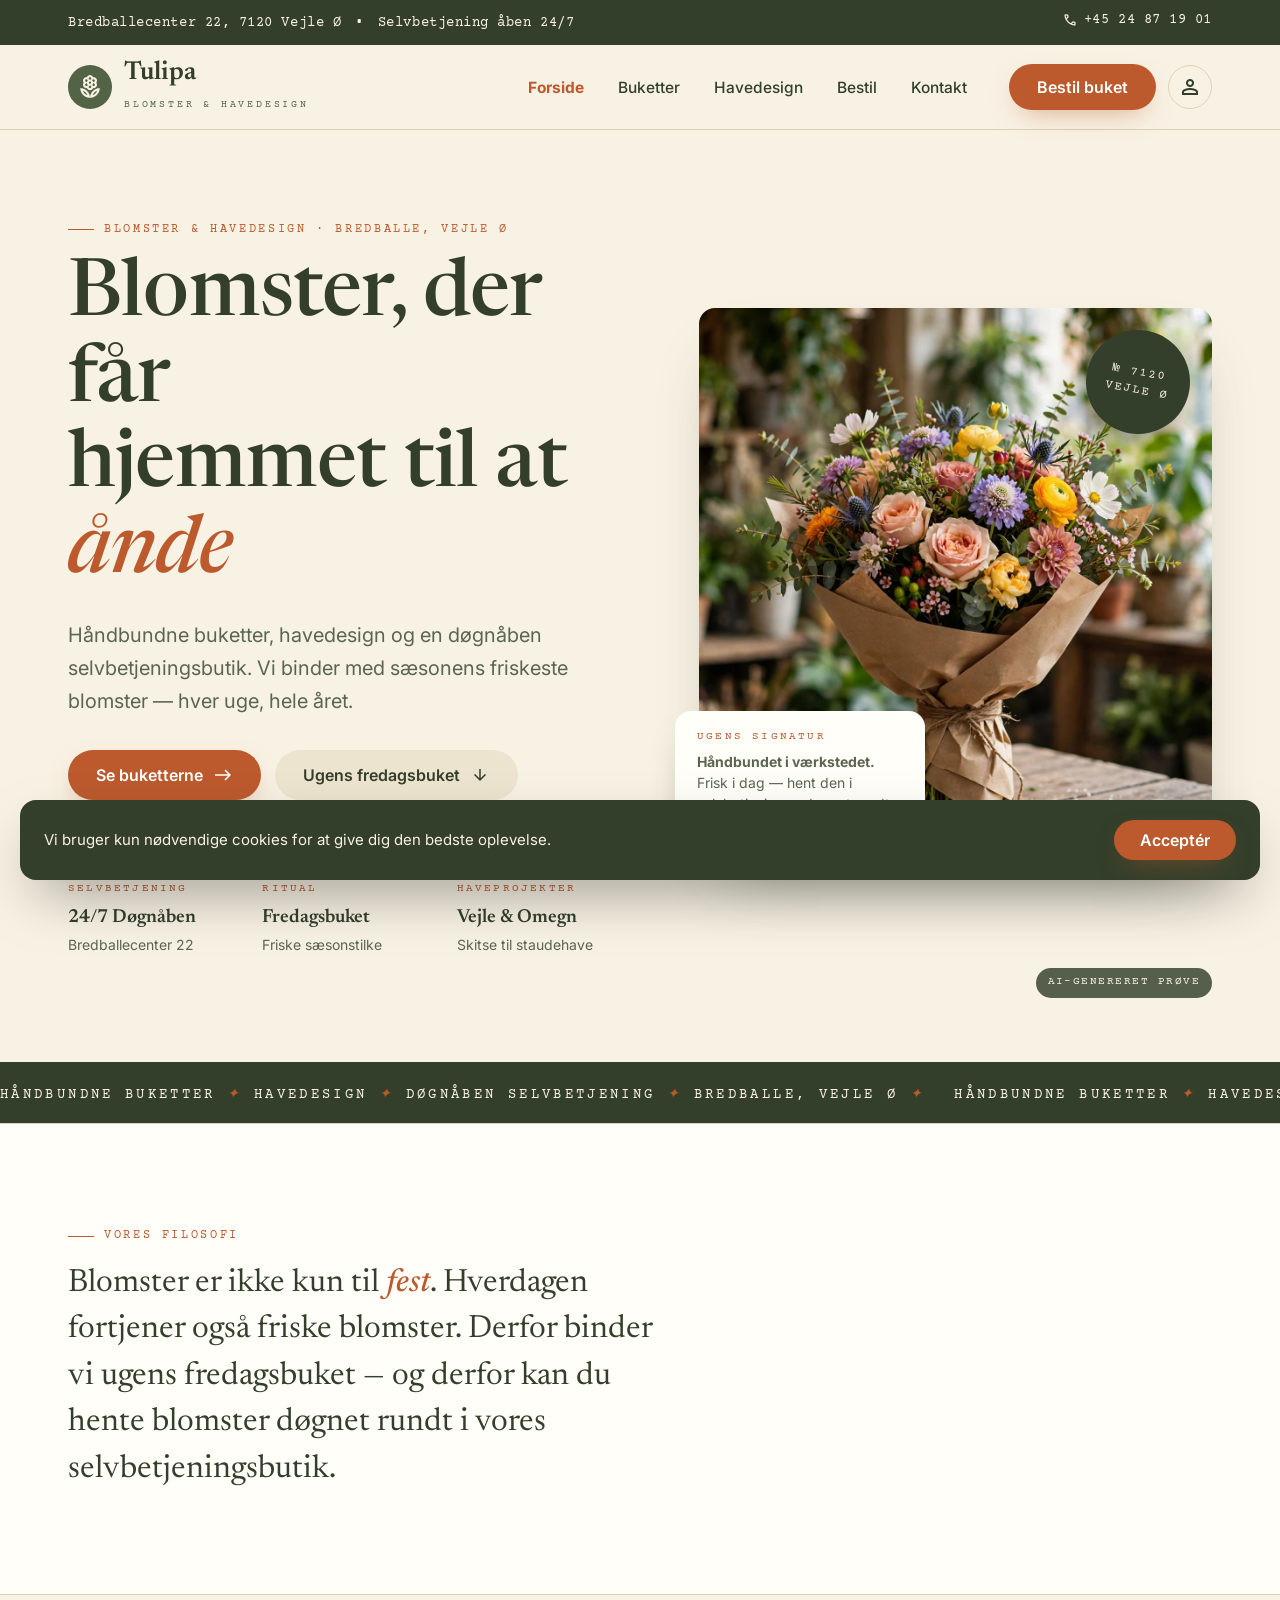
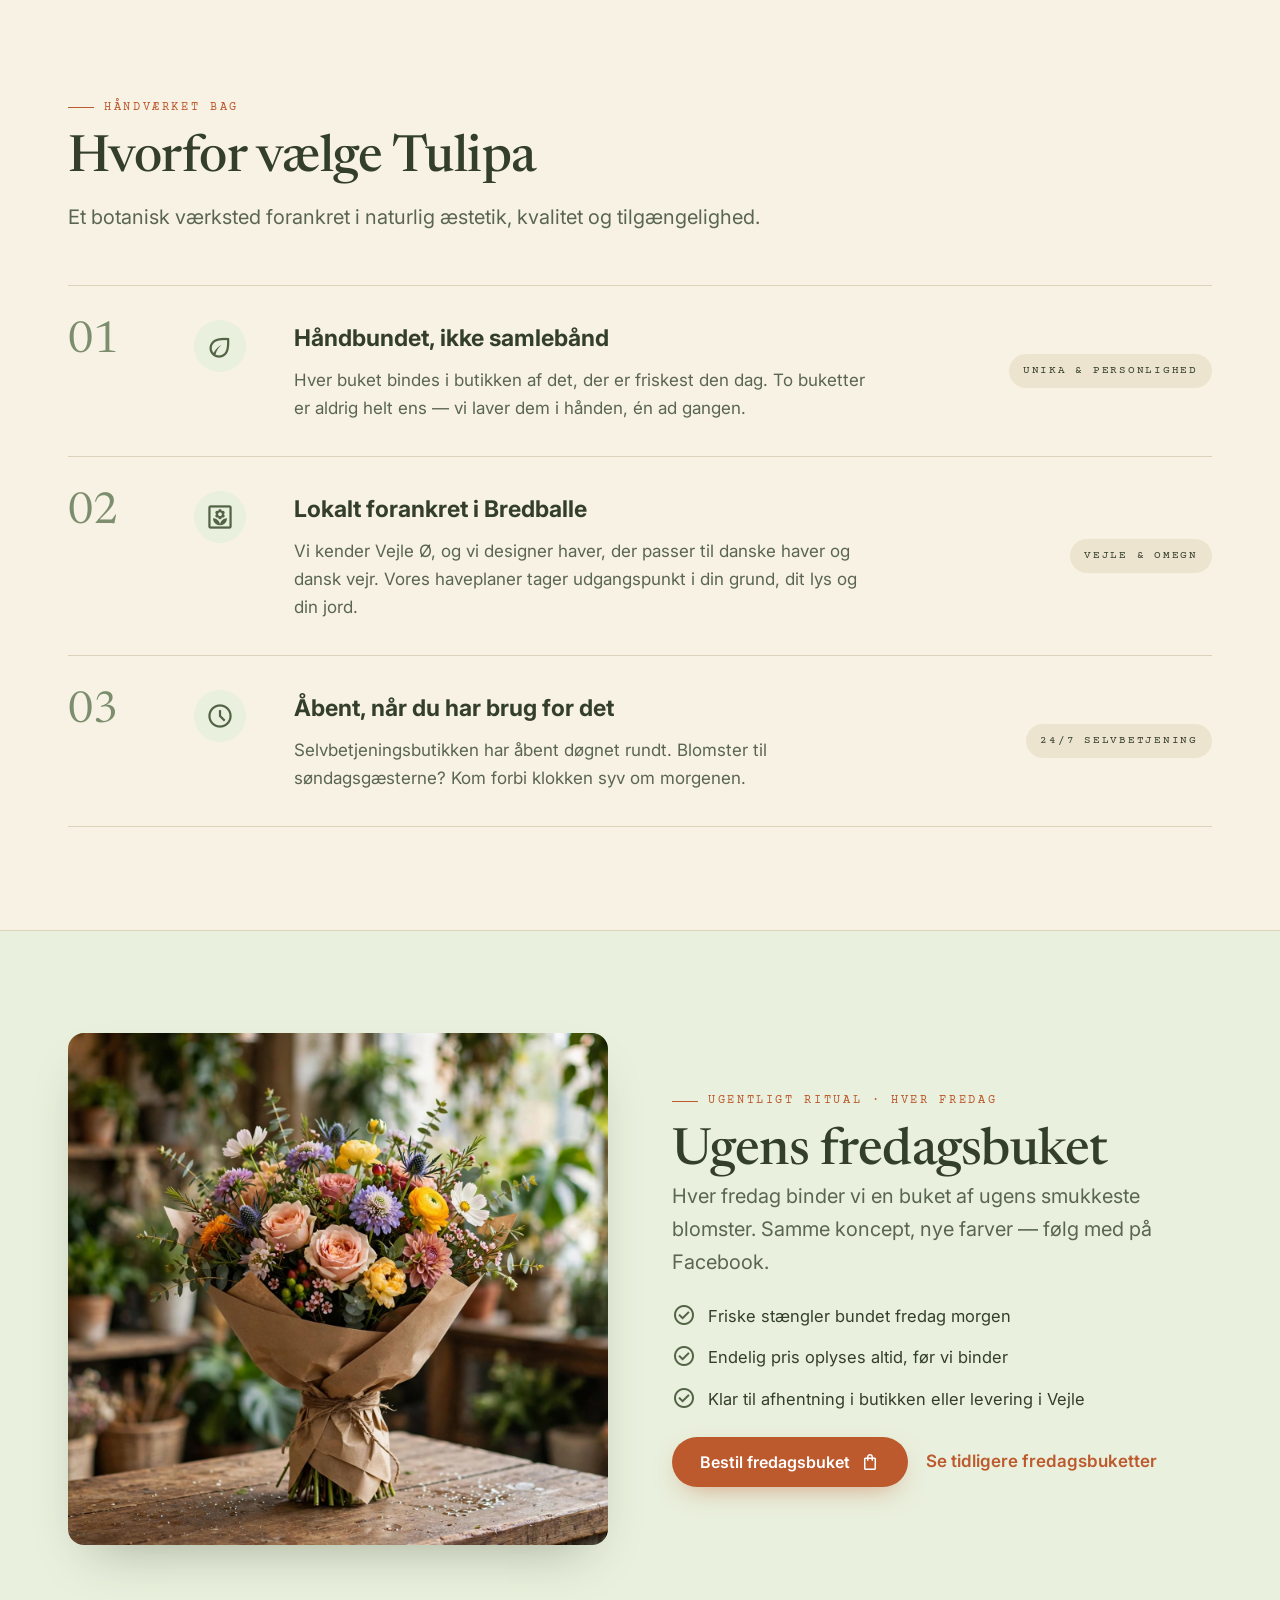
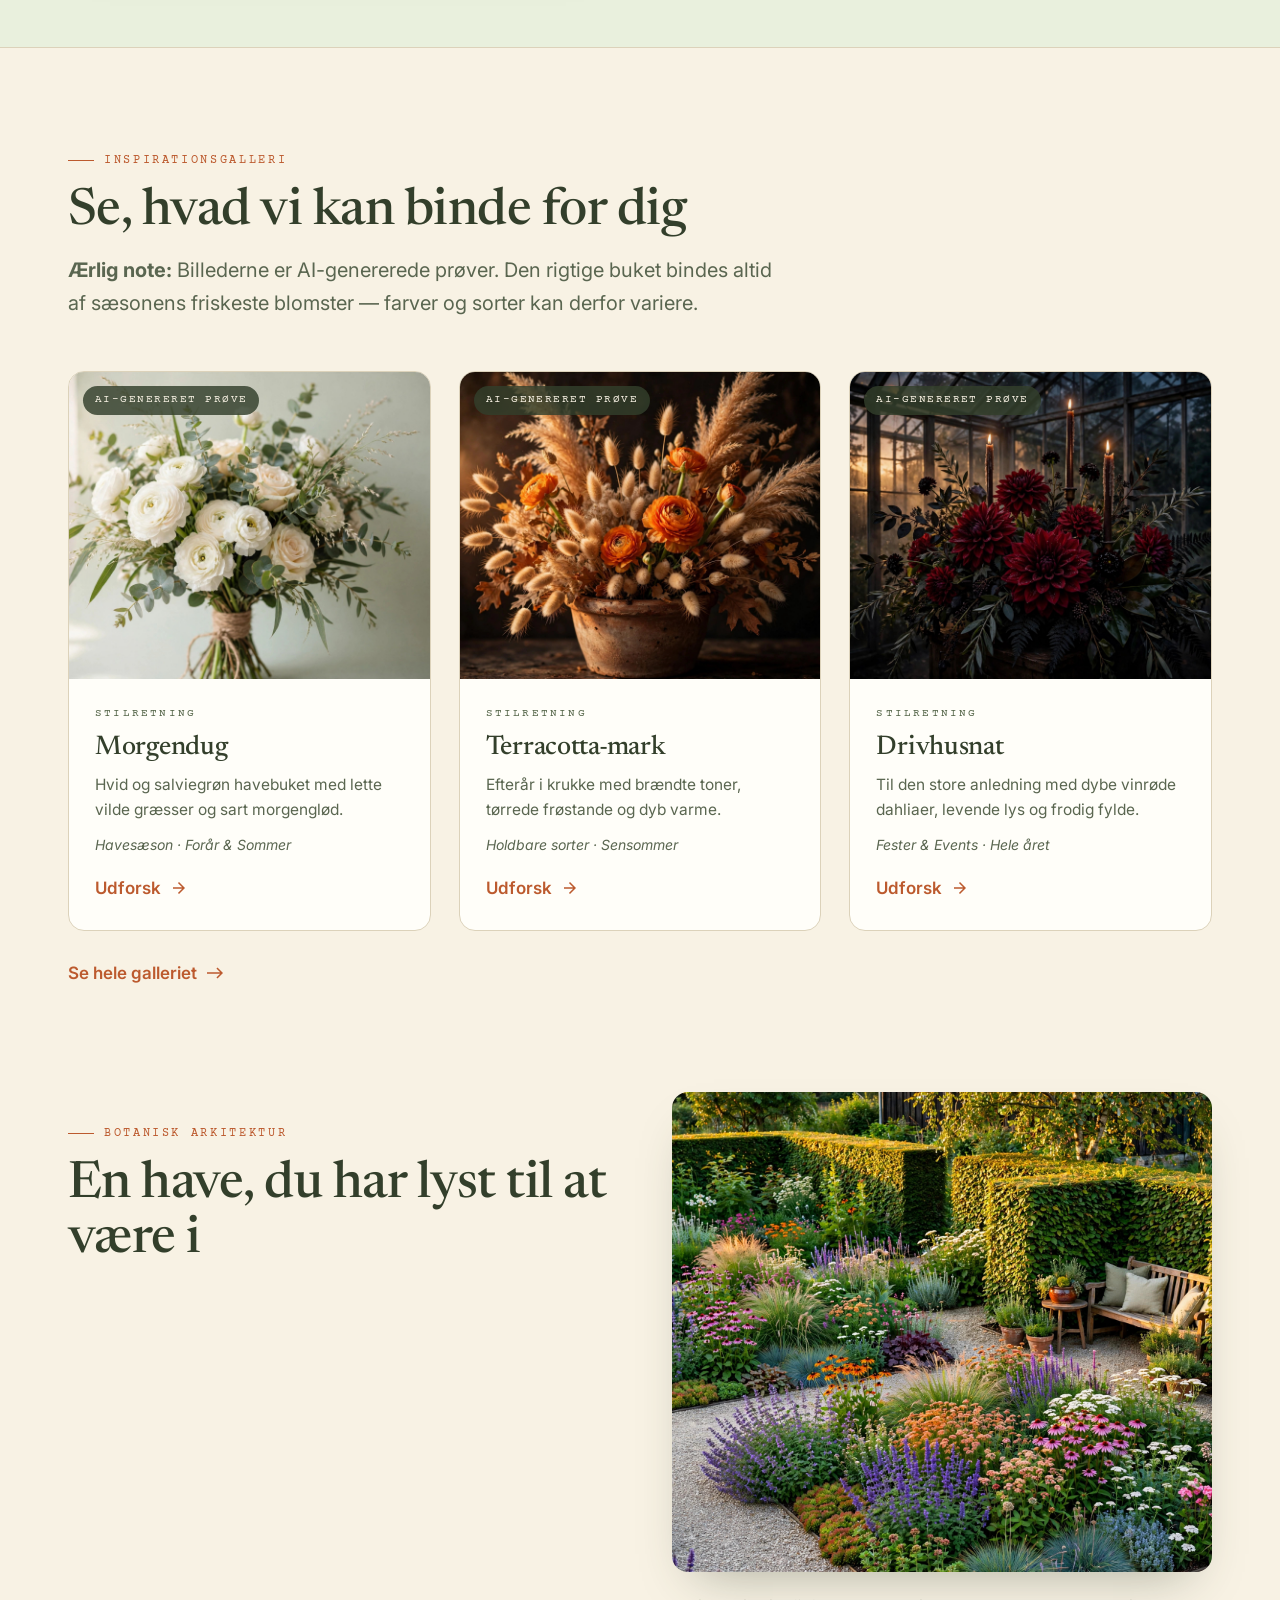
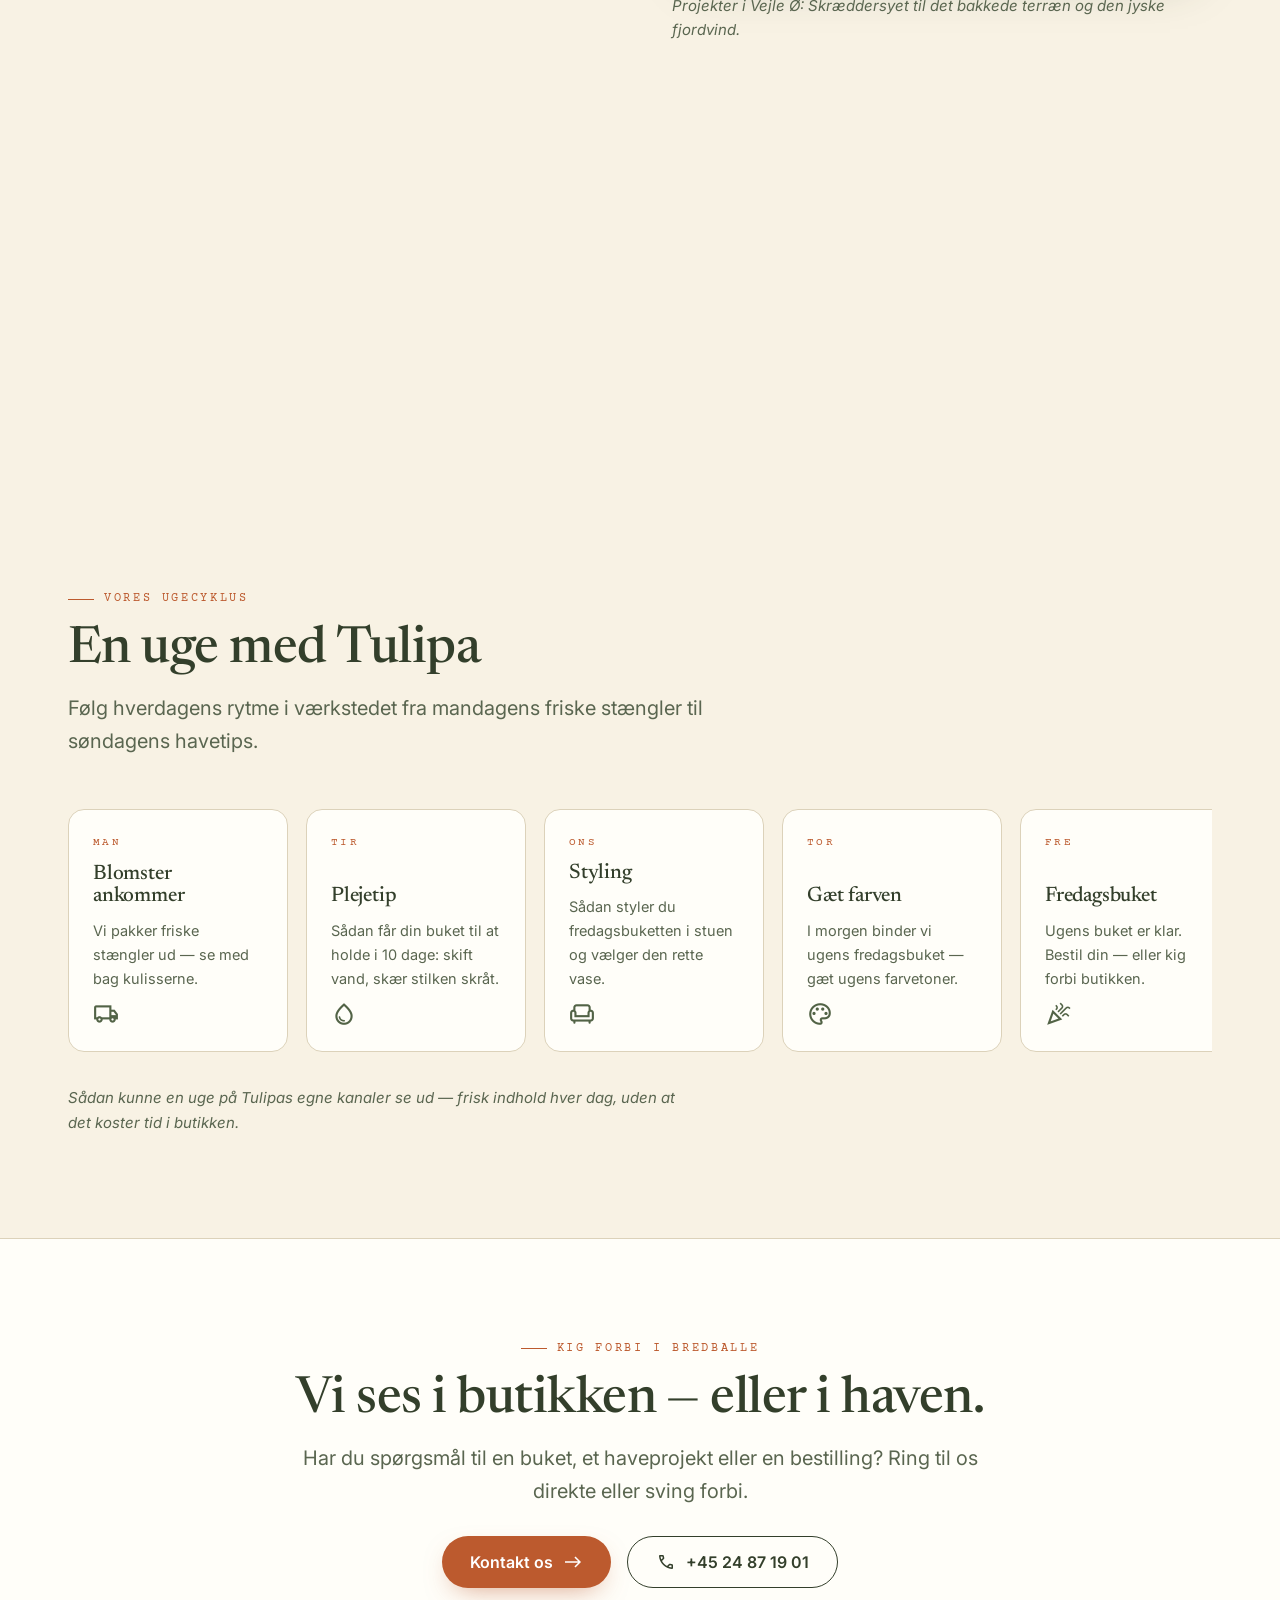
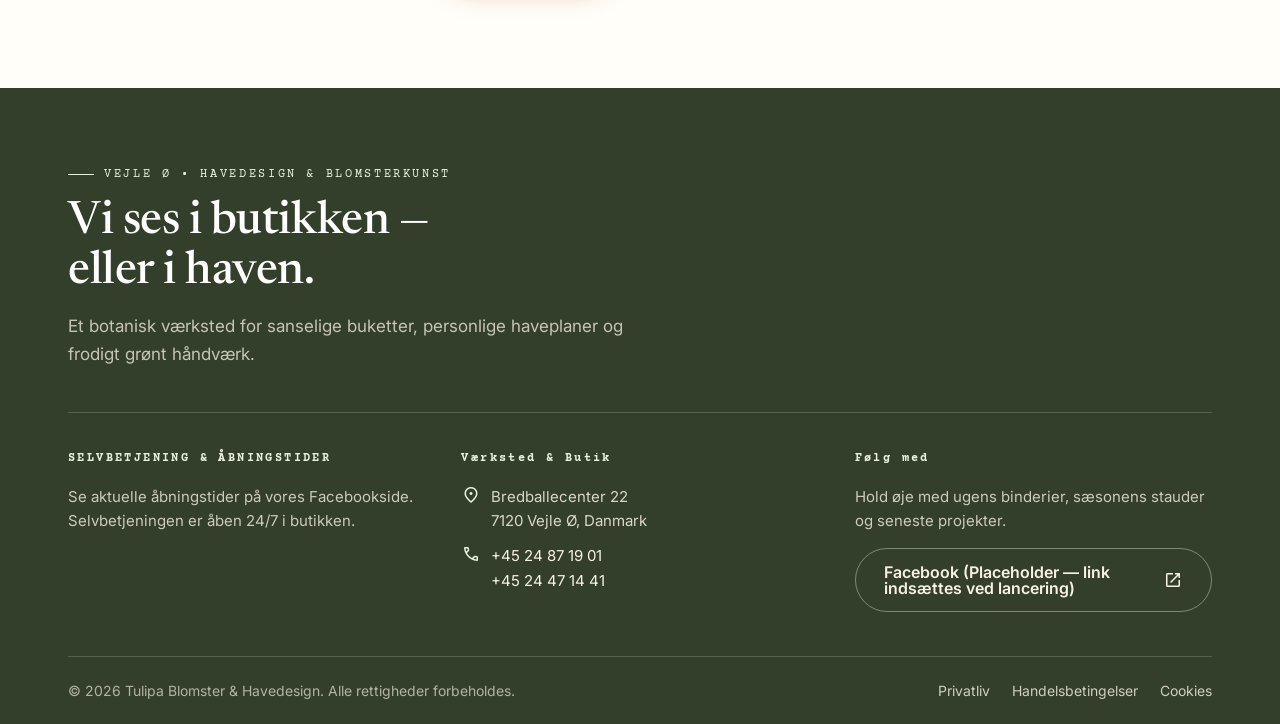
<file: index.html>
<!DOCTYPE html>
<html lang="da">
<head>
<meta charset="UTF-8">
<meta name="viewport" content="width=device-width, initial-scale=1.0">
<title>Forside | Tulipa Blomster &amp; Havedesign — Blomsterbutik i Vejle Ø</title>
<meta name="description" content="Håndbundne buketter, havedesign og døgnåben selvbetjeningsbutik i Bredballe, Vejle Ø. Ugens fredagsbuket bindes hver fredag.">
<link rel="preconnect" href="https://fonts.googleapis.com">
<link rel="preconnect" href="https://fonts.gstatic.com" crossorigin>
<link href="https://fonts.googleapis.com/css2?family=Newsreader:ital,opsz,wght@0,6..72,400..700;1,6..72,400..700&family=Inter:wght@400;500;600;700&family=Courier+Prime:wght@400;700&family=Material+Symbols+Outlined:opsz,wght,FILL,GRAD@24,400,0,0&display=swap" rel="stylesheet">
<link rel="stylesheet" href="assets/css/style.css">
</head>
<body data-page="forside">

<div class="topbar">
  <div class="wrap">
    <div class="left"><span data-addr></span><span aria-hidden="true">•</span><span>Selvbetjening åben 24/7</span></div>
    <div class="right"><a data-phone1 href="#"><span class="material-symbols-outlined" aria-hidden="true">call</span><span>+45 24 87 19 01</span></a></div>
  </div>
</div>

<header class="site-header">
  <div class="wrap">
    <a class="brand" href="index.html" aria-label="Tulipa Blomster og Havedesign – forside">
      <span class="brand-mark"><span class="material-symbols-outlined" aria-hidden="true">local_florist</span></span>
      <span><span class="brand-name">Tulipa</span><br><span class="brand-sub">BLOMSTER &amp; HAVEDESIGN</span></span>
    </a>
    <nav class="main-nav" aria-label="Hovedmenu">
      <a href="index.html" class="active" aria-current="page">Forside</a>
      <a href="buketter.html">Buketter</a>
      <a href="havedesign.html">Havedesign</a>
      <a href="bestil.html">Bestil</a>
      <a href="kontakt.html">Kontakt</a>
    </nav>
    <div class="header-cta">
      <a class="btn btn-primary" href="bestil.html">Bestil buket</a>
      <button class="account-btn" aria-label="Konto"><span class="material-symbols-outlined" aria-hidden="true">person</span></button>
      <button class="burger" aria-label="Åbn menu" aria-expanded="false"><span class="material-symbols-outlined" aria-hidden="true">menu</span></button>
    </div>
  </div>
</header>

<main>
<!-- ═══ HERO — Drivhuset ═══ -->
<section class="hero">
  <div class="wrap">
    <div class="hero-grid">
      <div class="hero-copy">
        <p class="eyebrow">BLOMSTER &amp; HAVEDESIGN · BREDBALLE, VEJLE Ø</p>
        <h1>
          <span class="mask-line"><span>Blomster, der får</span></span>
          <span class="mask-line"><span>hjemmet til at <em class="accent">ånde</em></span></span>
        </h1>
        <p class="lede">Håndbundne buketter, havedesign og en døgnåben selvbetjeningsbutik. Vi binder med sæsonens friskeste blomster — hver uge, hele året.</p>
        <div class="hero-ctas">
          <a class="btn btn-primary" href="buketter.html">Se buketterne <span class="material-symbols-outlined" aria-hidden="true">east</span></a>
          <a class="btn btn-ghost" href="#fredagsbuket">Ugens fredagsbuket <span class="material-symbols-outlined" aria-hidden="true">arrow_downward</span></a>
        </div>
        <div class="mini-features">
          <div class="mf reveal"><p class="t">SELVBETJENING</p><p class="h">24/7 Døgnåben</p><p class="s">Bredballecenter 22</p></div>
          <div class="mf reveal" style="--d:.12s"><p class="t">RITUAL</p><p class="h">Fredagsbuket</p><p class="s">Friske sæsonstilke</p></div>
          <div class="mf reveal" style="--d:.24s"><p class="t">HAVEPROJEKTER</p><p class="h">Vejle &amp; Omegn</p><p class="s">Skitse til staudehave</p></div>
        </div>
      </div>
      <figure class="hero-fig">
        <div class="hero-img-frame" data-parallax="0.06">
          <img src="assets/img/fredagsbuket.jpg" alt="Håndbundet fredagsbuket i naturpapir i butikken i Bredballe">
        </div>
        <div class="hero-stamp" aria-hidden="true">№ 7120<br>VEJLE Ø</div>
        <div class="hero-badge-card">
          <p class="sig">UGENS SIGNATUR</p>
          <p><strong>Håndbundet i værkstedet.</strong> Frisk i dag — hent den i selvbetjeningen døgnet rundt.</p>
        </div>
      </figure>
    </div>
    <div class="hero-ai-note"><span class="ai-tag">AI-genereret prøve</span></div>
  </div>
</section>

<!-- ═══ Ticker ═══ -->
<div class="ticker" aria-hidden="true">
  <div class="ticker-track">
    <span>HÅNDBUNDNE BUKETTER <i class="dot">✦</i> HAVEDESIGN <i class="dot">✦</i> DØGNÅBEN SELVBETJENING <i class="dot">✦</i> BREDBALLE, VEJLE Ø <i class="dot">✦</i>&nbsp;</span>
    <span>HÅNDBUNDNE BUKETTER <i class="dot">✦</i> HAVEDESIGN <i class="dot">✦</i> DØGNÅBEN SELVBETJENING <i class="dot">✦</i> BREDBALLE, VEJLE Ø <i class="dot">✦</i>&nbsp;</span>
  </div>
</div>

<!-- ═══ Filosofi ═══ -->
<section class="section filosofi">
  <div class="wrap">
    <p class="eyebrow reveal">VORES FILOSOFI</p>
    <p class="big reveal" style="--d:.1s">Blomster er ikke kun til <em class="accent">fest</em>. Hverdagen fortjener også friske blomster. Derfor binder vi ugens fredagsbuket — og derfor kan du hente blomster døgnet rundt i vores selvbetjeningsbutik.</p>
  </div>
</section>

<!-- ═══ Hvorfor Tulipa ═══ -->
<section class="section">
  <div class="wrap">
    <div class="section-head">
      <p class="eyebrow reveal">HÅNDVÆRKET BAG</p>
      <h2 class="reveal" style="--d:.08s">Hvorfor vælge Tulipa</h2>
      <p class="lede reveal" style="--d:.16s">Et botanisk værksted forankret i naturlig æstetik, kvalitet og tilgængelighed.</p>
    </div>
    <div class="num-rows">
      <div class="num-row reveal">
        <span class="n" aria-hidden="true">01</span>
        <span class="ic"><span class="material-symbols-outlined" aria-hidden="true">eco</span></span>
        <div class="txt"><h4>Håndbundet, ikke samlebånd</h4><p>Hver buket bindes i butikken af det, der er friskest den dag. To buketter er aldrig helt ens — vi laver dem i hånden, én ad gangen.</p></div>
        <span class="tag">UNIKA &amp; PERSONLIGHED</span>
      </div>
      <div class="num-row reveal">
        <span class="n" aria-hidden="true">02</span>
        <span class="ic"><span class="material-symbols-outlined" aria-hidden="true">yard</span></span>
        <div class="txt"><h4>Lokalt forankret i Bredballe</h4><p>Vi kender Vejle Ø, og vi designer haver, der passer til danske haver og dansk vejr. Vores haveplaner tager udgangspunkt i din grund, dit lys og din jord.</p></div>
        <span class="tag">VEJLE &amp; OMEGN</span>
      </div>
      <div class="num-row reveal">
        <span class="n" aria-hidden="true">03</span>
        <span class="ic"><span class="material-symbols-outlined" aria-hidden="true">schedule</span></span>
        <div class="txt"><h4>Åbent, når du har brug for det</h4><p>Selvbetjeningsbutikken har åbent døgnet rundt. Blomster til søndagsgæsterne? Kom forbi klokken syv om morgenen.</p></div>
        <span class="tag">24/7 SELVBETJENING</span>
      </div>
    </div>
  </div>
</section>

<!-- ═══ Ugens fredagsbuket ═══ -->
<section class="section fredag" id="fredagsbuket">
  <div class="wrap">
    <div class="fredag-grid">
      <div class="fredag-img reveal">
        <img src="assets/img/fredagsbuket.jpg" alt="Ugens Fredagsbuket – friske håndbundne blomster indpakket i brunt papir">
      </div>
      <div>
        <p class="eyebrow reveal">UGENTLIGT RITUAL · HVER FREDAG</p>
        <h2 class="reveal" style="--d:.08s">Ugens fredagsbuket</h2>
        <p class="lede reveal" style="--d:.14s">Hver fredag binder vi en buket af ugens smukkeste blomster. Samme koncept, nye farver — følg med på Facebook.</p>
        <ul class="checklist reveal" style="--d:.2s">
          <li><span class="material-symbols-outlined" aria-hidden="true">check_circle</span>Friske stængler bundet fredag morgen</li>
          <li><span class="material-symbols-outlined" aria-hidden="true">check_circle</span>Endelig pris oplyses altid, før vi binder</li>
          <li><span class="material-symbols-outlined" aria-hidden="true">check_circle</span>Klar til afhentning i butikken eller levering i Vejle</li>
        </ul>
        <div class="fredag-links reveal" style="--d:.26s">
          <a class="btn btn-primary" href="bestil.html">Bestil fredagsbuket <span class="material-symbols-outlined" aria-hidden="true">shopping_bag</span></a>
          <a class="text-link" href="buketter.html">Se tidligere fredagsbuketter</a>
        </div>
      </div>
    </div>
  </div>
</section>

<!-- ═══ AI-galleri teaser ═══ -->
<section class="section">
  <div class="wrap">
    <div class="section-head">
      <p class="eyebrow reveal">INSPIRATIONSGALLERI</p>
      <h2 class="reveal" style="--d:.08s">Se, hvad vi kan binde for dig</h2>
      <p class="lede reveal" style="--d:.14s"><strong>Ærlig note:</strong> Billederne er AI-genererede prøver. Den rigtige buket bindes altid af sæsonens friskeste blomster — farver og sorter kan derfor variere.</p>
    </div>
    <div class="bloom-grid">
      <article class="bloom-card reveal">
        <div class="imgwrap"><img src="assets/img/morgendug.jpg" alt="Morgendug — hvid og salviegrøn havebuket" loading="lazy"><span class="ai-tag">AI-genereret prøve</span></div>
        <div class="body">
          <p class="style-no">STILRETNING</p>
          <h3>Morgendug</h3>
          <p class="desc">Hvid og salviegrøn havebuket med lette vilde græsser og sart morgenglød.</p>
          <p class="cap">Havesæson · Forår &amp; Sommer</p>
          <p class="card-link"><a class="text-link" href="buketter.html">Udforsk <span class="material-symbols-outlined" aria-hidden="true">arrow_forward</span></a></p>
        </div>
      </article>
      <article class="bloom-card reveal" style="--d:.12s">
        <div class="imgwrap"><img src="assets/img/terracotta-mark.jpg" alt="Terracotta-mark — efterår i krukke" loading="lazy"><span class="ai-tag">AI-genereret prøve</span></div>
        <div class="body">
          <p class="style-no">STILRETNING</p>
          <h3>Terracotta-mark</h3>
          <p class="desc">Efterår i krukke med brændte toner, tørrede frøstande og dyb varme.</p>
          <p class="cap">Holdbare sorter · Sensommer</p>
          <p class="card-link"><a class="text-link" href="buketter.html">Udforsk <span class="material-symbols-outlined" aria-hidden="true">arrow_forward</span></a></p>
        </div>
      </article>
      <article class="bloom-card reveal" style="--d:.24s">
        <div class="imgwrap"><img src="assets/img/drivhusnat.jpg" alt="Drivhusnat — stor botanisk kreation til særlige anledninger i aftenlys" loading="lazy"><span class="ai-tag">AI-genereret prøve</span></div>
        <div class="body">
          <p class="style-no">STILRETNING</p>
          <h3>Drivhusnat</h3>
          <p class="desc">Til den store anledning med dybe vinrøde dahliaer, levende lys og frodig fylde.</p>
          <p class="cap">Fester &amp; Events · Hele året</p>
          <p class="card-link"><a class="text-link" href="buketter.html">Udforsk <span class="material-symbols-outlined" aria-hidden="true">arrow_forward</span></a></p>
        </div>
      </article>
    </div>
    <p style="margin-top:28px"><a class="text-link" href="buketter.html">Se hele galleriet <span class="material-symbols-outlined" aria-hidden="true">east</span></a></p>
  </div>
</section>

<!-- ═══ Havedesign teaser ═══ -->
<section class="section" style="padding-top:0">
  <div class="wrap">
    <div class="teaser-havedesign">
      <div>
        <p class="eyebrow reveal">BOTANISK ARKITEKTUR</p>
        <h2 class="reveal" style="--d:.08s">En have, du har lyst til at være i</h2>
        <p class="lede reveal" style="--d:.14s">Vi designer og beplanter haver i Vejle og omegn — fra den første skitse til de sidste stauder i jorden.</p>
        <div class="phase-list reveal" style="--d:.2s">
          <div class="phase"><p class="ph">FASE 1</p><div><p class="h">Havevandring &amp; skitse</p><p class="s">Vi mødes i din have og taler ønsker og jordbund.</p></div></div>
          <div class="phase"><p class="ph">FASE 2</p><div><p class="h">Planteplan &amp; stauder</p><p class="s">Holdbare sammensætninger der blomstrer i skift.</p></div></div>
        </div>
        <a class="text-link reveal" style="--d:.26s" href="havedesign.html">Læs om havedesign <span class="material-symbols-outlined" aria-hidden="true">nature_people</span></a>
      </div>
      <figure class="reveal" style="--d:.12s">
        <div class="imgwrap"><img src="assets/img/have-efter.jpg" alt="Botanisk havedesign og frodig haveindretning i aftenstemning" loading="lazy"></div>
        <figcaption class="week-note">Projekter i Vejle Ø: Skræddersyet til det bakkede terræn og den jyske fjordvind.</figcaption>
      </figure>
    </div>
  </div>
</section>

<!-- ═══ Døgnåben-blok ═══ -->
<section class="section" style="padding-top:0">
  <div class="wrap">
    <div class="panel-247 reveal">
      <span class="material-symbols-outlined big-icon" aria-hidden="true">storefront</span>
      <p class="eyebrow">ALTID ÅBEN · 24 TIMER I DØGNET</p>
      <h2>Blomster døgnet rundt</h2>
      <p>Vores selvbetjeningsbutik på Bredballecenter 22 har åbent 24/7. Friske buketter, når det passer dig — også søndag morgen.</p>
      <div class="meta">
        <div><span class="material-symbols-outlined" aria-hidden="true">pin_drop</span><span data-addr></span></div>
        <div><span class="material-symbols-outlined" aria-hidden="true">payments</span>MobilePay ved døren</div>
      </div>
    </div>
  </div>
</section>

<!-- ═══ En uge med Tulipa ═══ -->
<section class="section" style="padding-top:0">
  <div class="wrap">
    <div class="section-head">
      <p class="eyebrow reveal">VORES UGECYKLUS</p>
      <h2 class="reveal" style="--d:.08s">En uge med Tulipa</h2>
      <p class="lede reveal" style="--d:.14s">Følg hverdagens rytme i værkstedet fra mandagens friske stængler til søndagens havetips.</p>
    </div>
    <div class="week-strip">
      <article class="day-card reveal"><p class="d">MAN</p><h3>Blomster ankommer</h3><p>Vi pakker friske stængler ud — se med bag kulisserne.</p><span class="material-symbols-outlined" aria-hidden="true">local_shipping</span></article>
      <article class="day-card reveal" style="--d:.08s"><p class="d">TIR</p><h3>Plejetip</h3><p>Sådan får din buket til at holde i 10 dage: skift vand, skær stilken skråt.</p><span class="material-symbols-outlined" aria-hidden="true">water_drop</span></article>
      <article class="day-card reveal" style="--d:.16s"><p class="d">ONS</p><h3>Styling</h3><p>Sådan styler du fredagsbuketten i stuen og vælger den rette vase.</p><span class="material-symbols-outlined" aria-hidden="true">chair</span></article>
      <article class="day-card reveal" style="--d:.24s"><p class="d">TOR</p><h3>Gæt farven</h3><p>I morgen binder vi ugens fredagsbuket — gæt ugens farvetoner.</p><span class="material-symbols-outlined" aria-hidden="true">palette</span></article>
      <article class="day-card reveal" style="--d:.32s"><p class="d">FRE</p><h3>Fredagsbuket</h3><p>Ugens buket er klar. Bestil din — eller kig forbi butikken.</p><span class="material-symbols-outlined" aria-hidden="true">celebration</span></article>
      <article class="day-card reveal" style="--d:.4s"><p class="d">LØR</p><h3>Døgnet rundt</h3><p>Selvbetjeningen er åben 24/7. Blomster, når det passer dig.</p><span class="material-symbols-outlined" aria-hidden="true">lock_open</span></article>
      <article class="day-card reveal" style="--d:.48s"><p class="d">SØN</p><h3>Ugens have</h3><p>Havedesign-tip og før/efter fra en have i Vejle-området.</p><span class="material-symbols-outlined" aria-hidden="true">yard</span></article>
    </div>
    <p class="week-note reveal">Sådan kunne en uge på Tulipas egne kanaler se ud — frisk indhold hver dag, uden at det koster tid i butikken.</p>
  </div>
</section>

<!-- ═══ Kontakt-teaser ═══ -->
<section class="cta-band" style="background:var(--paper);border-top:1px solid var(--line)">
  <div class="wrap">
    <p class="eyebrow reveal" style="justify-content:center">KIG FORBI I BREDBALLE</p>
    <h2 class="reveal" style="--d:.08s">Vi ses i butikken — eller i haven.</h2>
    <p class="lede reveal" style="--d:.14s;margin:14px auto 0">Har du spørgsmål til en buket, et haveprojekt eller en bestilling? Ring til os direkte eller sving forbi.</p>
    <div class="btn-row reveal" style="--d:.2s">
      <a class="btn btn-primary" href="kontakt.html">Kontakt os <span class="material-symbols-outlined" aria-hidden="true">east</span></a>
      <a class="btn btn-outline" data-phone1 href="#"><span class="material-symbols-outlined" aria-hidden="true">call</span>+45 24 87 19 01</a>
    </div>
  </div>
</section>
</main>

<footer class="site-footer">
  <div class="wrap">
    <p class="eyebrow">VEJLE Ø • HAVEDESIGN &amp; BLOMSTERKUNST</p>
    <h3>Vi ses i butikken — eller i haven.</h3>
    <p class="f-lede">Et botanisk værksted for sanselige buketter, personlige haveplaner og frodigt grønt håndværk.</p>
    <div class="f-grid">
      <div>
        <h4>SELVBETJENING &amp; ÅBNINGSTIDER</h4>
        <p>Se aktuelle åbningstider på vores Facebookside. Selvbetjeningen er åben 24/7 i butikken.</p>
      </div>
      <div>
        <h4>Værksted &amp; Butik</h4>
        <p class="fline"><span class="material-symbols-outlined" aria-hidden="true">location_on</span><span>Bredballecenter 22<br>7120 Vejle Ø, Danmark</span></p>
        <p class="fline"><span class="material-symbols-outlined" aria-hidden="true">call</span><span><a data-phone1 href="#">+45 24 87 19 01</a><br><a data-phone2 href="#">+45 24 47 14 41</a></span></p>
      </div>
      <div>
        <h4>Følg med</h4>
        <p>Hold øje med ugens binderier, sæsonens stauder og seneste projekter.</p>
        <a class="btn btn-fb" href="#" aria-disabled="true" title="Link indsættes ved lancering">Facebook (Placeholder — link indsættes ved lancering) <span class="material-symbols-outlined" aria-hidden="true">open_in_new</span></a>
      </div>
    </div>
    <div class="f-bottom">
      <span>© <span data-year>2025</span> <span data-brand>Tulipa Blomster &amp; Havedesign</span>. Alle rettigheder forbeholdes.</span>
      <nav class="legal" aria-label="Juridisk">
        <a href="privatliv.html">Privatliv</a>
        <a href="handelsbetingelser.html">Handelsbetingelser</a>
        <a href="cookies.html">Cookies</a>
      </nav>
    </div>
  </div>
</footer>

<div class="cookie-banner" id="cookie-banner" role="dialog" aria-label="Cookies">
  <p>Vi bruger kun nødvendige cookies for at give dig den bedste oplevelse.</p>
  <button class="btn btn-primary" id="cookie-accept">Acceptér</button>
</div>

<script src="assets/js/main.js"></script>
</body>
</html>
</file>
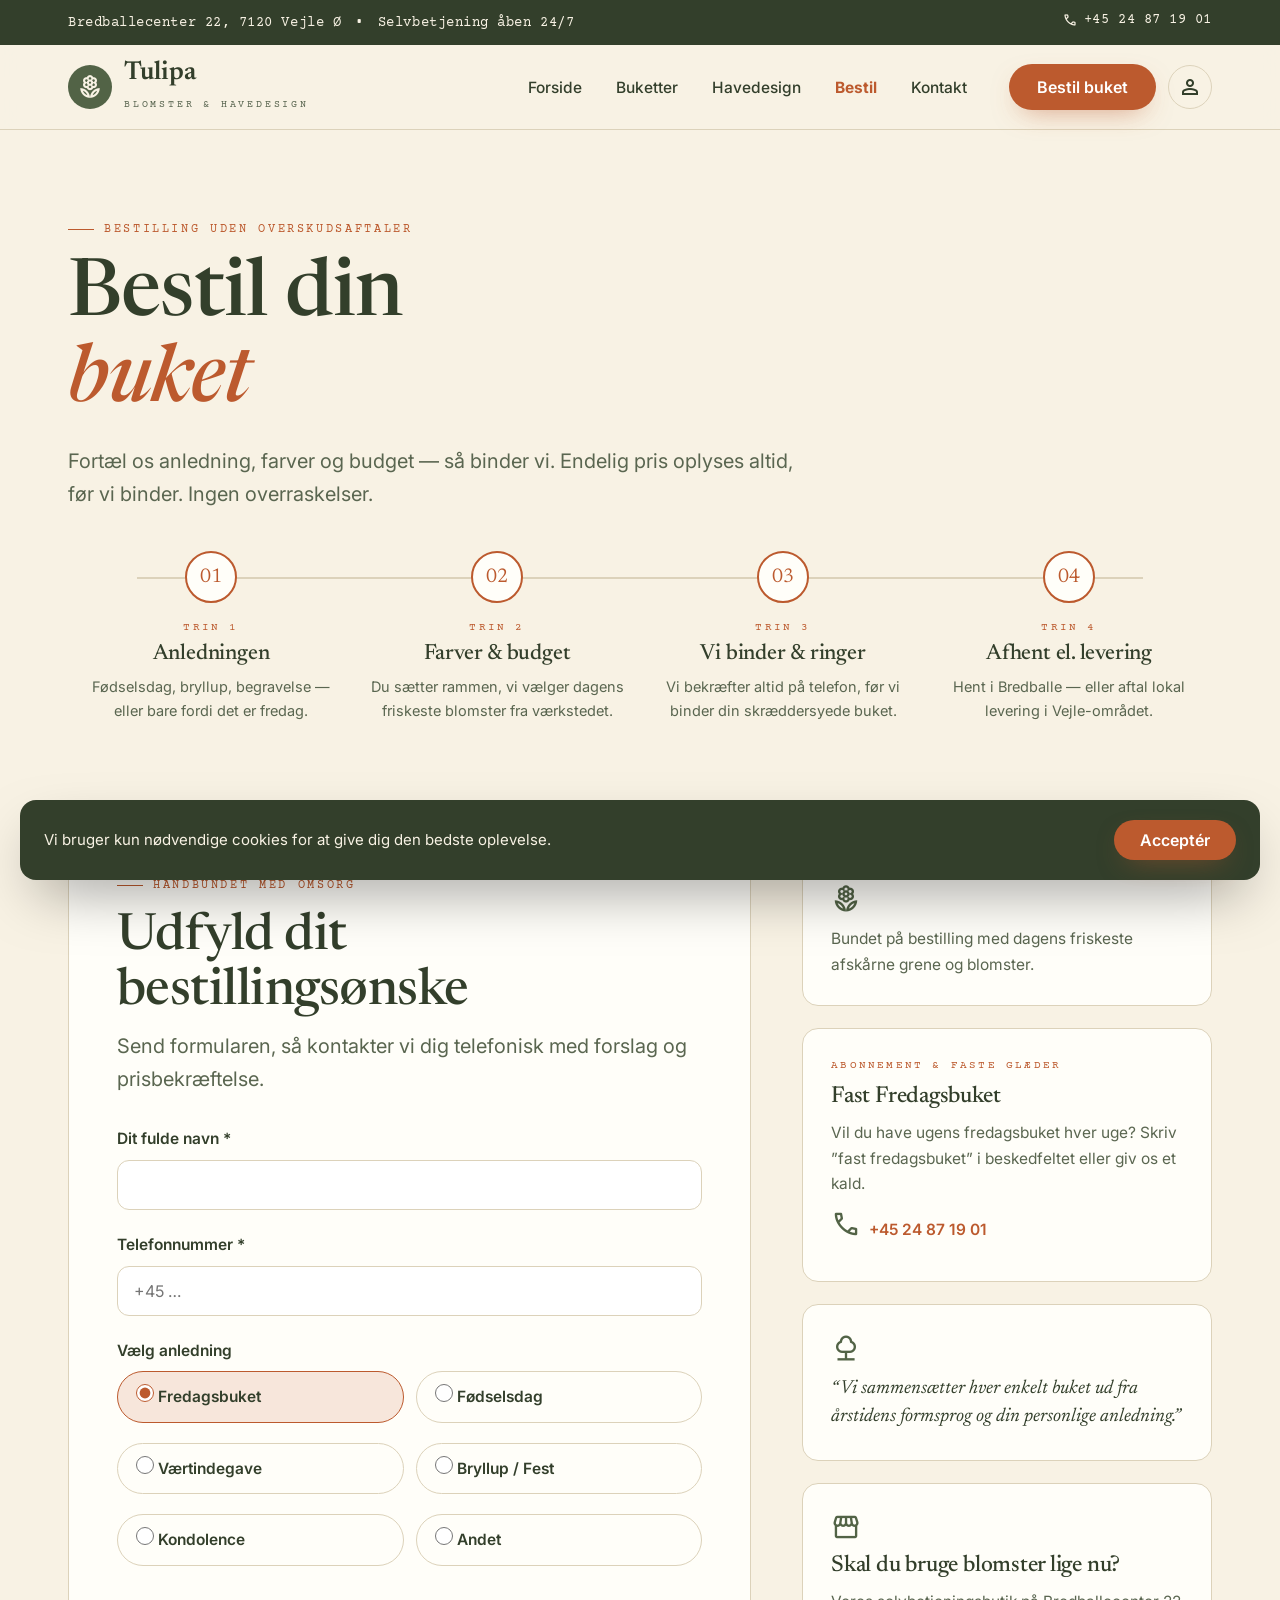
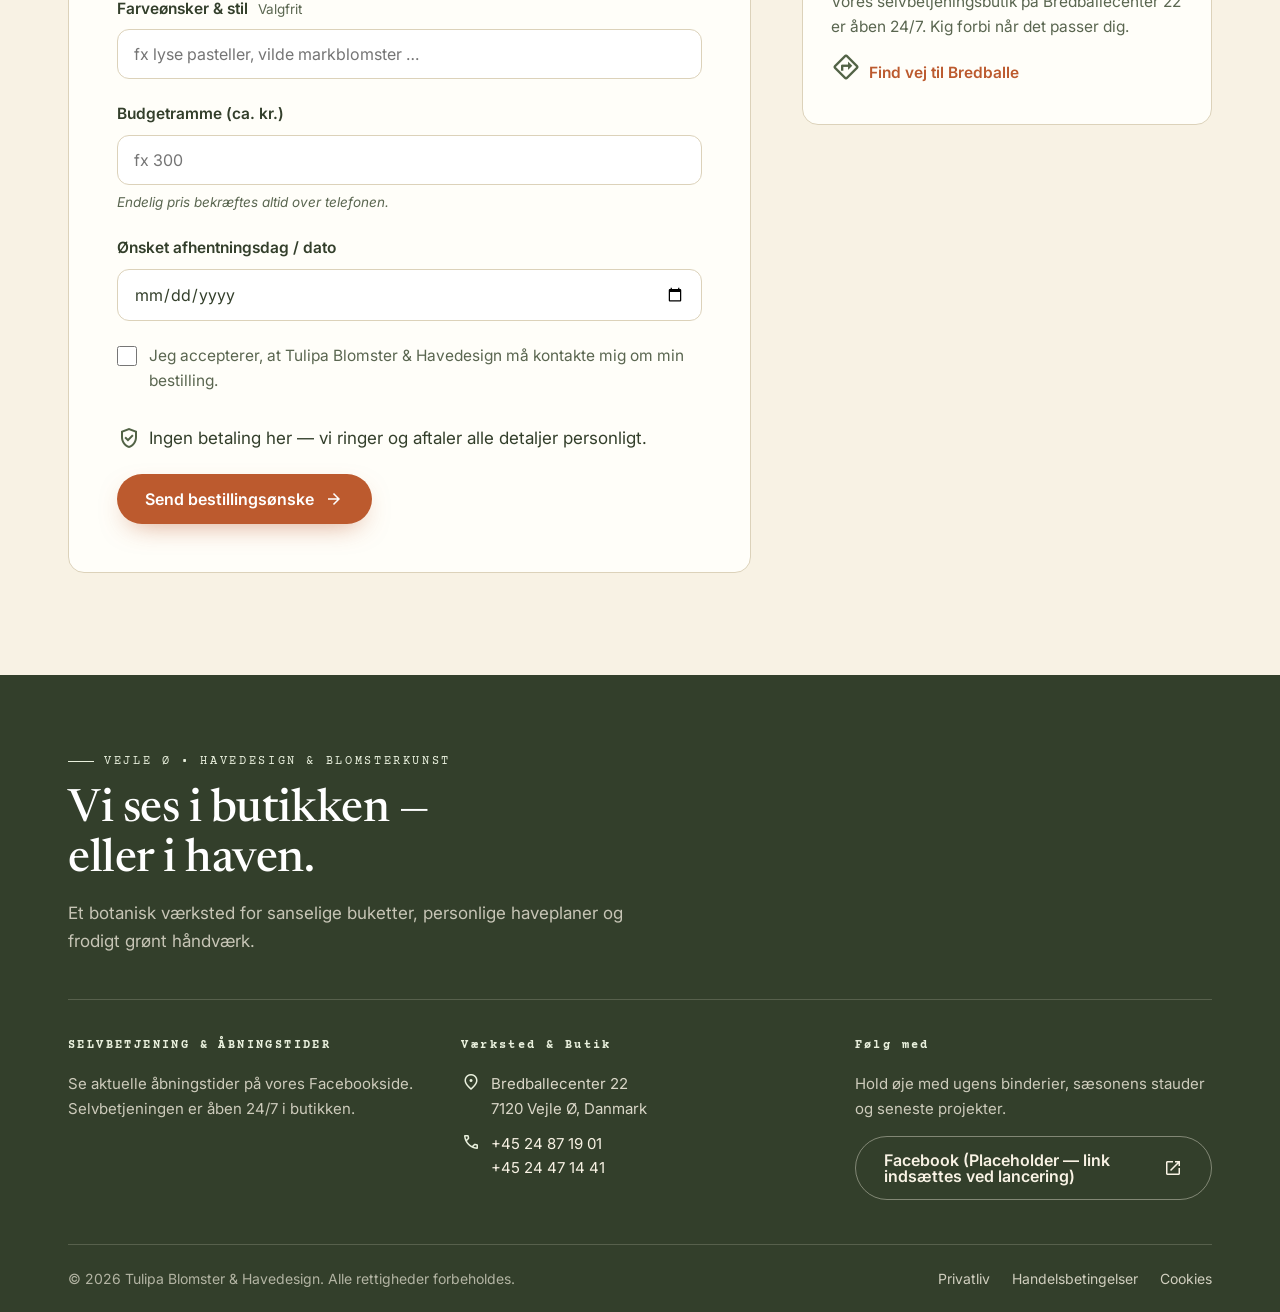
<file: bestil.html>
<!DOCTYPE html>
<html lang="da">
<head>
<meta charset="UTF-8">
<meta name="viewport" content="width=device-width, initial-scale=1.0">
<title>Bestil | Tulipa Blomster &amp; Havedesign — Bestil buket i Vejle Ø</title>
<meta name="description" content="Bestil din håndbundne buket hos Tulipa i Bredballe, Vejle Ø. Fortæl os anledning, farver og budget — endelig pris oplyses altid, før vi binder.">
<link rel="preconnect" href="https://fonts.googleapis.com">
<link rel="preconnect" href="https://fonts.gstatic.com" crossorigin>
<link href="https://fonts.googleapis.com/css2?family=Newsreader:ital,opsz,wght@0,6..72,400..700;1,6..72,400..700&family=Inter:wght@400;500;600;700&family=Courier+Prime:wght@400;700&family=Material+Symbols+Outlined:opsz,wght,FILL,GRAD@24,400,0,0&display=swap" rel="stylesheet">
<link rel="stylesheet" href="assets/css/style.css">
</head>
<body data-page="bestil">

<div class="topbar">
  <div class="wrap">
    <div class="left"><span data-addr></span><span aria-hidden="true">•</span><span>Selvbetjening åben 24/7</span></div>
    <div class="right"><a data-phone1 href="#"><span class="material-symbols-outlined" aria-hidden="true">call</span><span>+45 24 87 19 01</span></a></div>
  </div>
</div>

<header class="site-header">
  <div class="wrap">
    <a class="brand" href="index.html" aria-label="Tulipa Blomster og Havedesign – forside">
      <span class="brand-mark"><span class="material-symbols-outlined" aria-hidden="true">local_florist</span></span>
      <span><span class="brand-name">Tulipa</span><br><span class="brand-sub">BLOMSTER &amp; HAVEDESIGN</span></span>
    </a>
    <nav class="main-nav" aria-label="Hovedmenu">
      <a href="index.html">Forside</a>
      <a href="buketter.html">Buketter</a>
      <a href="havedesign.html">Havedesign</a>
      <a href="bestil.html" class="active" aria-current="page">Bestil</a>
      <a href="kontakt.html">Kontakt</a>
    </nav>
    <div class="header-cta">
      <a class="btn btn-primary" href="bestil.html">Bestil buket</a>
      <button class="account-btn" aria-label="Konto"><span class="material-symbols-outlined" aria-hidden="true">person</span></button>
      <button class="burger" aria-label="Åbn menu" aria-expanded="false"><span class="material-symbols-outlined" aria-hidden="true">menu</span></button>
    </div>
  </div>
</header>

<main>
<section class="hero">
  <div class="wrap">
    <p class="eyebrow">BESTILLING UDEN OVERSKUDSAFTALER</p>
    <h1>
      <span class="mask-line"><span>Bestil din</span></span>
      <span class="mask-line"><span><em class="accent">buket</em></span></span>
    </h1>
    <p class="lede" style="margin-top:20px">Fortæl os anledning, farver og budget — så binder vi. Endelig pris oplyses altid, før vi binder. Ingen overraskelser.</p>

    <div class="stepper">
      <div class="stp reveal"><div class="dot" aria-hidden="true">01</div><p class="k">TRIN 1</p><h2>Anledningen</h2><p>Fødselsdag, bryllup, begravelse — eller bare fordi det er fredag.</p></div>
      <div class="stp reveal" style="--d:.1s"><div class="dot" aria-hidden="true">02</div><p class="k">TRIN 2</p><h2>Farver &amp; budget</h2><p>Du sætter rammen, vi vælger dagens friskeste blomster fra værkstedet.</p></div>
      <div class="stp reveal" style="--d:.2s"><div class="dot" aria-hidden="true">03</div><p class="k">TRIN 3</p><h2>Vi binder &amp; ringer</h2><p>Vi bekræfter altid på telefon, før vi binder din skræddersyede buket.</p></div>
      <div class="stp reveal" style="--d:.3s"><div class="dot" aria-hidden="true">04</div><p class="k">TRIN 4</p><h2>Afhent el. levering</h2><p>Hent i Bredballe — eller aftal lokal levering i Vejle-området.</p></div>
    </div>
  </div>
</section>

<section class="section" style="padding-top:0">
  <div class="wrap">
    <div class="form-layout">
      <div class="form-card reveal">
        <p class="eyebrow">HÅNDBUNDET MED OMSORG</p>
        <h2>Udfyld dit bestillingsønske</h2>
        <p class="lede">Send formularen, så kontakter vi dig telefonisk med forslag og prisbekræftelse.</p>
        <form data-validate novalidate>
          <div class="field">
            <label for="b-navn">Dit fulde navn *</label>
            <input type="text" id="b-navn" name="navn" data-required autocomplete="name">
            <p class="err">Udfyld dit navn.</p>
          </div>
          <div class="field">
            <label for="b-tel">Telefonnummer *</label>
            <input type="tel" id="b-tel" name="telefon" data-required autocomplete="tel" placeholder="+45 …">
            <p class="err">Udfyld et gyldigt telefonnummer (mindst 8 cifre).</p>
          </div>
          <div class="field">
            <label id="b-anl-label">Vælg anledning</label>
            <div class="radio-group" role="radiogroup" aria-labelledby="b-anl-label">
              <label class="radio-pill"><input type="radio" name="anledning" value="fredagsbuket" checked> Fredagsbuket</label>
              <label class="radio-pill"><input type="radio" name="anledning" value="foedselsdag"> Fødselsdag</label>
              <label class="radio-pill"><input type="radio" name="anledning" value="vaertindegave"> Værtindegave</label>
              <label class="radio-pill"><input type="radio" name="anledning" value="bryllup"> Bryllup / Fest</label>
              <label class="radio-pill"><input type="radio" name="anledning" value="kondolence"> Kondolence</label>
              <label class="radio-pill"><input type="radio" name="anledning" value="andet"> Andet</label>
            </div>
          </div>
          <div class="field">
            <label for="b-farver">Farveønsker &amp; stil <span class="opt">Valgfrit</span></label>
            <input type="text" id="b-farver" name="farver" placeholder="fx lyse pasteller, vilde markblomster …">
          </div>
          <div class="field">
            <label for="b-budget">Budgetramme (ca. kr.)</label>
            <input type="text" id="b-budget" name="budget" inputmode="numeric" placeholder="fx 300">
            <p class="hint">Endelig pris bekræftes altid over telefonen.</p>
          </div>
          <div class="field">
            <label for="b-dato">Ønsket afhentningsdag / dato</label>
            <input type="date" id="b-dato" name="dato">
          </div>
          <div class="field consent">
            <input type="checkbox" id="b-samtykke" data-required>
            <label for="b-samtykke" style="font-weight:400">Jeg accepterer, at <span data-brand>Tulipa Blomster &amp; Havedesign</span> må kontakte mig om min bestilling.</label>
            <p class="err" style="flex-basis:100%">Du skal acceptere, før vi kan behandle din bestilling.</p>
          </div>
          <p class="field hint" style="display:flex;gap:8px;align-items:center"><span class="material-symbols-outlined" aria-hidden="true" style="color:var(--sage-deep)">verified_user</span>Ingen betaling her — vi ringer og aftaler alle detaljer personligt.</p>
          <button class="btn btn-primary" type="submit">Send bestillingsønske <span class="material-symbols-outlined" aria-hidden="true">arrow_forward</span></button>
        </form>
        <div class="form-success" role="status">
          <h3>Tak for dit bestillingsønske!</h3>
          <p>Vi kontakter dig telefonisk med forslag og prisbekræftelse, før vi binder. Demo-formular — ingen data er sendt.</p>
        </div>
      </div>

      <aside class="side-col">
        <div class="side-card reveal">
          <p class="k">HÅNDVÆRK &amp; NATUR</p>
          <span class="material-symbols-outlined" aria-hidden="true">local_florist</span>
          <p>Bundet på bestilling med dagens friskeste afskårne grene og blomster.</p>
        </div>
        <div class="side-card reveal" style="--d:.1s">
          <p class="k">ABONNEMENT &amp; FASTE GLÆDER</p>
          <h3>Fast Fredagsbuket</h3>
          <p>Vil du have ugens fredagsbuket hver uge? Skriv ”fast fredagsbuket” i beskedfeltet eller giv os et kald.</p>
          <p style="margin-top:12px"><a class="text-link" data-phone1 href="#"><span class="material-symbols-outlined" aria-hidden="true">phone</span>+45 24 87 19 01</a></p>
        </div>
        <div class="side-card reveal" style="--d:.2s">
          <span class="material-symbols-outlined" aria-hidden="true">nature</span>
          <blockquote>“Vi sammensætter hver enkelt buket ud fra årstidens formsprog og din personlige anledning.”</blockquote>
        </div>
        <div class="side-card reveal" style="--d:.3s">
          <span class="material-symbols-outlined" aria-hidden="true">storefront</span>
          <h3>Skal du bruge blomster lige nu?</h3>
          <p>Vores selvbetjeningsbutik på Bredballecenter 22 er åben 24/7. Kig forbi når det passer dig.</p>
          <p style="margin-top:12px"><a class="text-link" href="kontakt.html"><span class="material-symbols-outlined" aria-hidden="true">directions</span>Find vej til Bredballe</a></p>
        </div>
      </aside>
    </div>
  </div>
</section>
</main>

<footer class="site-footer">
  <div class="wrap">
    <p class="eyebrow">VEJLE Ø • HAVEDESIGN &amp; BLOMSTERKUNST</p>
    <h3>Vi ses i butikken — eller i haven.</h3>
    <p class="f-lede">Et botanisk værksted for sanselige buketter, personlige haveplaner og frodigt grønt håndværk.</p>
    <div class="f-grid">
      <div>
        <h4>SELVBETJENING &amp; ÅBNINGSTIDER</h4>
        <p>Se aktuelle åbningstider på vores Facebookside. Selvbetjeningen er åben 24/7 i butikken.</p>
      </div>
      <div>
        <h4>Værksted &amp; Butik</h4>
        <p class="fline"><span class="material-symbols-outlined" aria-hidden="true">location_on</span><span>Bredballecenter 22<br>7120 Vejle Ø, Danmark</span></p>
        <p class="fline"><span class="material-symbols-outlined" aria-hidden="true">call</span><span><a data-phone1 href="#">+45 24 87 19 01</a><br><a data-phone2 href="#">+45 24 47 14 41</a></span></p>
      </div>
      <div>
        <h4>Følg med</h4>
        <p>Hold øje med ugens binderier, sæsonens stauder og seneste projekter.</p>
        <a class="btn btn-fb" href="#" aria-disabled="true" title="Link indsættes ved lancering">Facebook (Placeholder — link indsættes ved lancering) <span class="material-symbols-outlined" aria-hidden="true">open_in_new</span></a>
      </div>
    </div>
    <div class="f-bottom">
      <span>© <span data-year>2025</span> <span data-brand>Tulipa Blomster &amp; Havedesign</span>. Alle rettigheder forbeholdes.</span>
      <nav class="legal" aria-label="Juridisk">
        <a href="privatliv.html">Privatliv</a>
        <a href="handelsbetingelser.html">Handelsbetingelser</a>
        <a href="cookies.html">Cookies</a>
      </nav>
    </div>
  </div>
</footer>

<div class="cookie-banner" id="cookie-banner" role="dialog" aria-label="Cookies">
  <p>Vi bruger kun nødvendige cookies for at give dig den bedste oplevelse.</p>
  <button class="btn btn-primary" id="cookie-accept">Acceptér</button>
</div>

<script src="assets/js/main.js"></script>
</body>
</html>
</file>
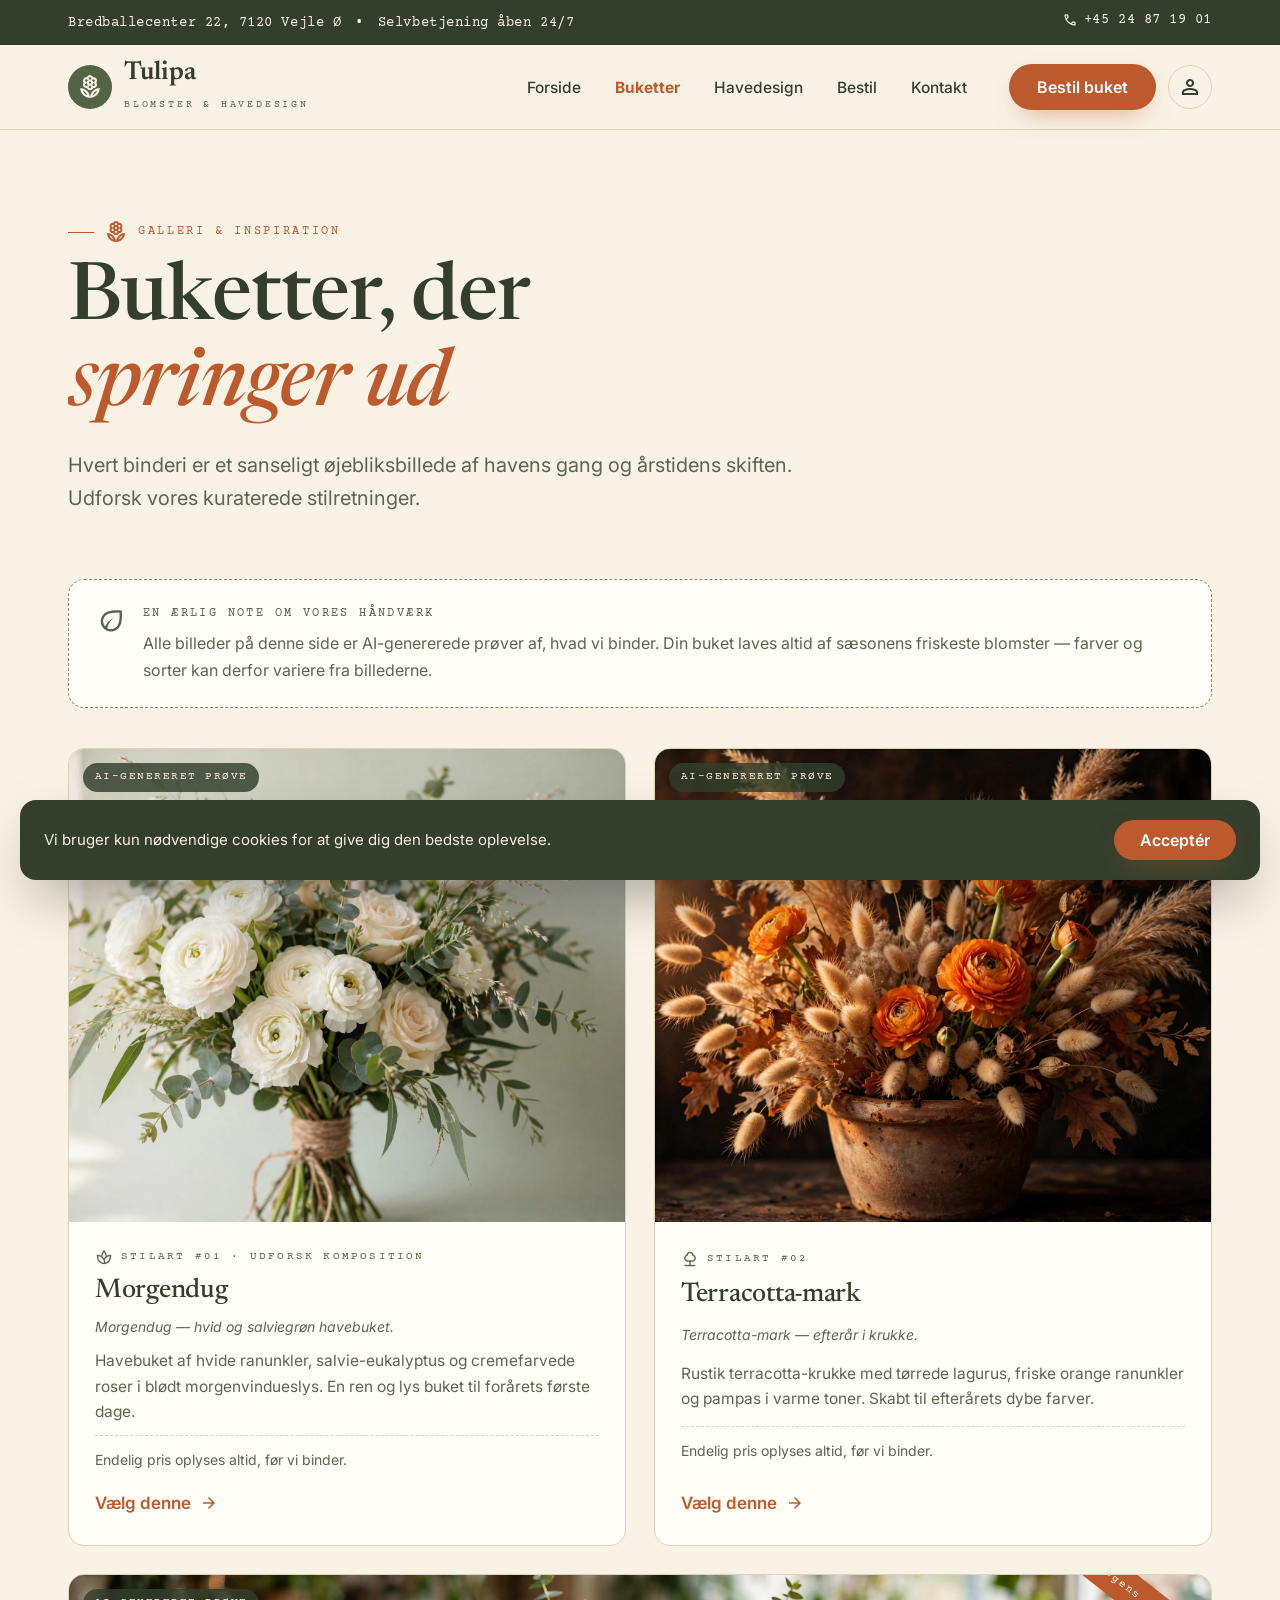
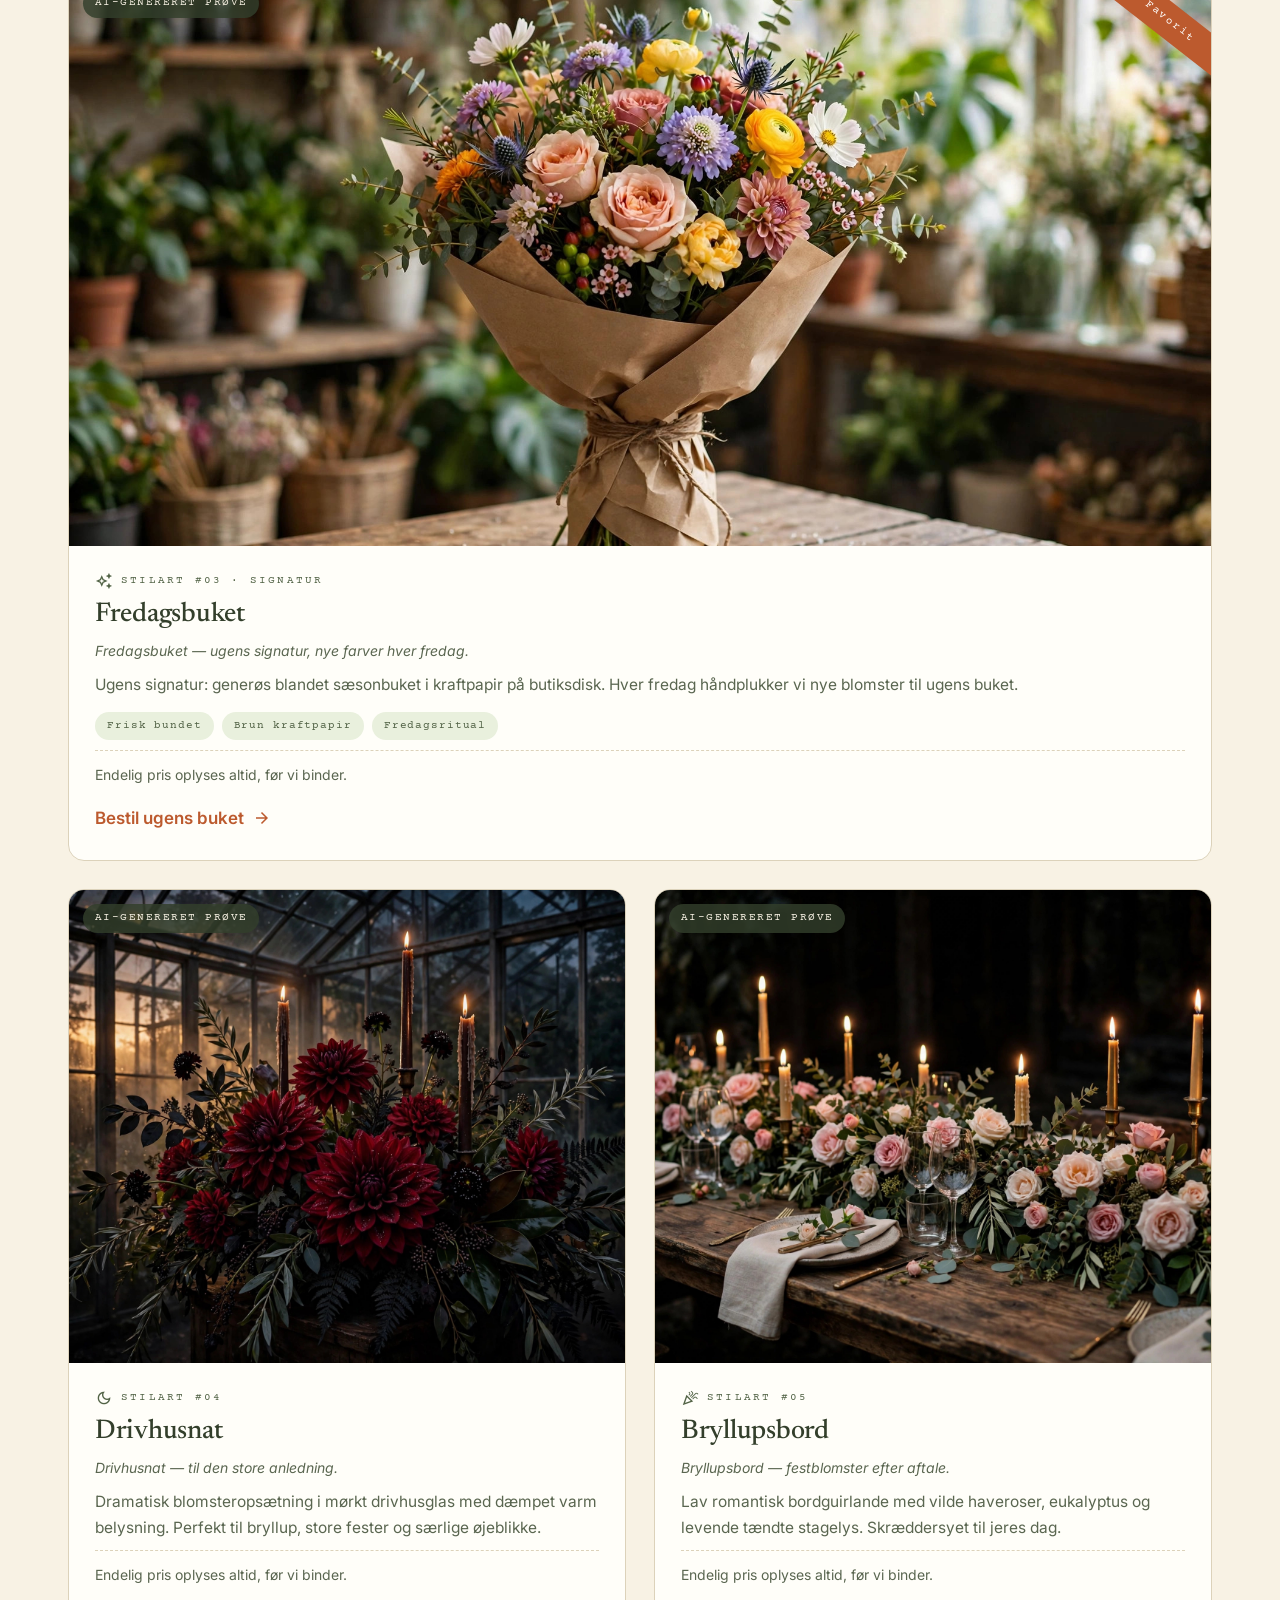
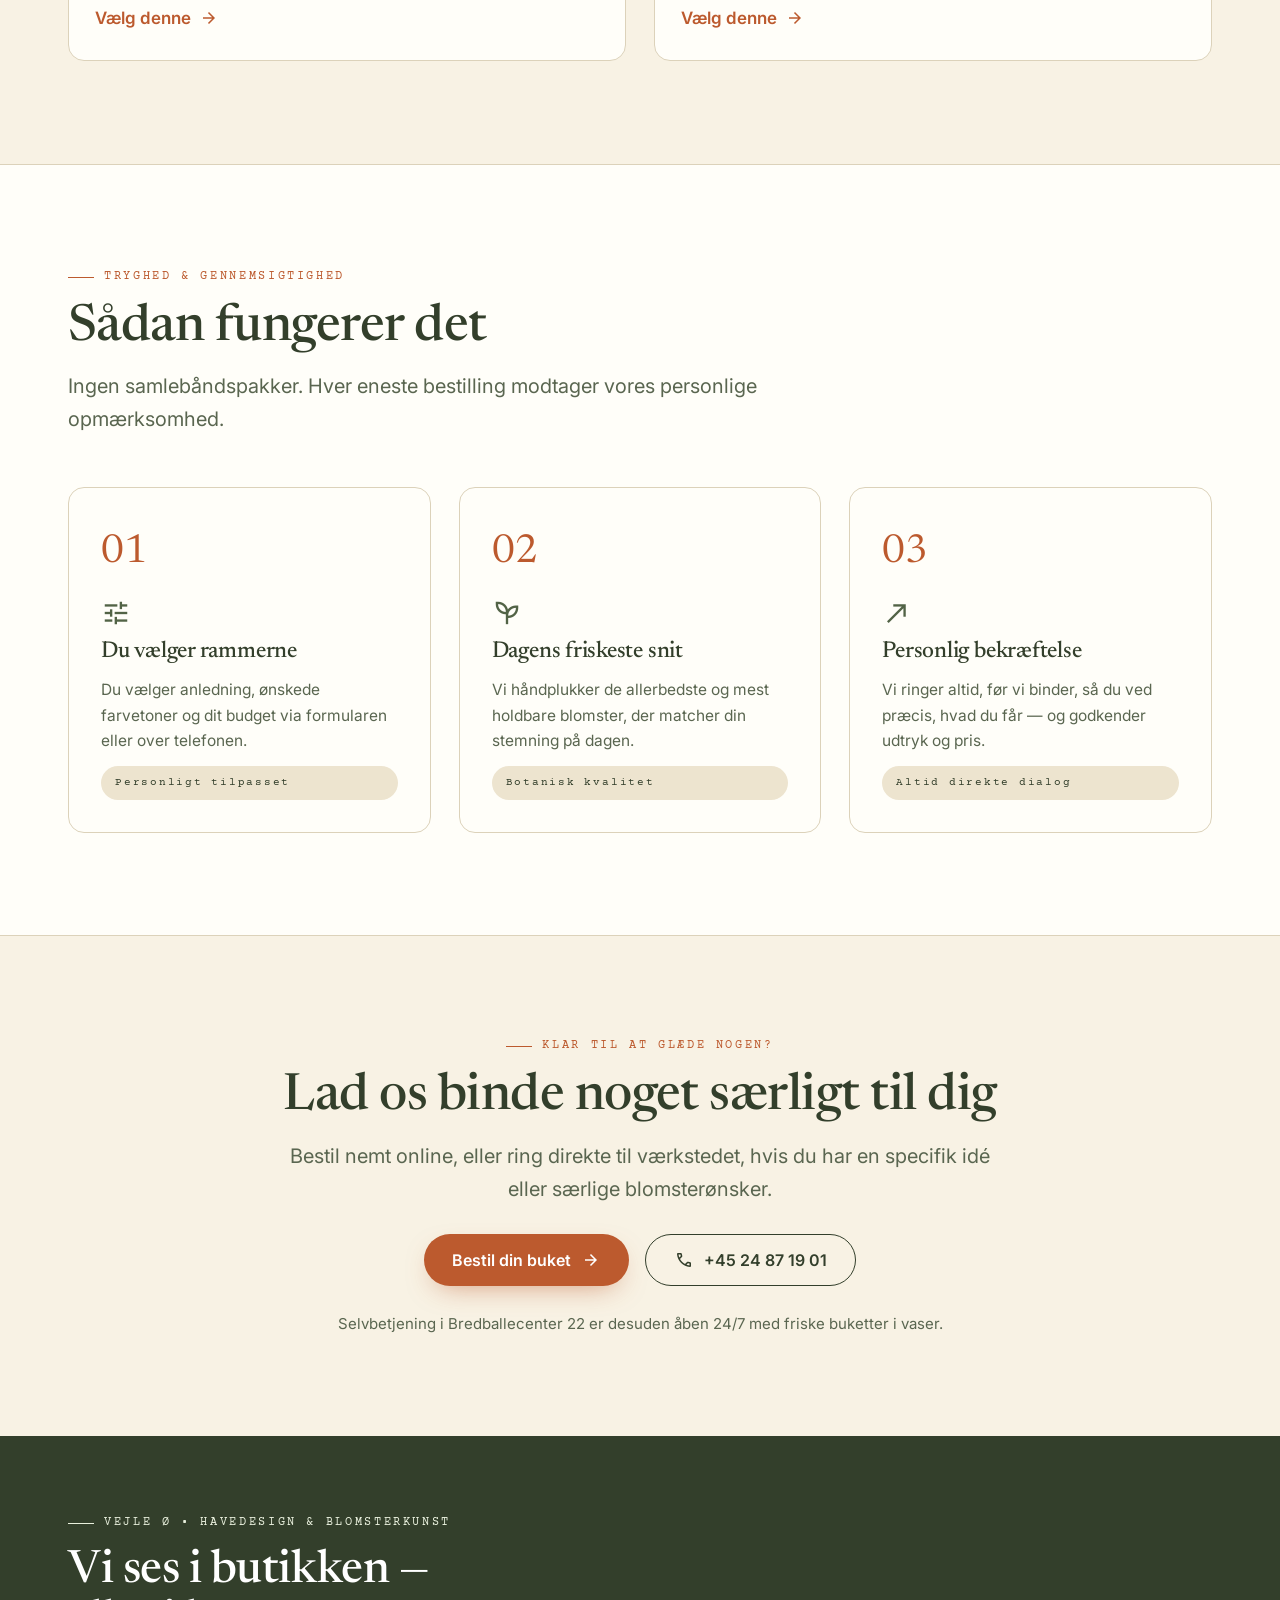
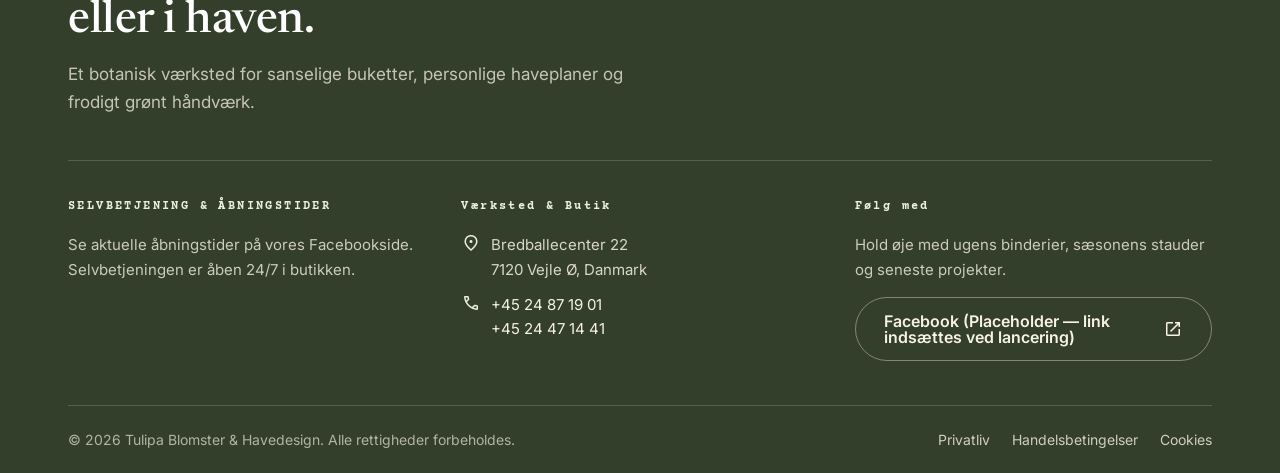
<file: buketter.html>
<!DOCTYPE html>
<html lang="da">
<head>
<meta charset="UTF-8">
<meta name="viewport" content="width=device-width, initial-scale=1.0">
<title>Buketter | Tulipa Blomster &amp; Havedesign — Blomsterbutik i Vejle Ø</title>
<meta name="description" content="Udforsk Tulipas kuraterede stilretninger: Morgendug, Terracotta-mark, Fredagsbuket, Drivhusnat og Bryllupsbord. Alle billeder er AI-genererede prøver.">
<link rel="preconnect" href="https://fonts.googleapis.com">
<link rel="preconnect" href="https://fonts.gstatic.com" crossorigin>
<link href="https://fonts.googleapis.com/css2?family=Newsreader:ital,opsz,wght@0,6..72,400..700;1,6..72,400..700&family=Inter:wght@400;500;600;700&family=Courier+Prime:wght@400;700&family=Material+Symbols+Outlined:opsz,wght,FILL,GRAD@24,400,0,0&display=swap" rel="stylesheet">
<link rel="stylesheet" href="assets/css/style.css">
</head>
<body data-page="buketter">

<div class="topbar">
  <div class="wrap">
    <div class="left"><span data-addr></span><span aria-hidden="true">•</span><span>Selvbetjening åben 24/7</span></div>
    <div class="right"><a data-phone1 href="#"><span class="material-symbols-outlined" aria-hidden="true">call</span><span>+45 24 87 19 01</span></a></div>
  </div>
</div>

<header class="site-header">
  <div class="wrap">
    <a class="brand" href="index.html" aria-label="Tulipa Blomster og Havedesign – forside">
      <span class="brand-mark"><span class="material-symbols-outlined" aria-hidden="true">local_florist</span></span>
      <span><span class="brand-name">Tulipa</span><br><span class="brand-sub">BLOMSTER &amp; HAVEDESIGN</span></span>
    </a>
    <nav class="main-nav" aria-label="Hovedmenu">
      <a href="index.html">Forside</a>
      <a href="buketter.html" class="active" aria-current="page">Buketter</a>
      <a href="havedesign.html">Havedesign</a>
      <a href="bestil.html">Bestil</a>
      <a href="kontakt.html">Kontakt</a>
    </nav>
    <div class="header-cta">
      <a class="btn btn-primary" href="bestil.html">Bestil buket</a>
      <button class="account-btn" aria-label="Konto"><span class="material-symbols-outlined" aria-hidden="true">person</span></button>
      <button class="burger" aria-label="Åbn menu" aria-expanded="false"><span class="material-symbols-outlined" aria-hidden="true">menu</span></button>
    </div>
  </div>
</header>

<main>
<section class="hero">
  <div class="wrap">
    <p class="eyebrow"><span class="material-symbols-outlined" aria-hidden="true">local_florist</span> GALLERI &amp; INSPIRATION</p>
    <h1>
      <span class="mask-line"><span>Buketter, der</span></span>
      <span class="mask-line"><span><em class="accent">springer ud</em></span></span>
    </h1>
    <p class="lede" style="margin-top:20px">Hvert binderi er et sanseligt øjebliksbillede af havens gang og årstidens skiften. Udforsk vores kuraterede stilretninger.</p>
  </div>
</section>

<section class="section" style="padding-top:0">
  <div class="wrap">
    <div class="honesty-band reveal">
      <span class="material-symbols-outlined" aria-hidden="true">eco</span>
      <div>
        <p class="t">EN ÆRLIG NOTE OM VORES HÅNDVÆRK</p>
        <p>Alle billeder på denne side er AI-genererede prøver af, hvad vi binder. Din buket laves altid af sæsonens friskeste blomster — farver og sorter kan derfor variere fra billederne.</p>
      </div>
    </div>

    <div class="bloom-grid two">
      <article class="bloom-card reveal">
        <div class="imgwrap"><img src="assets/img/morgendug.jpg" alt="Morgendug — hvid og salviegrøn havebuket" loading="lazy"><span class="ai-tag">AI-genereret prøve</span></div>
        <div class="body">
          <p class="style-no"><span class="material-symbols-outlined" aria-hidden="true">spa</span> STILART #01 · UDFORSK KOMPOSITION</p>
          <h3>Morgendug</h3>
          <p class="cap">Morgendug — hvid og salviegrøn havebuket.</p>
          <p class="desc">Havebuket af hvide ranunkler, salvie-eukalyptus og cremefarvede roser i blødt morgenvindueslys. En ren og lys buket til forårets første dage.</p>
          <p class="price-note">Endelig pris oplyses altid, før vi binder.</p>
          <p class="card-link"><a class="text-link" href="bestil.html">Vælg denne <span class="material-symbols-outlined" aria-hidden="true">arrow_forward</span></a></p>
        </div>
      </article>

      <article class="bloom-card reveal" style="--d:.1s">
        <div class="imgwrap"><img src="assets/img/terracotta-mark.jpg" alt="Terracotta-mark — efterår i krukke" loading="lazy"><span class="ai-tag">AI-genereret prøve</span></div>
        <div class="body">
          <p class="style-no"><span class="material-symbols-outlined" aria-hidden="true">nature</span> STILART #02</p>
          <h3>Terracotta-mark</h3>
          <p class="cap">Terracotta-mark — efterår i krukke.</p>
          <p class="desc">Rustik terracotta-krukke med tørrede lagurus, friske orange ranunkler og pampas i varme toner. Skabt til efterårets dybe farver.</p>
          <p class="price-note">Endelig pris oplyses altid, før vi binder.</p>
          <p class="card-link"><a class="text-link" href="bestil.html">Vælg denne <span class="material-symbols-outlined" aria-hidden="true">arrow_forward</span></a></p>
        </div>
      </article>

      <article class="bloom-card reveal" style="grid-column:1/-1">
        <div class="imgwrap" style="aspect-ratio:16/8"><img src="assets/img/fredagsbuket.jpg" alt="Fredagsbuket — ugens signatur, nye farver hver fredag" loading="lazy"><span class="ai-tag">AI-genereret prøve</span><span class="ribbon">Ugens Favorit</span></div>
        <div class="body">
          <p class="style-no"><span class="material-symbols-outlined" aria-hidden="true">auto_awesome</span> STILART #03 · SIGNATUR</p>
          <h3>Fredagsbuket</h3>
          <p class="cap">Fredagsbuket — ugens signatur, nye farver hver fredag.</p>
          <p class="desc">Ugens signatur: generøs blandet sæsonbuket i kraftpapir på butiksdisk. Hver fredag håndplukker vi nye blomster til ugens buket.</p>
          <div class="tags"><span>Frisk bundet</span><span>Brun kraftpapir</span><span>Fredagsritual</span></div>
          <p class="price-note">Endelig pris oplyses altid, før vi binder.</p>
          <p class="card-link"><a class="text-link" href="bestil.html">Bestil ugens buket <span class="material-symbols-outlined" aria-hidden="true">arrow_forward</span></a></p>
        </div>
      </article>

      <article class="bloom-card reveal">
        <div class="imgwrap"><img src="assets/img/drivhusnat.jpg" alt="Drivhusnat — dramatisk og elegant blomsterarrangement" loading="lazy"><span class="ai-tag">AI-genereret prøve</span></div>
        <div class="body">
          <p class="style-no"><span class="material-symbols-outlined" aria-hidden="true">dark_mode</span> STILART #04</p>
          <h3>Drivhusnat</h3>
          <p class="cap">Drivhusnat — til den store anledning.</p>
          <p class="desc">Dramatisk blomsteropsætning i mørkt drivhusglas med dæmpet varm belysning. Perfekt til bryllup, store fester og særlige øjeblikke.</p>
          <p class="price-note">Endelig pris oplyses altid, før vi binder.</p>
          <p class="card-link"><a class="text-link" href="bestil.html">Vælg denne <span class="material-symbols-outlined" aria-hidden="true">arrow_forward</span></a></p>
        </div>
      </article>

      <article class="bloom-card reveal" style="--d:.1s">
        <div class="imgwrap"><img src="assets/img/bryllupsbord.jpg" alt="Bryllupsbord — festblomster efter aftale" loading="lazy"><span class="ai-tag">AI-genereret prøve</span></div>
        <div class="body">
          <p class="style-no"><span class="material-symbols-outlined" aria-hidden="true">celebration</span> STILART #05</p>
          <h3>Bryllupsbord</h3>
          <p class="cap">Bryllupsbord — festblomster efter aftale.</p>
          <p class="desc">Lav romantisk bordguirlande med vilde haveroser, eukalyptus og levende tændte stagelys. Skræddersyet til jeres dag.</p>
          <p class="price-note">Endelig pris oplyses altid, før vi binder.</p>
          <p class="card-link"><a class="text-link" href="bestil.html">Vælg denne <span class="material-symbols-outlined" aria-hidden="true">arrow_forward</span></a></p>
        </div>
      </article>
    </div>
  </div>
</section>

<!-- ═══ Sådan fungerer det ═══ -->
<section class="section" style="background:var(--paper);border-block:1px solid var(--line)">
  <div class="wrap">
    <div class="section-head">
      <p class="eyebrow reveal">TRYGHED &amp; GENNEMSIGTIGHED</p>
      <h2 class="reveal" style="--d:.08s">Sådan fungerer det</h2>
      <p class="lede reveal" style="--d:.14s">Ingen samlebåndspakker. Hver eneste bestilling modtager vores personlige opmærksomhed.</p>
    </div>
    <div class="steps3">
      <div class="step-card reveal">
        <span class="n">01</span>
        <span class="material-symbols-outlined" aria-hidden="true">tune</span>
        <h3>Du vælger rammerne</h3>
        <p>Du vælger anledning, ønskede farvetoner og dit budget via formularen eller over telefonen.</p>
        <span class="tag">Personligt tilpasset</span>
      </div>
      <div class="step-card reveal" style="--d:.12s">
        <span class="n">02</span>
        <span class="material-symbols-outlined" aria-hidden="true">psychiatry</span>
        <h3>Dagens friskeste snit</h3>
        <p>Vi håndplukker de allerbedste og mest holdbare blomster, der matcher din stemning på dagen.</p>
        <span class="tag">Botanisk kvalitet</span>
      </div>
      <div class="step-card reveal" style="--d:.24s">
        <span class="n">03</span>
        <span class="material-symbols-outlined" aria-hidden="true">call_made</span>
        <h3>Personlig bekræftelse</h3>
        <p>Vi ringer altid, før vi binder, så du ved præcis, hvad du får — og godkender udtryk og pris.</p>
        <span class="tag">Altid direkte dialog</span>
      </div>
    </div>
  </div>
</section>

<!-- ═══ CTA ═══ -->
<section class="cta-band">
  <div class="wrap">
    <p class="eyebrow reveal" style="justify-content:center">KLAR TIL AT GLÆDE NOGEN?</p>
    <h2 class="reveal" style="--d:.08s">Lad os binde noget særligt til dig</h2>
    <p class="lede reveal" style="--d:.14s;margin:14px auto 0">Bestil nemt online, eller ring direkte til værkstedet, hvis du har en specifik idé eller særlige blomsterønsker.</p>
    <div class="btn-row reveal" style="--d:.2s">
      <a class="btn btn-primary" href="bestil.html">Bestil din buket <span class="material-symbols-outlined" aria-hidden="true">arrow_forward</span></a>
      <a class="btn btn-outline" data-phone1 href="#"><span class="material-symbols-outlined" aria-hidden="true">call</span>+45 24 87 19 01</a>
    </div>
    <p class="reveal" style="--d:.26s;margin-top:26px;color:var(--ink-soft);font-size:15px">Selvbetjening i Bredballecenter 22 er desuden åben 24/7 med friske buketter i vaser.</p>
  </div>
</section>
</main>

<footer class="site-footer">
  <div class="wrap">
    <p class="eyebrow">VEJLE Ø • HAVEDESIGN &amp; BLOMSTERKUNST</p>
    <h3>Vi ses i butikken — eller i haven.</h3>
    <p class="f-lede">Et botanisk værksted for sanselige buketter, personlige haveplaner og frodigt grønt håndværk.</p>
    <div class="f-grid">
      <div>
        <h4>SELVBETJENING &amp; ÅBNINGSTIDER</h4>
        <p>Se aktuelle åbningstider på vores Facebookside. Selvbetjeningen er åben 24/7 i butikken.</p>
      </div>
      <div>
        <h4>Værksted &amp; Butik</h4>
        <p class="fline"><span class="material-symbols-outlined" aria-hidden="true">location_on</span><span>Bredballecenter 22<br>7120 Vejle Ø, Danmark</span></p>
        <p class="fline"><span class="material-symbols-outlined" aria-hidden="true">call</span><span><a data-phone1 href="#">+45 24 87 19 01</a><br><a data-phone2 href="#">+45 24 47 14 41</a></span></p>
      </div>
      <div>
        <h4>Følg med</h4>
        <p>Hold øje med ugens binderier, sæsonens stauder og seneste projekter.</p>
        <a class="btn btn-fb" href="#" aria-disabled="true" title="Link indsættes ved lancering">Facebook (Placeholder — link indsættes ved lancering) <span class="material-symbols-outlined" aria-hidden="true">open_in_new</span></a>
      </div>
    </div>
    <div class="f-bottom">
      <span>© <span data-year>2025</span> <span data-brand>Tulipa Blomster &amp; Havedesign</span>. Alle rettigheder forbeholdes.</span>
      <nav class="legal" aria-label="Juridisk">
        <a href="privatliv.html">Privatliv</a>
        <a href="handelsbetingelser.html">Handelsbetingelser</a>
        <a href="cookies.html">Cookies</a>
      </nav>
    </div>
  </div>
</footer>

<div class="cookie-banner" id="cookie-banner" role="dialog" aria-label="Cookies">
  <p>Vi bruger kun nødvendige cookies for at give dig den bedste oplevelse.</p>
  <button class="btn btn-primary" id="cookie-accept">Acceptér</button>
</div>

<script src="assets/js/main.js"></script>
</body>
</html>
</file>
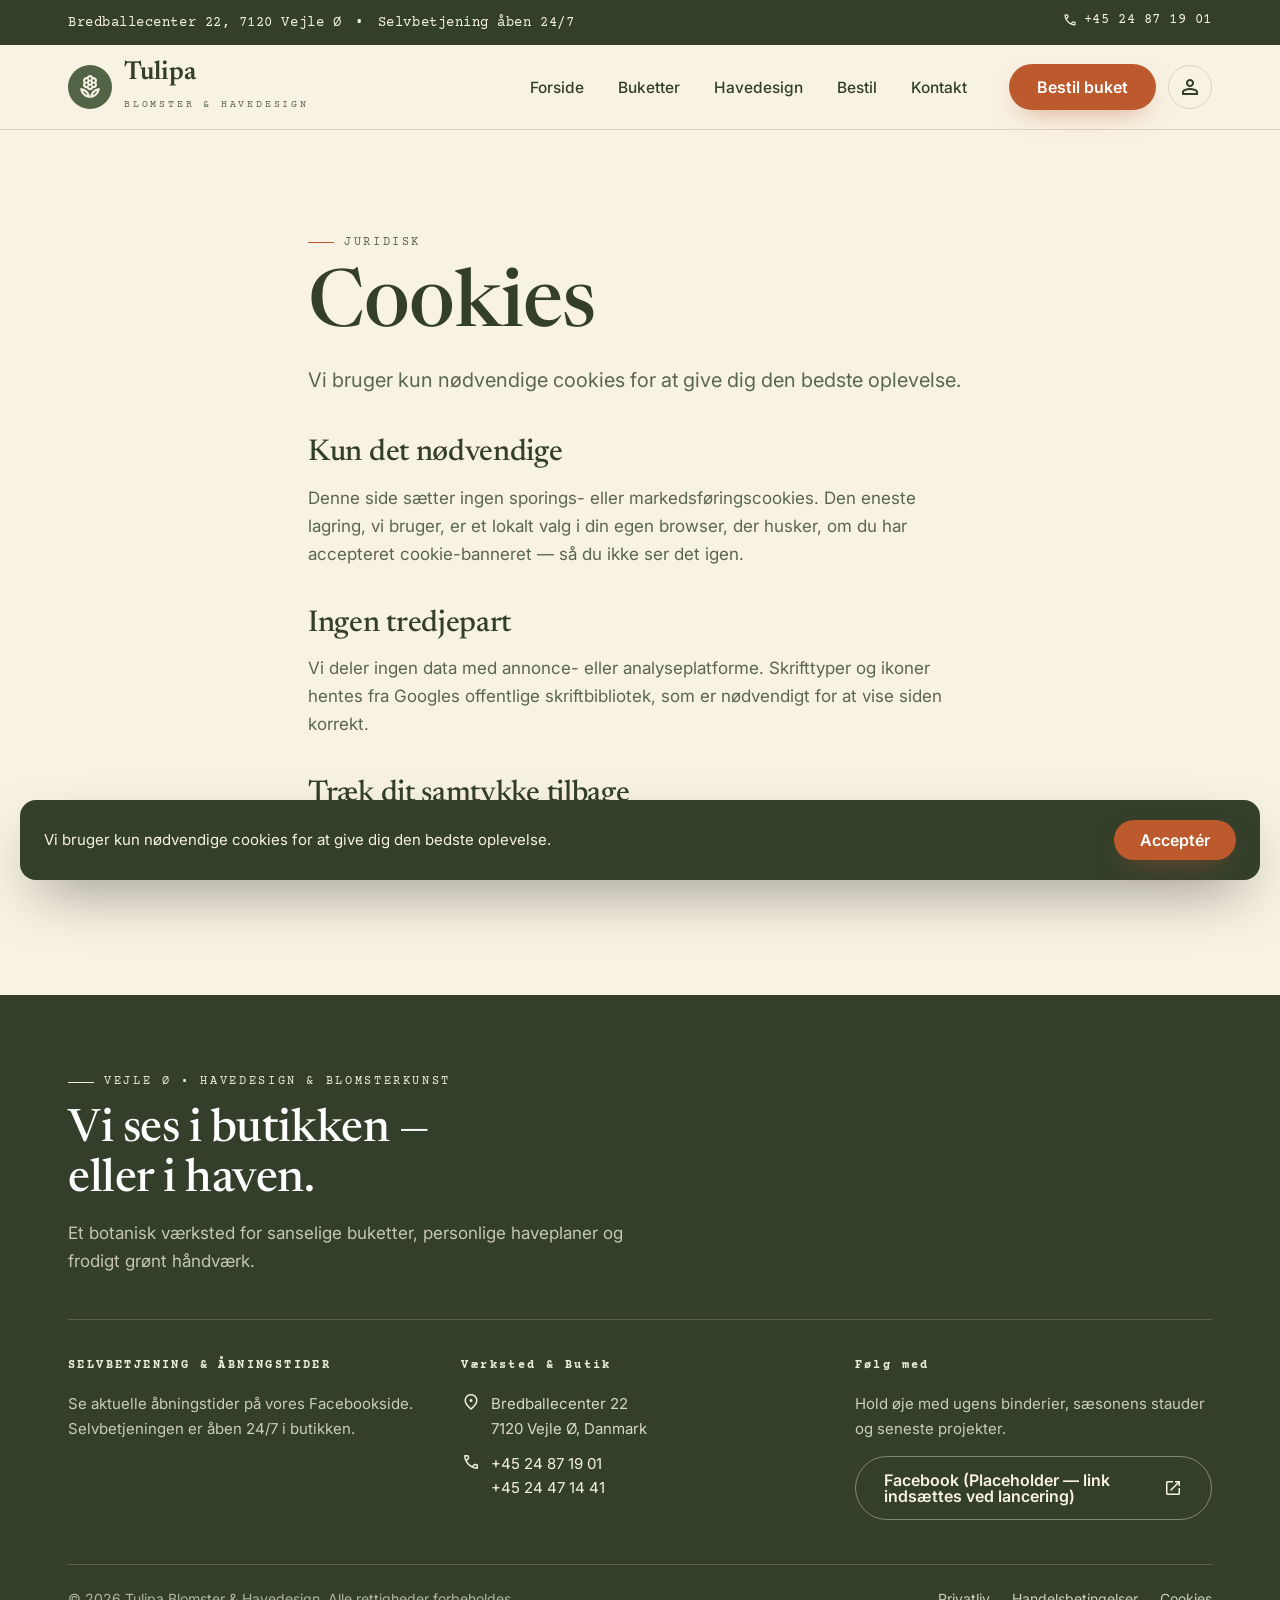
<file: cookies.html>
<!DOCTYPE html>
<html lang="da">
<head>
<meta charset="UTF-8">
<meta name="viewport" content="width=device-width, initial-scale=1.0">
<title>Cookies | Tulipa Blomster &amp; Havedesign</title>
<meta name="description" content="Cookiepolitik for Tulipa Blomster & Havedesign — vi bruger kun nødvendige cookies.">
<link rel="preconnect" href="https://fonts.googleapis.com">
<link rel="preconnect" href="https://fonts.gstatic.com" crossorigin>
<link href="https://fonts.googleapis.com/css2?family=Newsreader:ital,opsz,wght@0,6..72,400..700;1,6..72,400..700&family=Inter:wght@400;500;600;700&family=Courier+Prime:wght@400;700&family=Material+Symbols+Outlined:opsz,wght,FILL,GRAD@24,400,0,0&display=swap" rel="stylesheet">
<link rel="stylesheet" href="assets/css/style.css">
</head>
<body data-page="cookies">

<div class="topbar">
  <div class="wrap">
    <div class="left"><span data-addr></span><span aria-hidden="true">•</span><span>Selvbetjening åben 24/7</span></div>
    <div class="right"><a data-phone1 href="#"><span class="material-symbols-outlined" aria-hidden="true">call</span><span>+45 24 87 19 01</span></a></div>
  </div>
</div>

<header class="site-header">
  <div class="wrap">
    <a class="brand" href="index.html" aria-label="Tulipa Blomster og Havedesign – forside">
      <span class="brand-mark"><span class="material-symbols-outlined" aria-hidden="true">local_florist</span></span>
      <span><span class="brand-name">Tulipa</span><br><span class="brand-sub">BLOMSTER &amp; HAVEDESIGN</span></span>
    </a>
    <nav class="main-nav" aria-label="Hovedmenu">
      <a href="index.html">Forside</a>
      <a href="buketter.html">Buketter</a>
      <a href="havedesign.html">Havedesign</a>
      <a href="bestil.html">Bestil</a>
      <a href="kontakt.html">Kontakt</a>
    </nav>
    <div class="header-cta">
      <a class="btn btn-primary" href="bestil.html">Bestil buket</a>
      <button class="account-btn" aria-label="Konto"><span class="material-symbols-outlined" aria-hidden="true">person</span></button>
      <button class="burger" aria-label="Åbn menu" aria-expanded="false"><span class="material-symbols-outlined" aria-hidden="true">menu</span></button>
    </div>
  </div>
</header>

<main>
<section class="section">
  <div class="wrap legal-body">
    <p class="eyebrow">JURIDISK</p>
    <h1>Cookies</h1>
    <p class="lede" style="margin-top:14px">Vi bruger kun nødvendige cookies for at give dig den bedste oplevelse.</p>

    <h2>Kun det nødvendige</h2>
    <p>Denne side sætter ingen sporings- eller markedsføringscookies. Den eneste lagring, vi bruger, er et lokalt valg i din egen browser, der husker, om du har accepteret cookie-banneret — så du ikke ser det igen.</p>
    <h2>Ingen tredjepart</h2>
    <p>Vi deler ingen data med annonce- eller analyseplatforme. Skrifttyper og ikoner hentes fra Googles offentlige skriftbibliotek, som er nødvendigt for at vise siden korrekt.</p>
    <h2>Træk dit samtykke tilbage</h2>
    <p>Du kan til enhver tid rydde din browsers lokale lagring for at nulstille dit cookie-valg.</p>
  </div>
</section>
</main>

<footer class="site-footer">
  <div class="wrap">
    <p class="eyebrow">VEJLE Ø • HAVEDESIGN &amp; BLOMSTERKUNST</p>
    <h3>Vi ses i butikken — eller i haven.</h3>
    <p class="f-lede">Et botanisk værksted for sanselige buketter, personlige haveplaner og frodigt grønt håndværk.</p>
    <div class="f-grid">
      <div>
        <h4>SELVBETJENING &amp; ÅBNINGSTIDER</h4>
        <p>Se aktuelle åbningstider på vores Facebookside. Selvbetjeningen er åben 24/7 i butikken.</p>
      </div>
      <div>
        <h4>Værksted &amp; Butik</h4>
        <p class="fline"><span class="material-symbols-outlined" aria-hidden="true">location_on</span><span>Bredballecenter 22<br>7120 Vejle Ø, Danmark</span></p>
        <p class="fline"><span class="material-symbols-outlined" aria-hidden="true">call</span><span><a data-phone1 href="#">+45 24 87 19 01</a><br><a data-phone2 href="#">+45 24 47 14 41</a></span></p>
      </div>
      <div>
        <h4>Følg med</h4>
        <p>Hold øje med ugens binderier, sæsonens stauder og seneste projekter.</p>
        <a class="btn btn-fb" href="#" aria-disabled="true" title="Link indsættes ved lancering">Facebook (Placeholder — link indsættes ved lancering) <span class="material-symbols-outlined" aria-hidden="true">open_in_new</span></a>
      </div>
    </div>
    <div class="f-bottom">
      <span>© <span data-year>2025</span> <span data-brand>Tulipa Blomster &amp; Havedesign</span>. Alle rettigheder forbeholdes.</span>
      <nav class="legal" aria-label="Juridisk">
        <a href="privatliv.html">Privatliv</a>
        <a href="handelsbetingelser.html">Handelsbetingelser</a>
        <a href="cookies.html">Cookies</a>
      </nav>
    </div>
  </div>
</footer>

<div class="cookie-banner" id="cookie-banner" role="dialog" aria-label="Cookies">
  <p>Vi bruger kun nødvendige cookies for at give dig den bedste oplevelse.</p>
  <button class="btn btn-primary" id="cookie-accept">Acceptér</button>
</div>

<script src="assets/js/main.js"></script>
</body>
</html>
</file>
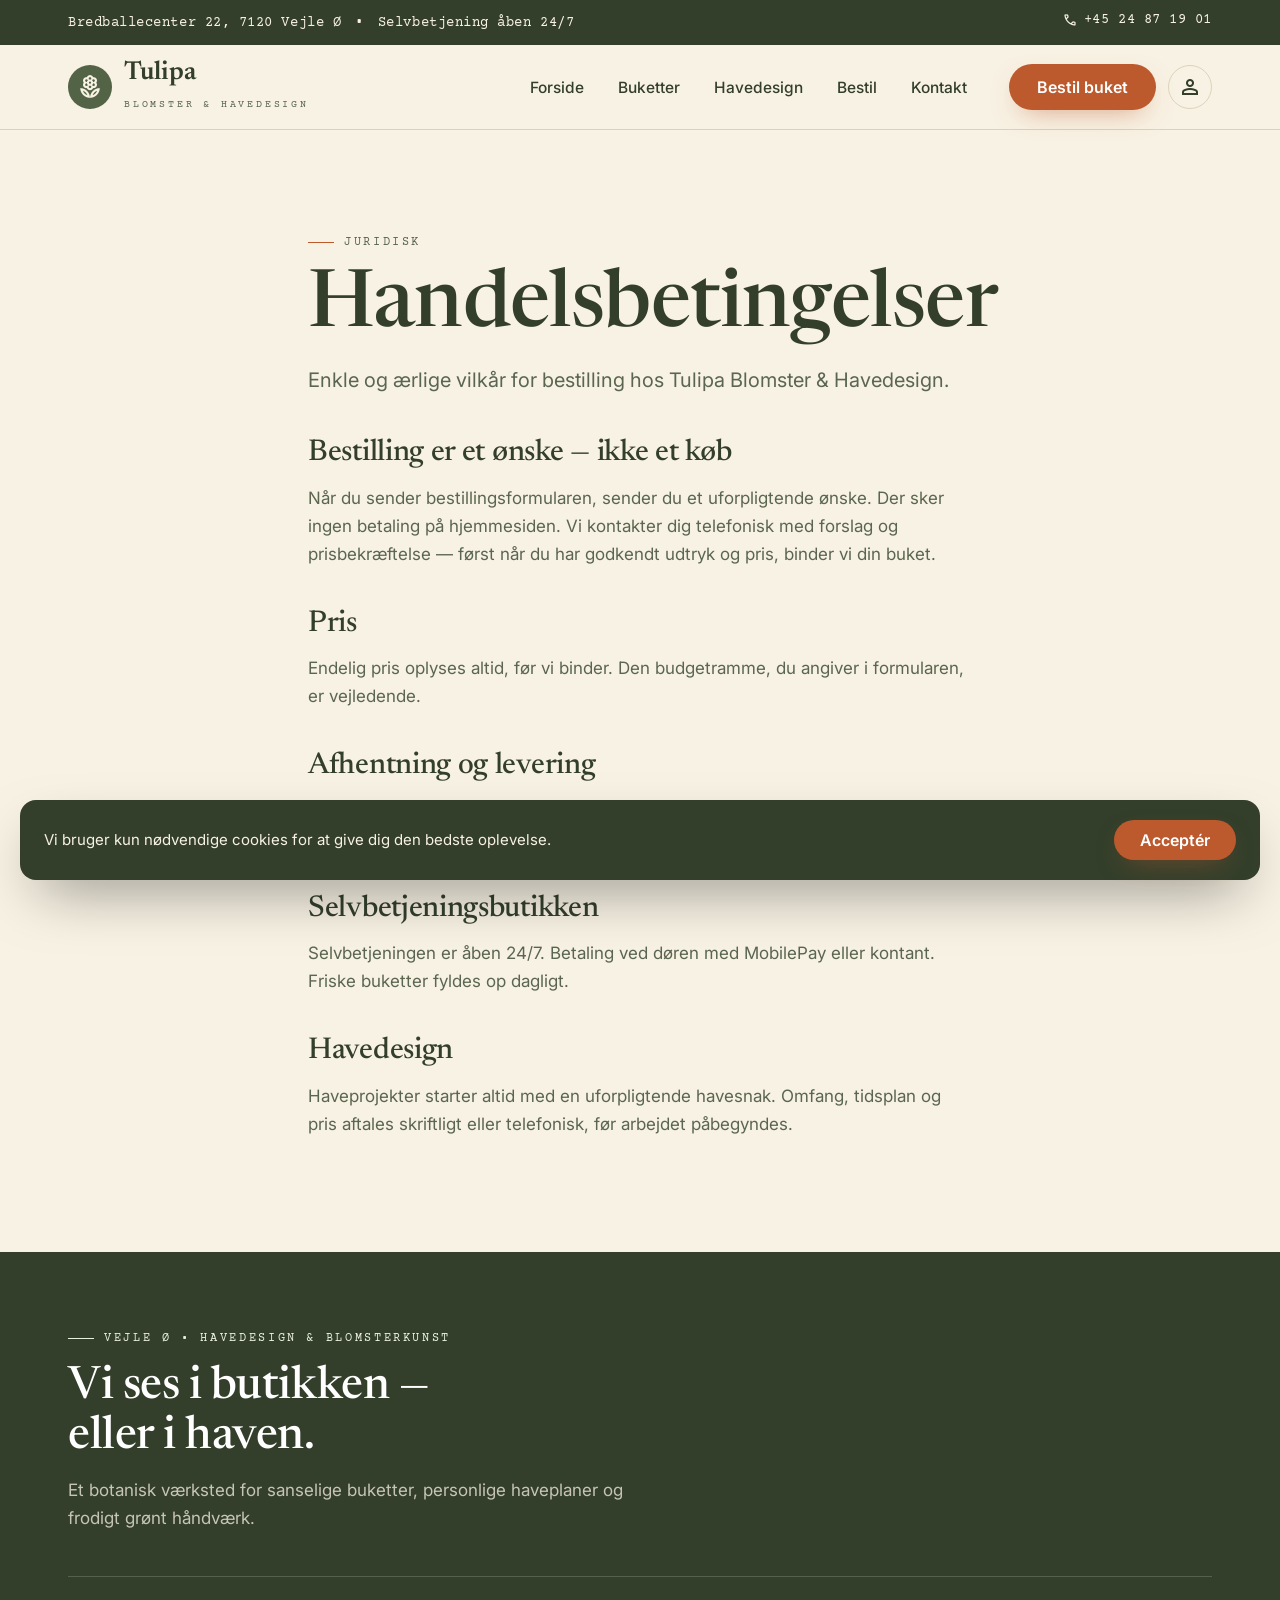
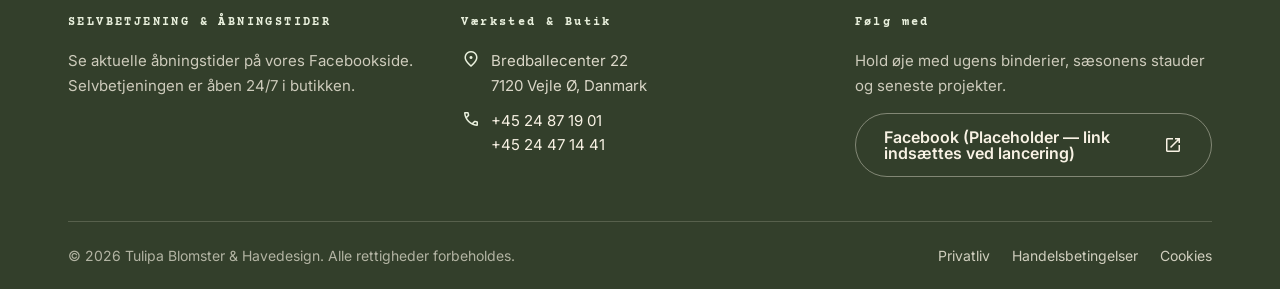
<file: handelsbetingelser.html>
<!DOCTYPE html>
<html lang="da">
<head>
<meta charset="UTF-8">
<meta name="viewport" content="width=device-width, initial-scale=1.0">
<title>Handelsbetingelser | Tulipa Blomster &amp; Havedesign</title>
<meta name="description" content="Handelsbetingelser for Tulipa Blomster & Havedesign — bestilling, prisbekræftelse og selvbetjening.">
<link rel="preconnect" href="https://fonts.googleapis.com">
<link rel="preconnect" href="https://fonts.gstatic.com" crossorigin>
<link href="https://fonts.googleapis.com/css2?family=Newsreader:ital,opsz,wght@0,6..72,400..700;1,6..72,400..700&family=Inter:wght@400;500;600;700&family=Courier+Prime:wght@400;700&family=Material+Symbols+Outlined:opsz,wght,FILL,GRAD@24,400,0,0&display=swap" rel="stylesheet">
<link rel="stylesheet" href="assets/css/style.css">
</head>
<body data-page="handelsbetingelser">

<div class="topbar">
  <div class="wrap">
    <div class="left"><span data-addr></span><span aria-hidden="true">•</span><span>Selvbetjening åben 24/7</span></div>
    <div class="right"><a data-phone1 href="#"><span class="material-symbols-outlined" aria-hidden="true">call</span><span>+45 24 87 19 01</span></a></div>
  </div>
</div>

<header class="site-header">
  <div class="wrap">
    <a class="brand" href="index.html" aria-label="Tulipa Blomster og Havedesign – forside">
      <span class="brand-mark"><span class="material-symbols-outlined" aria-hidden="true">local_florist</span></span>
      <span><span class="brand-name">Tulipa</span><br><span class="brand-sub">BLOMSTER &amp; HAVEDESIGN</span></span>
    </a>
    <nav class="main-nav" aria-label="Hovedmenu">
      <a href="index.html">Forside</a>
      <a href="buketter.html">Buketter</a>
      <a href="havedesign.html">Havedesign</a>
      <a href="bestil.html">Bestil</a>
      <a href="kontakt.html">Kontakt</a>
    </nav>
    <div class="header-cta">
      <a class="btn btn-primary" href="bestil.html">Bestil buket</a>
      <button class="account-btn" aria-label="Konto"><span class="material-symbols-outlined" aria-hidden="true">person</span></button>
      <button class="burger" aria-label="Åbn menu" aria-expanded="false"><span class="material-symbols-outlined" aria-hidden="true">menu</span></button>
    </div>
  </div>
</header>

<main>
<section class="section">
  <div class="wrap legal-body">
    <p class="eyebrow">JURIDISK</p>
    <h1>Handelsbetingelser</h1>
    <p class="lede" style="margin-top:14px">Enkle og ærlige vilkår for bestilling hos <span data-brand>Tulipa Blomster &amp; Havedesign</span>.</p>

    <h2>Bestilling er et ønske — ikke et køb</h2>
    <p>Når du sender bestillingsformularen, sender du et uforpligtende ønske. Der sker ingen betaling på hjemmesiden. Vi kontakter dig telefonisk med forslag og prisbekræftelse — først når du har godkendt udtryk og pris, binder vi din buket.</p>
    <h2>Pris</h2>
    <p>Endelig pris oplyses altid, før vi binder. Den budgetramme, du angiver i formularen, er vejledende.</p>
    <h2>Afhentning og levering</h2>
    <p>Afhentning sker i butikken på Bredballecenter 22. Lokal levering i Vejle-området kan aftales telefonisk.</p>
    <h2>Selvbetjeningsbutikken</h2>
    <p>Selvbetjeningen er åben 24/7. Betaling ved døren med MobilePay eller kontant. Friske buketter fyldes op dagligt.</p>
    <h2>Havedesign</h2>
    <p>Haveprojekter starter altid med en uforpligtende havesnak. Omfang, tidsplan og pris aftales skriftligt eller telefonisk, før arbejdet påbegyndes.</p>
  </div>
</section>
</main>

<footer class="site-footer">
  <div class="wrap">
    <p class="eyebrow">VEJLE Ø • HAVEDESIGN &amp; BLOMSTERKUNST</p>
    <h3>Vi ses i butikken — eller i haven.</h3>
    <p class="f-lede">Et botanisk værksted for sanselige buketter, personlige haveplaner og frodigt grønt håndværk.</p>
    <div class="f-grid">
      <div>
        <h4>SELVBETJENING &amp; ÅBNINGSTIDER</h4>
        <p>Se aktuelle åbningstider på vores Facebookside. Selvbetjeningen er åben 24/7 i butikken.</p>
      </div>
      <div>
        <h4>Værksted &amp; Butik</h4>
        <p class="fline"><span class="material-symbols-outlined" aria-hidden="true">location_on</span><span>Bredballecenter 22<br>7120 Vejle Ø, Danmark</span></p>
        <p class="fline"><span class="material-symbols-outlined" aria-hidden="true">call</span><span><a data-phone1 href="#">+45 24 87 19 01</a><br><a data-phone2 href="#">+45 24 47 14 41</a></span></p>
      </div>
      <div>
        <h4>Følg med</h4>
        <p>Hold øje med ugens binderier, sæsonens stauder og seneste projekter.</p>
        <a class="btn btn-fb" href="#" aria-disabled="true" title="Link indsættes ved lancering">Facebook (Placeholder — link indsættes ved lancering) <span class="material-symbols-outlined" aria-hidden="true">open_in_new</span></a>
      </div>
    </div>
    <div class="f-bottom">
      <span>© <span data-year>2025</span> <span data-brand>Tulipa Blomster &amp; Havedesign</span>. Alle rettigheder forbeholdes.</span>
      <nav class="legal" aria-label="Juridisk">
        <a href="privatliv.html">Privatliv</a>
        <a href="handelsbetingelser.html">Handelsbetingelser</a>
        <a href="cookies.html">Cookies</a>
      </nav>
    </div>
  </div>
</footer>

<div class="cookie-banner" id="cookie-banner" role="dialog" aria-label="Cookies">
  <p>Vi bruger kun nødvendige cookies for at give dig den bedste oplevelse.</p>
  <button class="btn btn-primary" id="cookie-accept">Acceptér</button>
</div>

<script src="assets/js/main.js"></script>
</body>
</html>
</file>
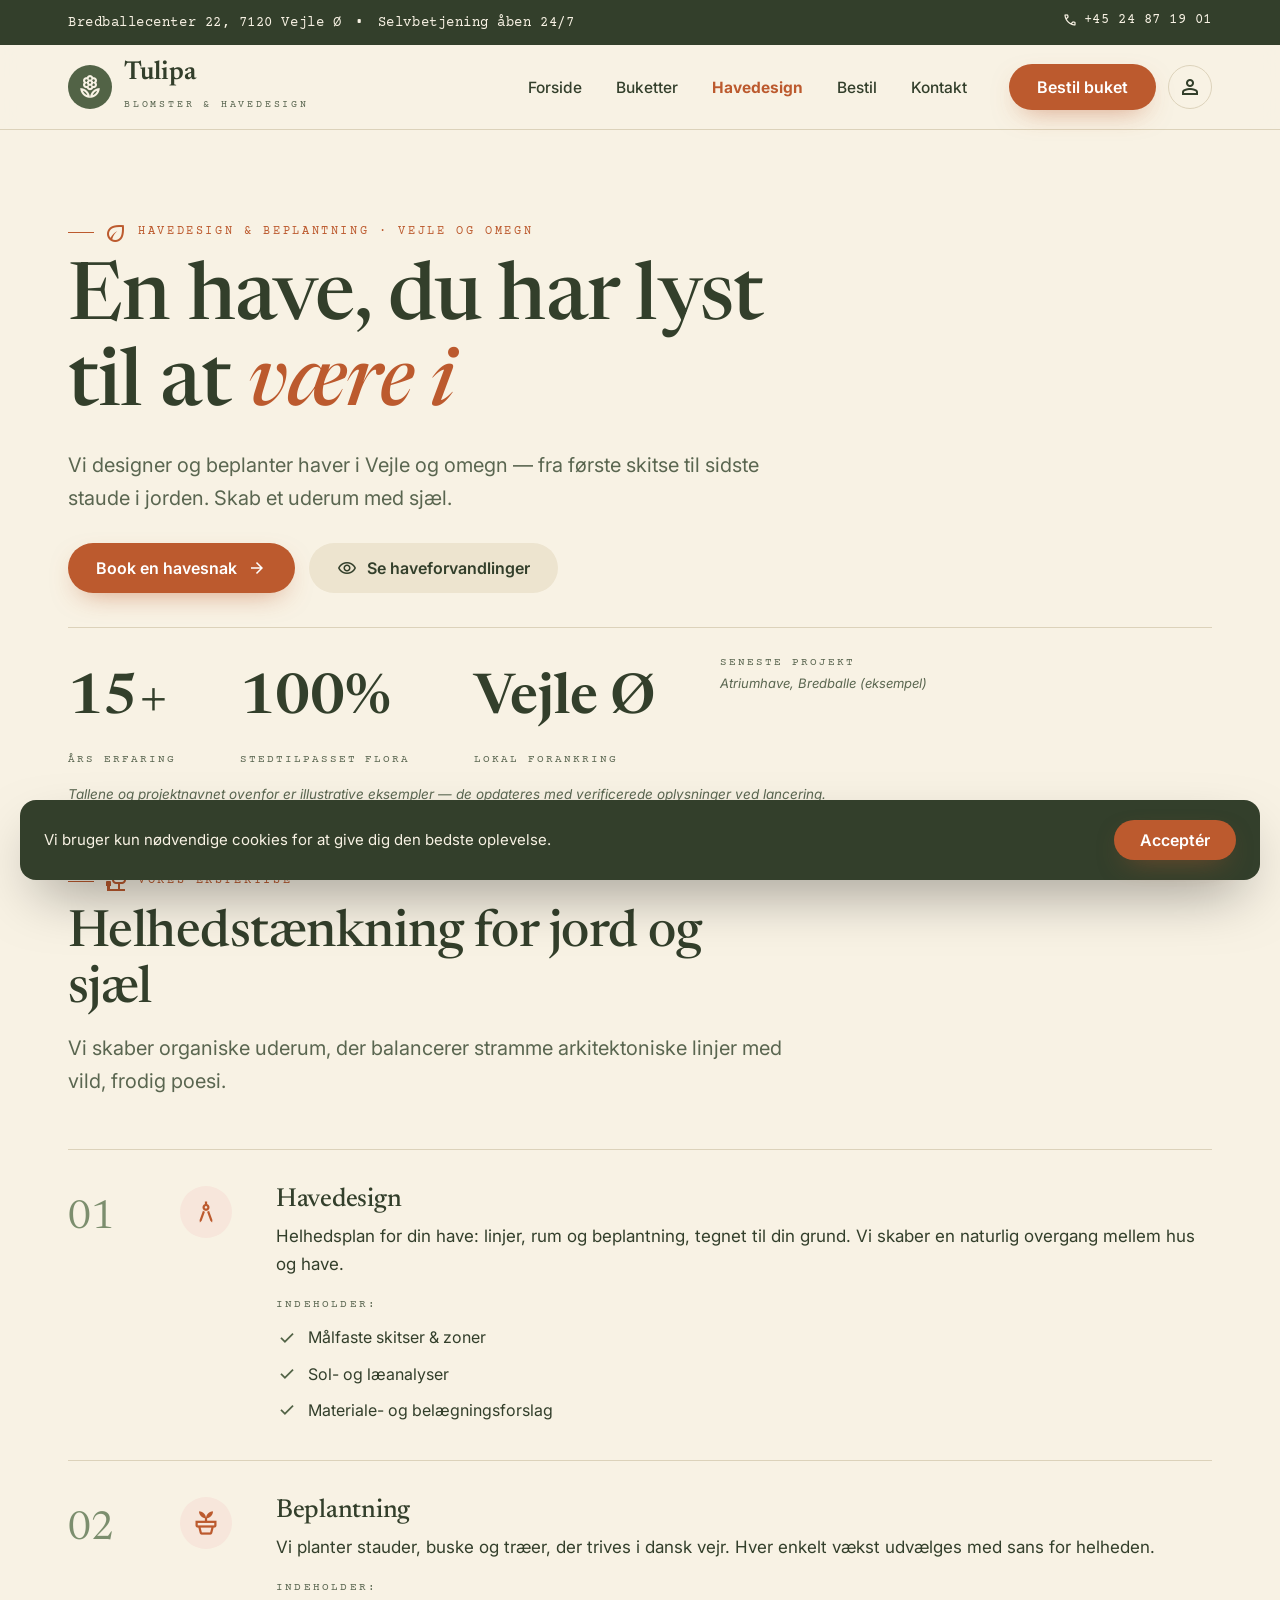
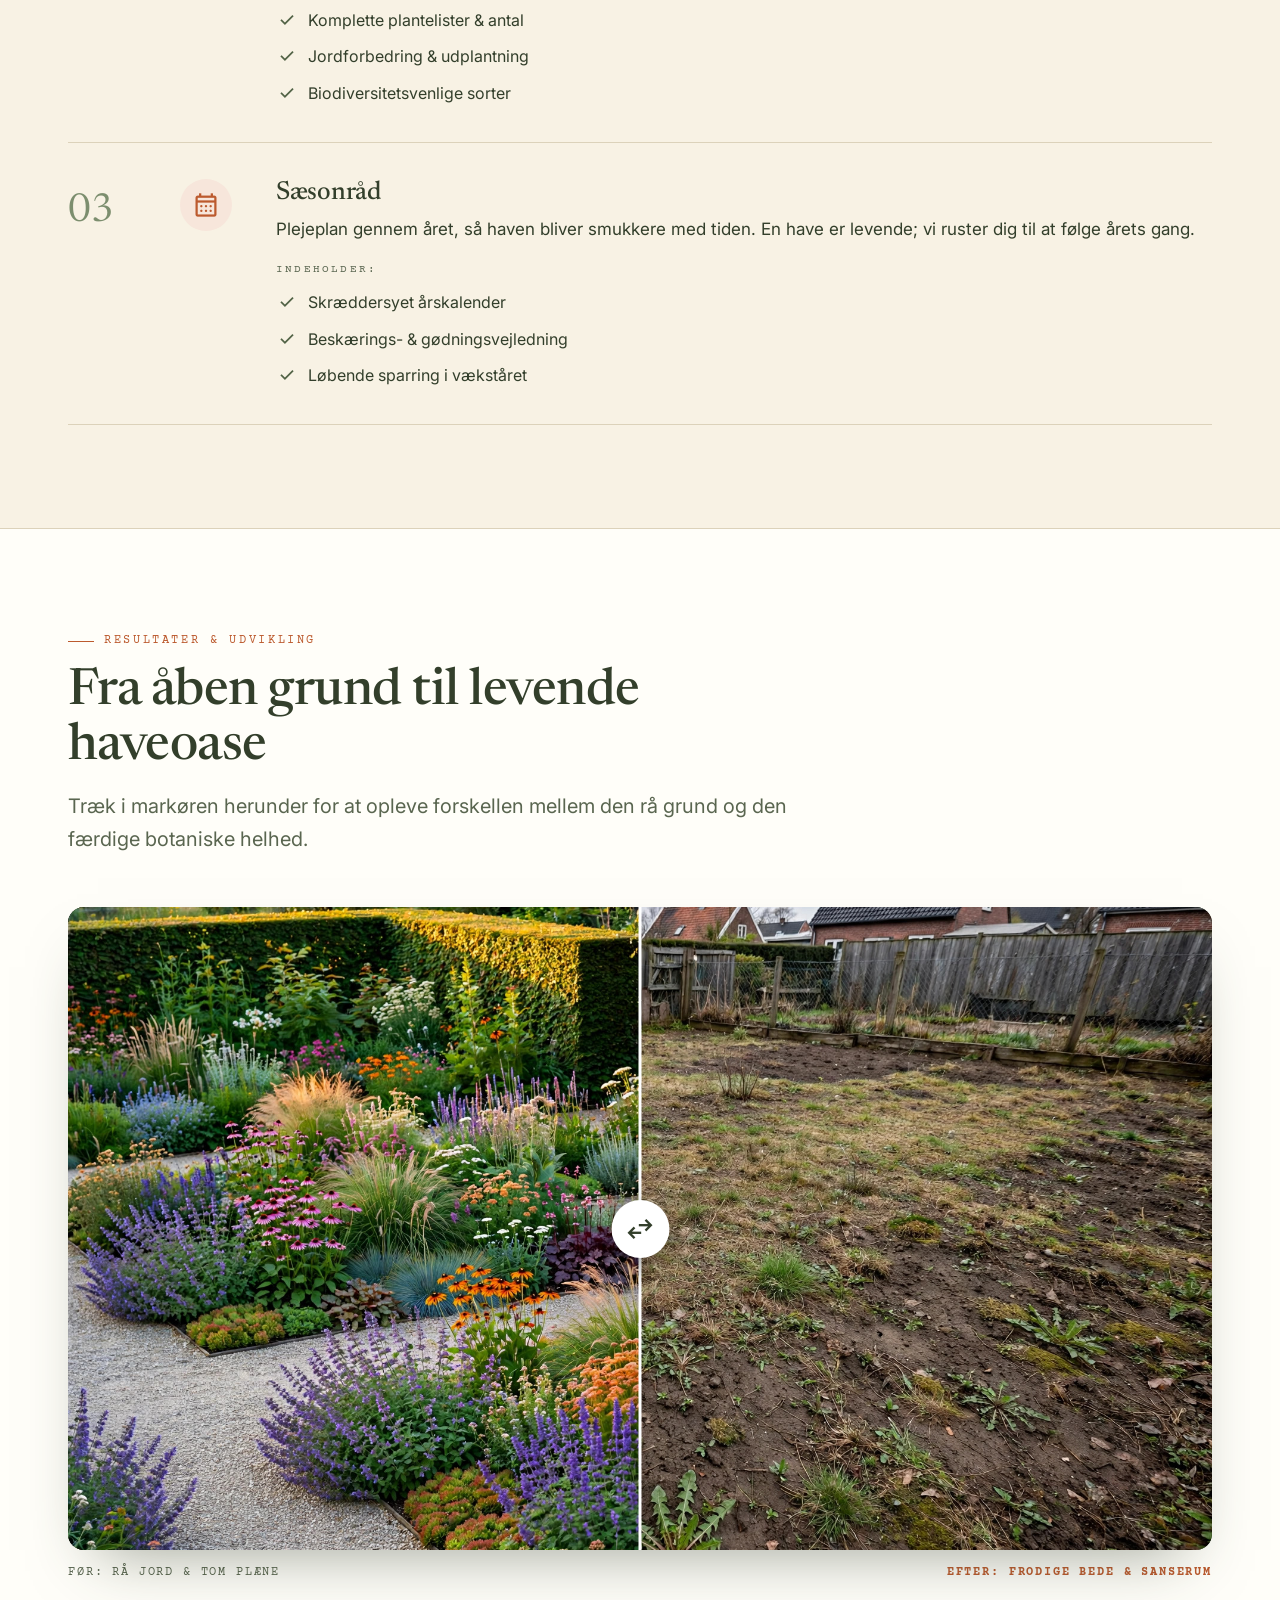
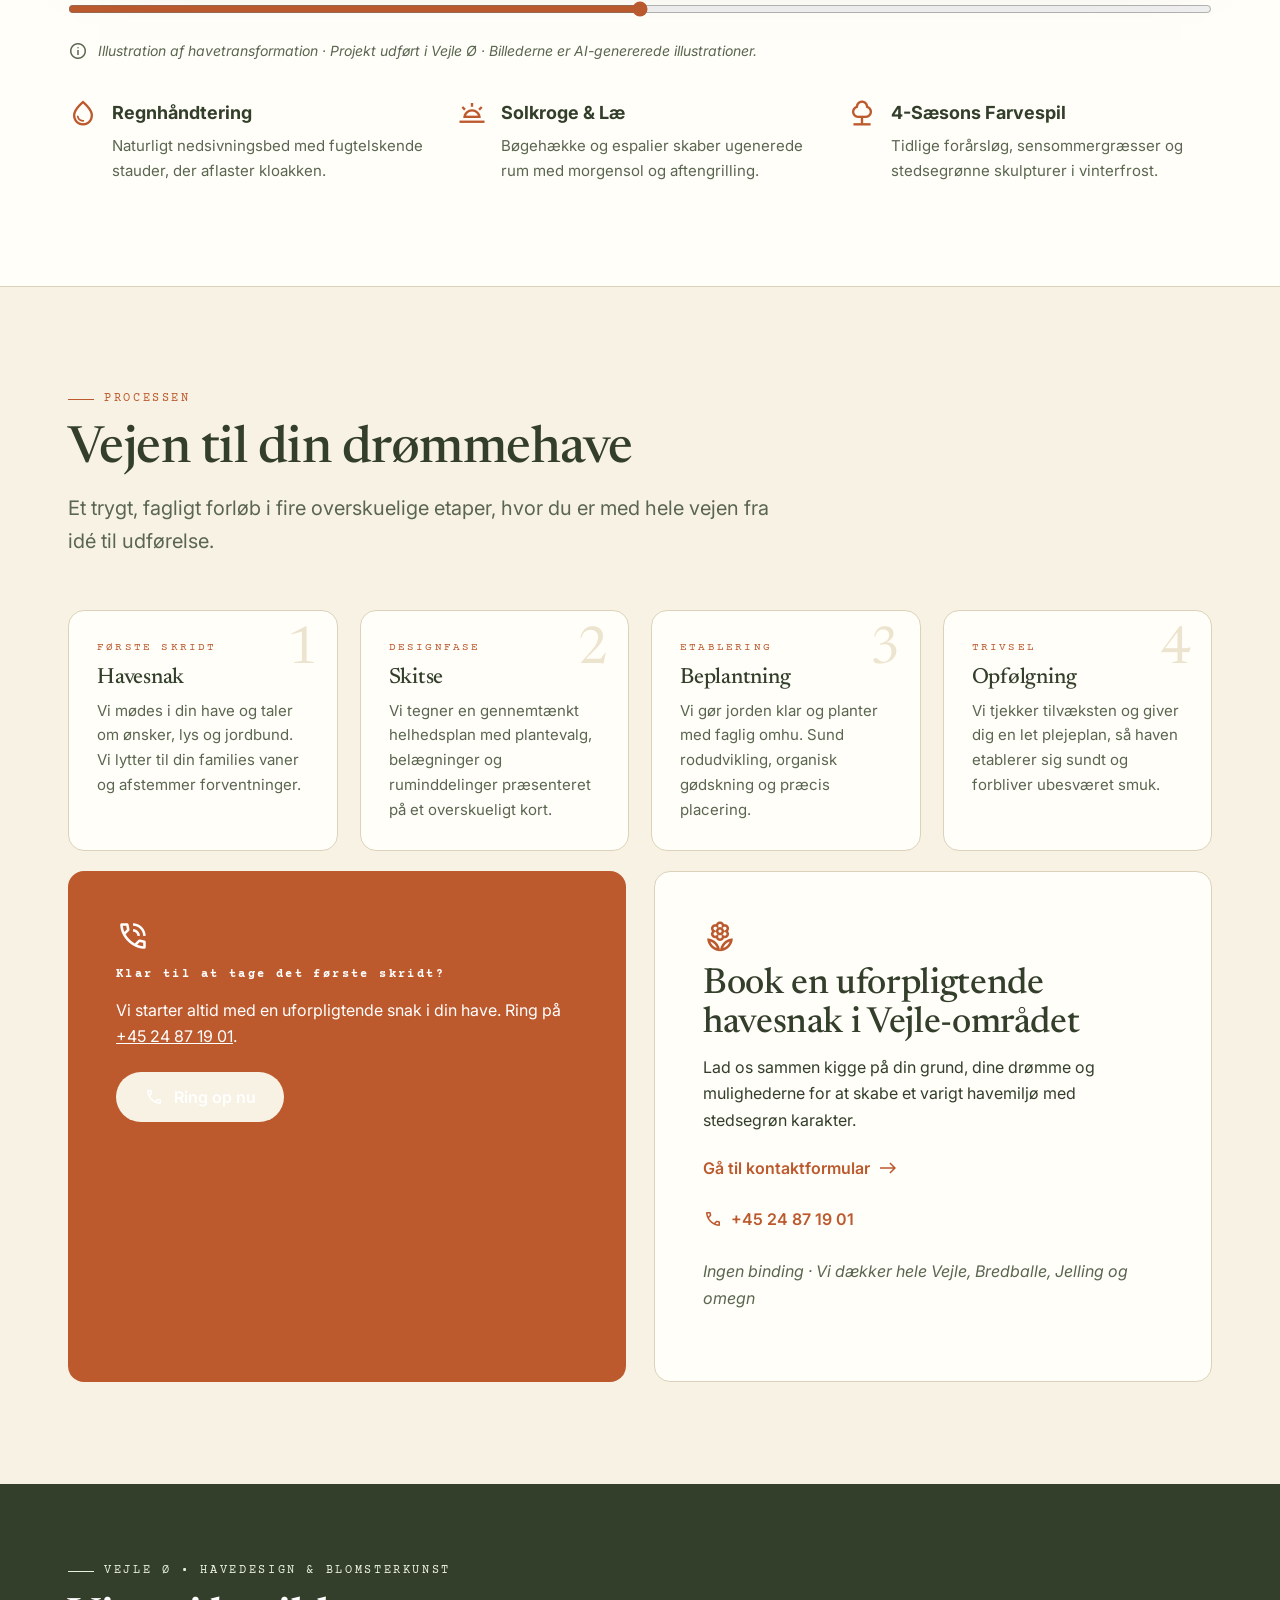
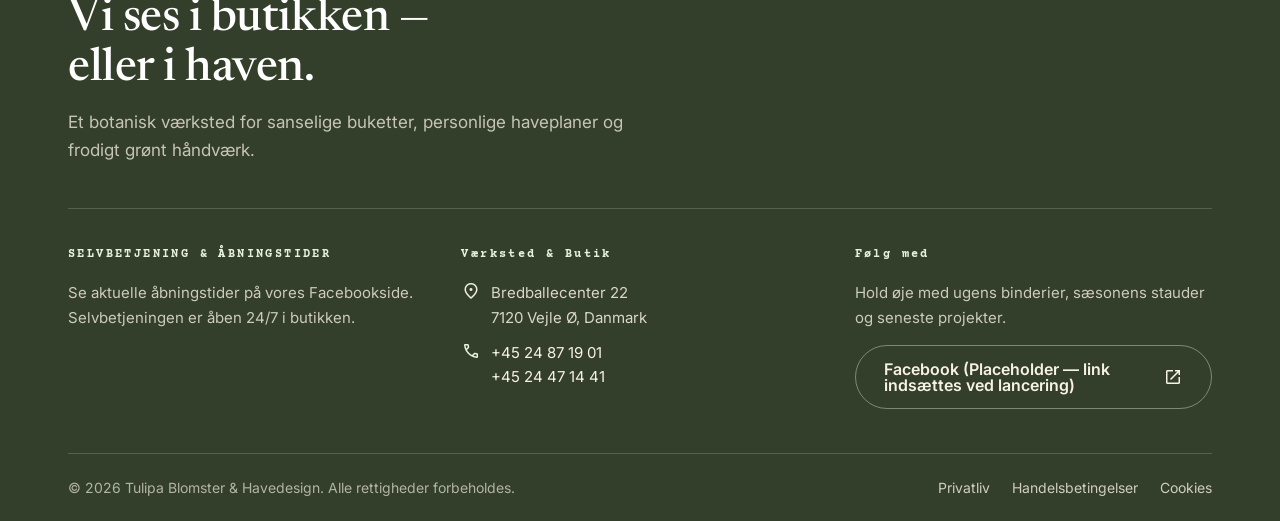
<file: havedesign.html>
<!DOCTYPE html>
<html lang="da">
<head>
<meta charset="UTF-8">
<meta name="viewport" content="width=device-width, initial-scale=1.0">
<title>Havedesign | Tulipa Blomster &amp; Havedesign — Havedesign i Vejle</title>
<meta name="description" content="Vi designer og beplanter haver i Vejle og omegn — fra første skitse til sidste staude i jorden. Book en uforpligtende havesnak.">
<link rel="preconnect" href="https://fonts.googleapis.com">
<link rel="preconnect" href="https://fonts.gstatic.com" crossorigin>
<link href="https://fonts.googleapis.com/css2?family=Newsreader:ital,opsz,wght@0,6..72,400..700;1,6..72,400..700&family=Inter:wght@400;500;600;700&family=Courier+Prime:wght@400;700&family=Material+Symbols+Outlined:opsz,wght,FILL,GRAD@24,400,0,0&display=swap" rel="stylesheet">
<link rel="stylesheet" href="assets/css/style.css">
</head>
<body data-page="havedesign">

<div class="topbar">
  <div class="wrap">
    <div class="left"><span data-addr></span><span aria-hidden="true">•</span><span>Selvbetjening åben 24/7</span></div>
    <div class="right"><a data-phone1 href="#"><span class="material-symbols-outlined" aria-hidden="true">call</span><span>+45 24 87 19 01</span></a></div>
  </div>
</div>

<header class="site-header">
  <div class="wrap">
    <a class="brand" href="index.html" aria-label="Tulipa Blomster og Havedesign – forside">
      <span class="brand-mark"><span class="material-symbols-outlined" aria-hidden="true">local_florist</span></span>
      <span><span class="brand-name">Tulipa</span><br><span class="brand-sub">BLOMSTER &amp; HAVEDESIGN</span></span>
    </a>
    <nav class="main-nav" aria-label="Hovedmenu">
      <a href="index.html">Forside</a>
      <a href="buketter.html">Buketter</a>
      <a href="havedesign.html" class="active" aria-current="page">Havedesign</a>
      <a href="bestil.html">Bestil</a>
      <a href="kontakt.html">Kontakt</a>
    </nav>
    <div class="header-cta">
      <a class="btn btn-primary" href="bestil.html">Bestil buket</a>
      <button class="account-btn" aria-label="Konto"><span class="material-symbols-outlined" aria-hidden="true">person</span></button>
      <button class="burger" aria-label="Åbn menu" aria-expanded="false"><span class="material-symbols-outlined" aria-hidden="true">menu</span></button>
    </div>
  </div>
</header>

<main>
<section class="hero">
  <div class="wrap">
    <p class="eyebrow"><span class="material-symbols-outlined" aria-hidden="true">eco</span> HAVEDESIGN &amp; BEPLANTNING · VEJLE OG OMEGN</p>
    <h1>
      <span class="mask-line"><span>En have, du har lyst</span></span>
      <span class="mask-line"><span>til at <em class="accent">være i</em></span></span>
    </h1>
    <p class="lede" style="margin-top:20px">Vi designer og beplanter haver i Vejle og omegn — fra første skitse til sidste staude i jorden. Skab et uderum med sjæl.</p>
    <div class="hero-ctas" style="margin-top:28px">
      <a class="btn btn-primary" href="kontakt.html">Book en havesnak <span class="material-symbols-outlined" aria-hidden="true">arrow_forward</span></a>
      <a class="btn btn-ghost" href="#foer-efter"><span class="material-symbols-outlined" aria-hidden="true">visibility</span> Se haveforvandlinger</a>
    </div>
    <div class="stat-trio reveal">
      <div class="stat"><p class="v">15+</p><p class="l">Års erfaring</p></div>
      <div class="stat"><p class="v">100%</p><p class="l">Stedtilpasset flora</p></div>
      <div class="stat"><p class="v">Vejle Ø</p><p class="l">Lokal forankring</p></div>
      <div class="stat"><p class="l" style="margin-top:0">SENESTE PROJEKT</p><p class="ex">Atriumhave, Bredballe <em>(eksempel)</em></p></div>
    </div>
    <p class="unverified-note reveal">Tallene og projektnavnet ovenfor er illustrative eksempler — de opdateres med verificerede oplysninger ved lancering.</p>
  </div>
</section>

<!-- ═══ Ydelser ═══ -->
<section class="section" style="padding-top:0">
  <div class="wrap">
    <div class="section-head">
      <p class="eyebrow reveal"><span class="material-symbols-outlined" aria-hidden="true">nature_people</span> VORES EKSPERTISE</p>
      <h2 class="reveal" style="--d:.08s">Helhedstænkning for jord og sjæl</h2>
      <p class="lede reveal" style="--d:.14s">Vi skaber organiske uderum, der balancerer stramme arkitektoniske linjer med vild, frodig poesi.</p>
    </div>
    <div class="ydelser">
      <div class="ydelse reveal">
        <span class="n" aria-hidden="true">01</span>
        <span class="ic"><span class="material-symbols-outlined" aria-hidden="true">architecture</span></span>
        <div>
          <h3>Havedesign</h3>
          <p>Helhedsplan for din have: linjer, rum og beplantning, tegnet til din grund. Vi skaber en naturlig overgang mellem hus og have.</p>
          <p class="contains">INDEHOLDER:</p>
          <ul>
            <li><span class="material-symbols-outlined" aria-hidden="true">check</span>Målfaste skitser &amp; zoner</li>
            <li><span class="material-symbols-outlined" aria-hidden="true">check</span>Sol- og læanalyser</li>
            <li><span class="material-symbols-outlined" aria-hidden="true">check</span>Materiale- og belægningsforslag</li>
          </ul>
        </div>
      </div>
      <div class="ydelse reveal">
        <span class="n" aria-hidden="true">02</span>
        <span class="ic"><span class="material-symbols-outlined" aria-hidden="true">potted_plant</span></span>
        <div>
          <h3>Beplantning</h3>
          <p>Vi planter stauder, buske og træer, der trives i dansk vejr. Hver enkelt vækst udvælges med sans for helheden.</p>
          <p class="contains">INDEHOLDER:</p>
          <ul>
            <li><span class="material-symbols-outlined" aria-hidden="true">check</span>Komplette plantelister &amp; antal</li>
            <li><span class="material-symbols-outlined" aria-hidden="true">check</span>Jordforbedring &amp; udplantning</li>
            <li><span class="material-symbols-outlined" aria-hidden="true">check</span>Biodiversitetsvenlige sorter</li>
          </ul>
        </div>
      </div>
      <div class="ydelse reveal">
        <span class="n" aria-hidden="true">03</span>
        <span class="ic"><span class="material-symbols-outlined" aria-hidden="true">calendar_month</span></span>
        <div>
          <h3>Sæsonråd</h3>
          <p>Plejeplan gennem året, så haven bliver smukkere med tiden. En have er levende; vi ruster dig til at følge årets gang.</p>
          <p class="contains">INDEHOLDER:</p>
          <ul>
            <li><span class="material-symbols-outlined" aria-hidden="true">check</span>Skræddersyet årskalender</li>
            <li><span class="material-symbols-outlined" aria-hidden="true">check</span>Beskærings- &amp; gødningsvejledning</li>
            <li><span class="material-symbols-outlined" aria-hidden="true">check</span>Løbende sparring i vækståret</li>
          </ul>
        </div>
      </div>
    </div>
  </div>
</section>

<!-- ═══ Før/efter-slider ═══ -->
<section class="section" id="foer-efter" style="background:var(--paper);border-block:1px solid var(--line)">
  <div class="wrap">
    <div class="section-head">
      <p class="eyebrow reveal">RESULTATER &amp; UDVIKLING</p>
      <h2 class="reveal" style="--d:.08s">Fra åben grund til levende haveoase</h2>
      <p class="lede reveal" style="--d:.14s">Træk i markøren herunder for at opleve forskellen mellem den rå grund og den færdige botaniske helhed.</p>
    </div>
    <div class="ba-wrap reveal">
      <div class="ba-slider" style="--pos:50%" role="slider" tabindex="0" aria-label="Juster før og efter visning" aria-valuemin="0" aria-valuemax="100" aria-valuenow="50" aria-valuetext="Før og efter visning">
        <img src="assets/img/have-foer.jpg" alt="FØR: Rå jord og tom plæne" draggable="false">
        <img class="ba-after" src="assets/img/have-efter.jpg" alt="EFTER: Frodige bede og sanserum" draggable="false">
        <div class="ba-handle" aria-hidden="true"><div class="ba-knob"><span class="material-symbols-outlined">swap_horiz</span></div></div>
      </div>
      <div class="ba-labels" aria-hidden="true">
        <span class="lbl before">FØR: RÅ JORD &amp; TOM PLÆNE</span>
        <span class="lbl after">EFTER: FRODIGE BEDE &amp; SANSERUM</span>
      </div>
      <input class="ba-range" type="range" min="2" max="98" value="50" aria-label="Juster før og efter visning">
      <p class="ba-note"><span class="material-symbols-outlined" aria-hidden="true">info</span>Illustration af havetransformation · Projekt udført i Vejle Ø · Billederne er AI-genererede illustrationer.</p>
    </div>
    <div class="feature-trio">
      <div class="ft reveal">
        <span class="material-symbols-outlined" aria-hidden="true">water_drop</span>
        <div><h4>Regnhåndtering</h4><p>Naturligt nedsivningsbed med fugtelskende stauder, der aflaster kloakken.</p></div>
      </div>
      <div class="ft reveal" style="--d:.12s">
        <span class="material-symbols-outlined" aria-hidden="true">wb_twilight</span>
        <div><h4>Solkroge &amp; Læ</h4><p>Bøgehække og espalier skaber ugenerede rum med morgensol og aftengrilling.</p></div>
      </div>
      <div class="ft reveal" style="--d:.24s">
        <span class="material-symbols-outlined" aria-hidden="true">nature</span>
        <div><h4>4-Sæsons Farvespil</h4><p>Tidlige forårsløg, sensommergræsser og stedsegrønne skulpturer i vinterfrost.</p></div>
      </div>
    </div>
  </div>
</section>

<!-- ═══ Proces ═══ -->
<section class="section">
  <div class="wrap">
    <div class="section-head">
      <p class="eyebrow reveal">PROCESSEN</p>
      <h2 class="reveal" style="--d:.08s">Vejen til din drømmehave</h2>
      <p class="lede reveal" style="--d:.14s">Et trygt, fagligt forløb i fire overskuelige etaper, hvor du er med hele vejen fra idé til udførelse.</p>
    </div>
    <div class="proces">
      <div class="proces-step reveal">
        <span class="step-no" aria-hidden="true">1</span>
        <p class="k">FØRSTE SKRIDT</p><h3>Havesnak</h3>
        <p>Vi mødes i din have og taler om ønsker, lys og jordbund. Vi lytter til din families vaner og afstemmer forventninger.</p>
      </div>
      <div class="proces-step reveal" style="--d:.1s">
        <span class="step-no" aria-hidden="true">2</span>
        <p class="k">DESIGNFASE</p><h3>Skitse</h3>
        <p>Vi tegner en gennemtænkt helhedsplan med plantevalg, belægninger og ruminddelinger præsenteret på et overskueligt kort.</p>
      </div>
      <div class="proces-step reveal" style="--d:.2s">
        <span class="step-no" aria-hidden="true">3</span>
        <p class="k">ETABLERING</p><h3>Beplantning</h3>
        <p>Vi gør jorden klar og planter med faglig omhu. Sund rodudvikling, organisk gødskning og præcis placering.</p>
      </div>
      <div class="proces-step reveal" style="--d:.3s">
        <span class="step-no" aria-hidden="true">4</span>
        <p class="k">TRIVSEL</p><h3>Opfølgning</h3>
        <p>Vi tjekker tilvæksten og giver dig en let plejeplan, så haven etablerer sig sundt og forbliver ubesværet smuk.</p>
      </div>
    </div>

    <div class="cta-split">
      <div class="cta-card terra reveal">
        <span class="material-symbols-outlined" aria-hidden="true" style="font-size:34px;margin-bottom:12px">phone_in_talk</span>
        <h4>Klar til at tage det første skridt?</h4>
        <p>Vi starter altid med en uforpligtende snak i din have. Ring på <a data-phone1 href="#">+45 24 87 19 01</a>.</p>
        <a class="btn btn-inverted" data-phone1 href="#"><span class="material-symbols-outlined" aria-hidden="true">call</span>Ring op nu</a>
      </div>
      <div class="cta-card cream reveal" style="--d:.12s">
        <span class="material-symbols-outlined" aria-hidden="true" style="font-size:34px;margin-bottom:12px;color:var(--terracotta)">local_florist</span>
        <h2>Book en uforpligtende havesnak i Vejle-området</h2>
        <p>Lad os sammen kigge på din grund, dine drømme og mulighederne for at skabe et varigt havemiljø med stedsegrøn karakter.</p>
        <p>
          <a class="text-link" href="kontakt.html">Gå til kontaktformular <span class="material-symbols-outlined" aria-hidden="true">east</span></a>
        </p>
        <p style="margin-top:14px"><a class="text-link" data-phone1 href="#"><span class="material-symbols-outlined" aria-hidden="true">call</span>+45 24 87 19 01</a></p>
        <p class="week-note">Ingen binding · Vi dækker hele Vejle, Bredballe, Jelling og omegn</p>
      </div>
    </div>
  </div>
</section>
</main>

<footer class="site-footer">
  <div class="wrap">
    <p class="eyebrow">VEJLE Ø • HAVEDESIGN &amp; BLOMSTERKUNST</p>
    <h3>Vi ses i butikken — eller i haven.</h3>
    <p class="f-lede">Et botanisk værksted for sanselige buketter, personlige haveplaner og frodigt grønt håndværk.</p>
    <div class="f-grid">
      <div>
        <h4>SELVBETJENING &amp; ÅBNINGSTIDER</h4>
        <p>Se aktuelle åbningstider på vores Facebookside. Selvbetjeningen er åben 24/7 i butikken.</p>
      </div>
      <div>
        <h4>Værksted &amp; Butik</h4>
        <p class="fline"><span class="material-symbols-outlined" aria-hidden="true">location_on</span><span>Bredballecenter 22<br>7120 Vejle Ø, Danmark</span></p>
        <p class="fline"><span class="material-symbols-outlined" aria-hidden="true">call</span><span><a data-phone1 href="#">+45 24 87 19 01</a><br><a data-phone2 href="#">+45 24 47 14 41</a></span></p>
      </div>
      <div>
        <h4>Følg med</h4>
        <p>Hold øje med ugens binderier, sæsonens stauder og seneste projekter.</p>
        <a class="btn btn-fb" href="#" aria-disabled="true" title="Link indsættes ved lancering">Facebook (Placeholder — link indsættes ved lancering) <span class="material-symbols-outlined" aria-hidden="true">open_in_new</span></a>
      </div>
    </div>
    <div class="f-bottom">
      <span>© <span data-year>2025</span> <span data-brand>Tulipa Blomster &amp; Havedesign</span>. Alle rettigheder forbeholdes.</span>
      <nav class="legal" aria-label="Juridisk">
        <a href="privatliv.html">Privatliv</a>
        <a href="handelsbetingelser.html">Handelsbetingelser</a>
        <a href="cookies.html">Cookies</a>
      </nav>
    </div>
  </div>
</footer>

<div class="cookie-banner" id="cookie-banner" role="dialog" aria-label="Cookies">
  <p>Vi bruger kun nødvendige cookies for at give dig den bedste oplevelse.</p>
  <button class="btn btn-primary" id="cookie-accept">Acceptér</button>
</div>

<script src="assets/js/main.js"></script>
</body>
</html>
</file>
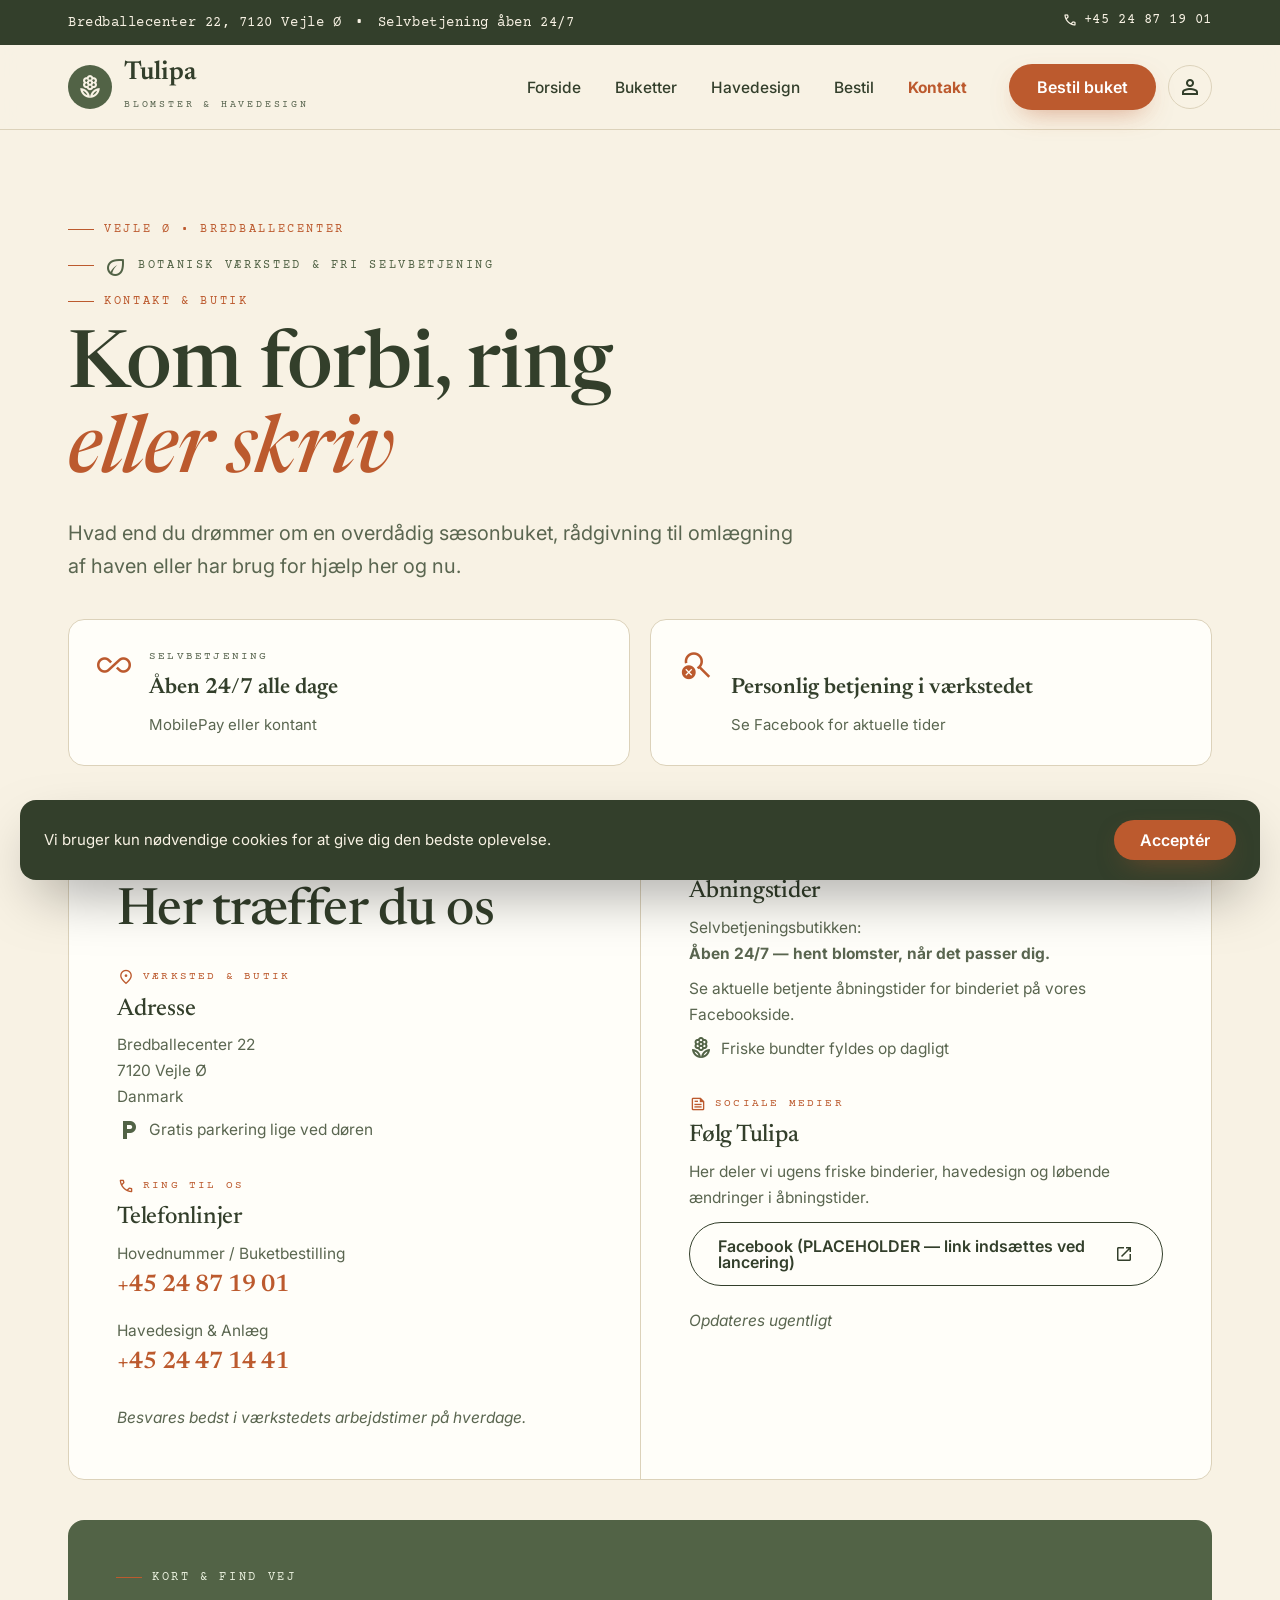
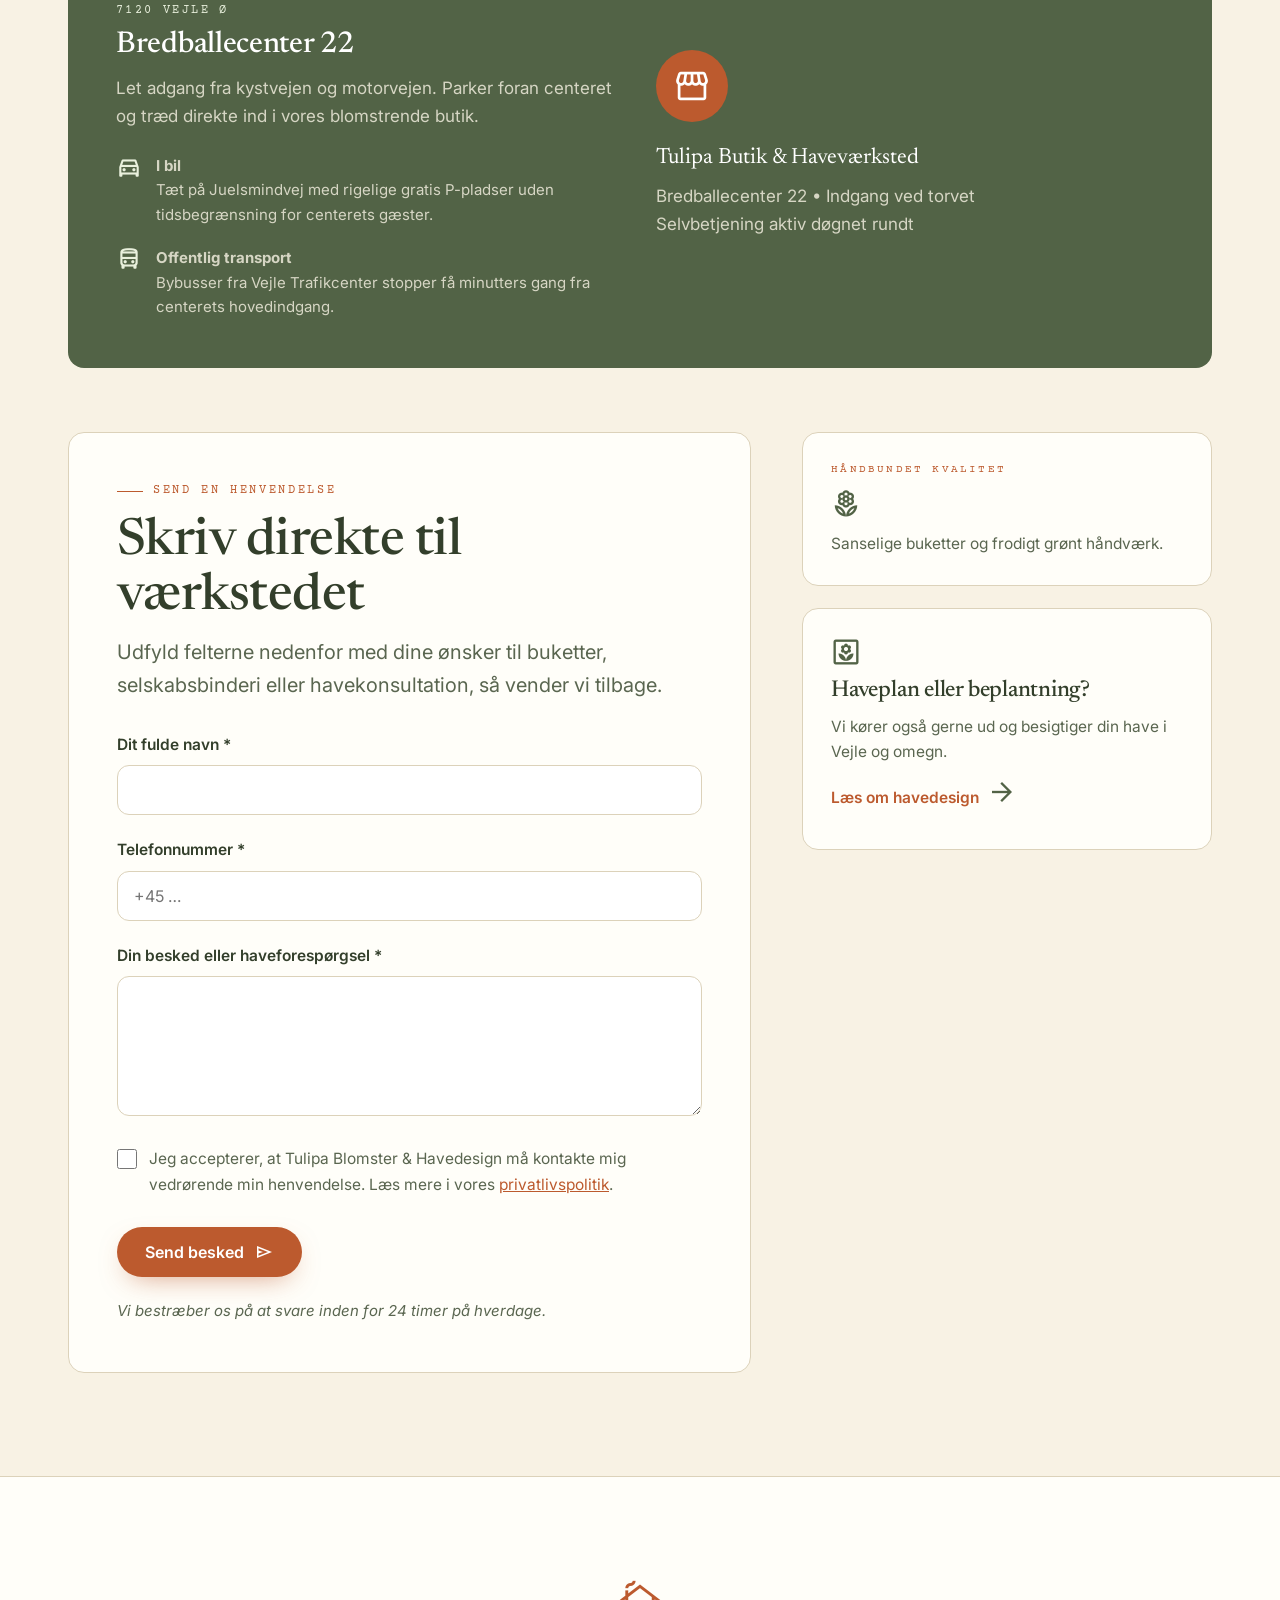
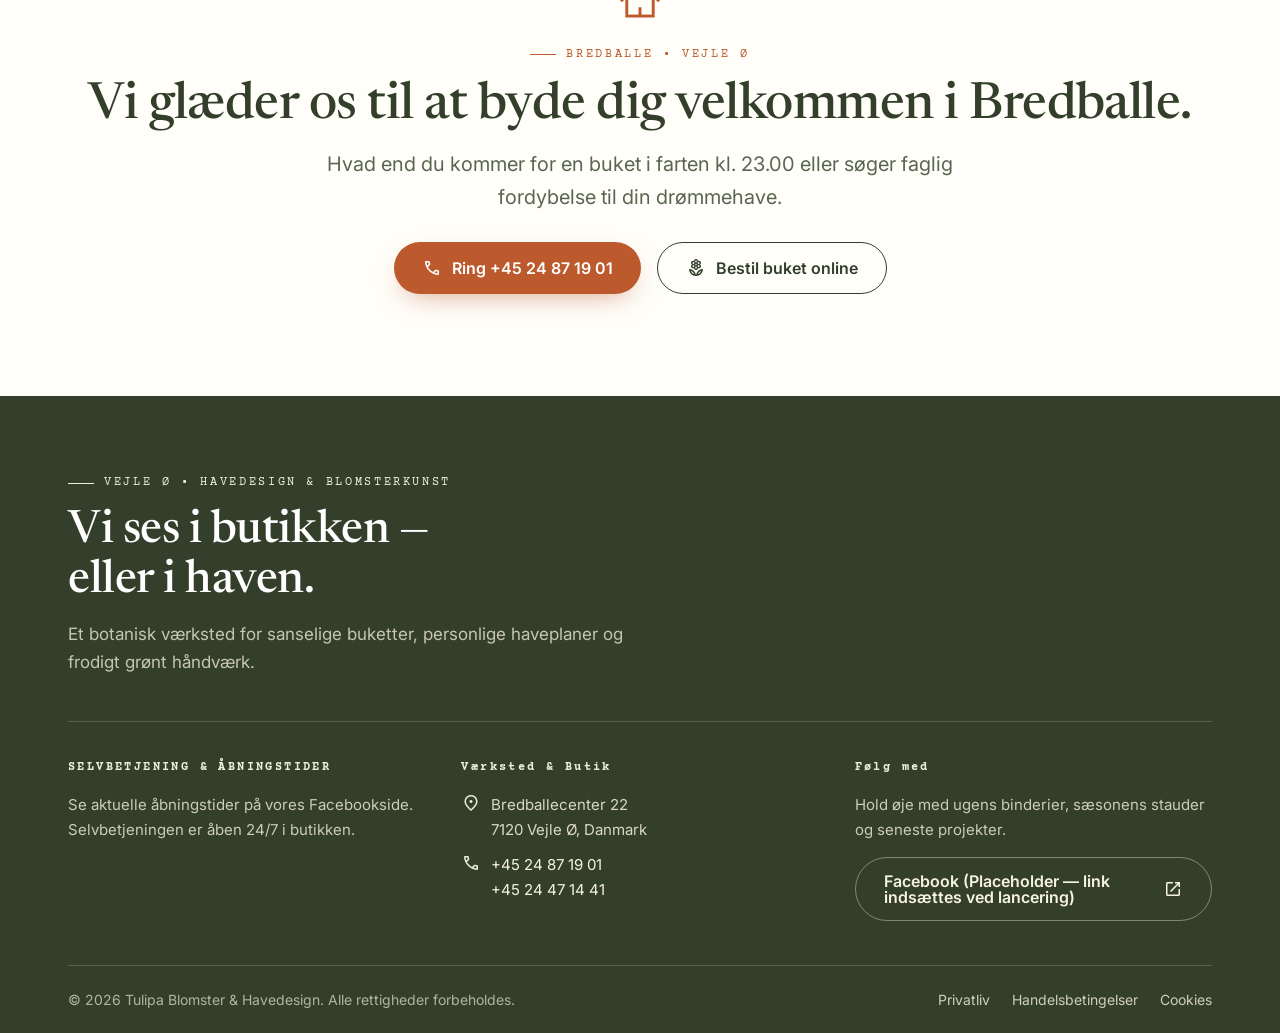
<file: kontakt.html>
<!DOCTYPE html>
<html lang="da">
<head>
<meta charset="UTF-8">
<meta name="viewport" content="width=device-width, initial-scale=1.0">
<title>Kontakt | Tulipa Blomster &amp; Havedesign — Bredballecenter 22, Vejle Ø</title>
<meta name="description" content="Kom forbi, ring eller skriv til Tulipa Blomster & Havedesign, Bredballecenter 22, 7120 Vejle Ø. Selvbetjening åben 24/7.">
<link rel="preconnect" href="https://fonts.googleapis.com">
<link rel="preconnect" href="https://fonts.gstatic.com" crossorigin>
<link href="https://fonts.googleapis.com/css2?family=Newsreader:ital,opsz,wght@0,6..72,400..700;1,6..72,400..700&family=Inter:wght@400;500;600;700&family=Courier+Prime:wght@400;700&family=Material+Symbols+Outlined:opsz,wght,FILL,GRAD@24,400,0,0&display=swap" rel="stylesheet">
<link rel="stylesheet" href="assets/css/style.css">
</head>
<body data-page="kontakt">

<div class="topbar">
  <div class="wrap">
    <div class="left"><span data-addr></span><span aria-hidden="true">•</span><span>Selvbetjening åben 24/7</span></div>
    <div class="right"><a data-phone1 href="#"><span class="material-symbols-outlined" aria-hidden="true">call</span><span>+45 24 87 19 01</span></a></div>
  </div>
</div>

<header class="site-header">
  <div class="wrap">
    <a class="brand" href="index.html" aria-label="Tulipa Blomster og Havedesign – forside">
      <span class="brand-mark"><span class="material-symbols-outlined" aria-hidden="true">local_florist</span></span>
      <span><span class="brand-name">Tulipa</span><br><span class="brand-sub">BLOMSTER &amp; HAVEDESIGN</span></span>
    </a>
    <nav class="main-nav" aria-label="Hovedmenu">
      <a href="index.html">Forside</a>
      <a href="buketter.html">Buketter</a>
      <a href="havedesign.html">Havedesign</a>
      <a href="bestil.html">Bestil</a>
      <a href="kontakt.html" class="active" aria-current="page">Kontakt</a>
    </nav>
    <div class="header-cta">
      <a class="btn btn-primary" href="bestil.html">Bestil buket</a>
      <button class="account-btn" aria-label="Konto"><span class="material-symbols-outlined" aria-hidden="true">person</span></button>
      <button class="burger" aria-label="Åbn menu" aria-expanded="false"><span class="material-symbols-outlined" aria-hidden="true">menu</span></button>
    </div>
  </div>
</header>

<main>
<section class="hero">
  <div class="wrap">
    <p class="eyebrow">VEJLE Ø • BREDBALLECENTER</p>
    <p class="eyebrow" style="color:var(--sage-deep)"><span class="material-symbols-outlined" aria-hidden="true">eco</span> Botanisk værksted &amp; fri selvbetjening</p>
    <p class="eyebrow">KONTAKT &amp; BUTIK</p>
    <h1>
      <span class="mask-line"><span>Kom forbi, ring</span></span>
      <span class="mask-line"><span><em class="accent">eller skriv</em></span></span>
    </h1>
    <p class="lede" style="margin-top:20px">Hvad end du drømmer om en overdådig sæsonbuket, rådgivning til omlægning af haven eller har brug for hjælp her og nu.</p>

    <div class="info-chips">
      <div class="info-chip reveal">
        <span class="material-symbols-outlined" aria-hidden="true">all_inclusive</span>
        <div><p class="k">SELVBETJENING</p><p class="h">Åben 24/7 alle dage</p><p style="color:var(--ink-soft);font-size:15px">MobilePay eller kontant</p></div>
      </div>
      <div class="info-chip reveal" style="--d:.1s">
        <span class="material-symbols-outlined" aria-hidden="true">search_off</span>
        <div><p class="k">&nbsp;</p><p class="h">Personlig betjening i værkstedet</p><p style="color:var(--ink-soft);font-size:15px">Se Facebook for aktuelle tider</p></div>
      </div>
    </div>

    <div class="kontakt-kort reveal">
      <div class="kk-col">
        <p class="eyebrow">DIREKTE KONTAKT</p>
        <h2 style="margin-bottom:28px">Her træffer du os</h2>
        <div class="kk-block">
          <p class="k"><span class="material-symbols-outlined" aria-hidden="true">location_on</span>VÆRKSTED &amp; BUTIK</p>
          <h3>Adresse</h3>
          <p>Bredballecenter 22<br>7120 Vejle Ø<br>Danmark</p>
          <p style="margin-top:8px;display:flex;gap:8px;align-items:center"><span class="material-symbols-outlined" aria-hidden="true" style="color:var(--sage-deep)">local_parking</span>Gratis parkering lige ved døren</p>
        </div>
        <div class="kk-block">
          <p class="k"><span class="material-symbols-outlined" aria-hidden="true">call</span>RING TIL OS</p>
          <h3>Telefonlinjer</h3>
          <p>Hovednummer / Buketbestilling</p>
          <p><a class="tel" data-phone1 href="#">+45 24 87 19 01</a></p>
          <p style="margin-top:12px">Havedesign &amp; Anlæg</p>
          <p><a class="tel" data-phone2 href="#">+45 24 47 14 41</a></p>
          <p class="week-note">Besvares bedst i værkstedets arbejdstimer på hverdage.</p>
        </div>
      </div>
      <div class="kk-col">
        <div class="kk-block">
          <p class="k"><span class="material-symbols-outlined" aria-hidden="true">schedule</span>TIDSPUNKTER</p>
          <h3>Åbningstider</h3>
          <p>Selvbetjeningsbutikken:</p>
          <p><strong>Åben 24/7 — hent blomster, når det passer dig.</strong></p>
          <p style="margin-top:10px">Se aktuelle betjente åbningstider for binderiet på vores Facebookside.</p>
          <p style="margin-top:8px;display:flex;gap:8px;align-items:center"><span class="material-symbols-outlined" aria-hidden="true" style="color:var(--sage-deep)">local_florist</span>Friske bundter fyldes op dagligt</p>
        </div>
        <div class="kk-block">
          <p class="k"><span class="material-symbols-outlined" aria-hidden="true">feed</span>SOCIALE MEDIER</p>
          <h3>Følg Tulipa</h3>
          <p>Her deler vi ugens friske binderier, havedesign og løbende ændringer i åbningstider.</p>
          <p style="margin-top:12px"><a class="btn btn-outline" href="#" aria-disabled="true" title="Link indsættes ved lancering">Facebook (PLACEHOLDER — link indsættes ved lancering) <span class="material-symbols-outlined" aria-hidden="true">open_in_new</span></a></p>
          <p class="week-note">Opdateres ugentligt</p>
        </div>
      </div>
    </div>

    <div class="map-card reveal">
      <div>
        <p class="eyebrow" style="color:var(--sage-pale)">KORT &amp; FIND VEJ</p>
        <p style="font-family:var(--mono);font-size:12px;letter-spacing:.2em;color:var(--sage-pale)">7120 VEJLE Ø</p>
        <h3 style="margin:8px 0 12px">Bredballecenter 22</h3>
        <p style="color:rgba(248,242,228,.8)">Let adgang fra kystvejen og motorvejen. Parker foran centeret og træd direkte ind i vores blomstrende butik.</p>
        <div class="transport">
          <div class="tr"><span class="material-symbols-outlined" aria-hidden="true">directions_car</span><div><p class="h">I bil</p><p>Tæt på Juelsmindvej med rigelige gratis P-pladser uden tidsbegrænsning for centerets gæster.</p></div></div>
          <div class="tr"><span class="material-symbols-outlined" aria-hidden="true">directions_bus</span><div><p class="h">Offentlig transport</p><p>Bybusser fra Vejle Trafikcenter stopper få minutters gang fra centerets hovedindgang.</p></div></div>
        </div>
      </div>
      <div>
        <div class="pin"><span class="material-symbols-outlined" aria-hidden="true">storefront</span></div>
        <p style="font-family:var(--serif);font-size:22px;color:#fff">Tulipa Butik &amp; Haveværksted</p>
        <p style="color:rgba(248,242,228,.8);margin-top:6px">Bredballecenter 22 • Indgang ved torvet<br>Selvbetjening aktiv døgnet rundt</p>
      </div>
    </div>
  </div>
</section>

<section class="section" style="padding-top:0">
  <div class="wrap">
    <div class="form-layout">
      <div class="form-card reveal">
        <p class="eyebrow">SEND EN HENVENDELSE</p>
        <h2>Skriv direkte til værkstedet</h2>
        <p class="lede">Udfyld felterne nedenfor med dine ønsker til buketter, selskabsbinderi eller havekonsultation, så vender vi tilbage.</p>
        <form data-validate novalidate>
          <div class="field">
            <label for="k-navn">Dit fulde navn *</label>
            <input type="text" id="k-navn" name="navn" data-required autocomplete="name">
            <p class="err">Udfyld dit navn.</p>
          </div>
          <div class="field">
            <label for="k-tel">Telefonnummer *</label>
            <input type="tel" id="k-tel" name="telefon" data-required autocomplete="tel" placeholder="+45 …">
            <p class="err">Udfyld et gyldigt telefonnummer (mindst 8 cifre).</p>
          </div>
          <div class="field">
            <label for="k-besked">Din besked eller haveforespørgsel *</label>
            <textarea id="k-besked" name="besked" data-required></textarea>
            <p class="err">Skriv din besked.</p>
          </div>
          <div class="field consent">
            <input type="checkbox" id="k-samtykke" data-required>
            <label for="k-samtykke" style="font-weight:400">Jeg accepterer, at <span data-brand>Tulipa Blomster &amp; Havedesign</span> må kontakte mig vedrørende min henvendelse. Læs mere i vores <a href="privatliv.html" style="color:var(--terracotta)">privatlivspolitik</a>.</label>
            <p class="err" style="flex-basis:100%">Du skal acceptere, før vi kan behandle din henvendelse.</p>
          </div>
          <button class="btn btn-primary" type="submit">Send besked <span class="material-symbols-outlined" aria-hidden="true">send</span></button>
          <p class="week-note">Vi bestræber os på at svare inden for 24 timer på hverdage.</p>
        </form>
        <div class="form-success" role="status">
          <h3>Tak for din besked!</h3>
          <p>Vi vender tilbage hurtigst muligt. Demo-formular — ingen data er sendt.</p>
        </div>
      </div>
      <aside class="side-col">
        <div class="side-card reveal">
          <p class="k">HÅNDBUNDET KVALITET</p>
          <span class="material-symbols-outlined" aria-hidden="true">local_florist</span>
          <p>Sanselige buketter og frodigt grønt håndværk.</p>
        </div>
        <div class="side-card reveal" style="--d:.1s">
          <span class="material-symbols-outlined" aria-hidden="true">yard</span>
          <h3>Haveplan eller beplantning?</h3>
          <p>Vi kører også gerne ud og besigtiger din have i Vejle og omegn.</p>
          <p style="margin-top:12px"><a class="text-link" href="havedesign.html">Læs om havedesign <span class="material-symbols-outlined" aria-hidden="true">arrow_forward</span></a></p>
        </div>
      </aside>
    </div>
  </div>
</section>

<!-- ═══ CTA ═══ -->
<section class="section" style="background:var(--paper);border-top:1px solid var(--line)">
  <div class="wrap" style="text-align:center">
    <span class="material-symbols-outlined reveal" aria-hidden="true" style="font-size:44px;color:var(--terracotta)">cottage</span>
    <p class="eyebrow reveal" style="justify-content:center;margin-top:14px">BREDBALLE • VEJLE Ø</p>
    <h2 class="reveal" style="--d:.08s">Vi glæder os til at byde dig velkommen i Bredballe.</h2>
    <p class="lede reveal" style="--d:.14s;margin:14px auto 0">Hvad end du kommer for en buket i farten kl. 23.00 eller søger faglig fordybelse til din drømmehave.</p>
    <div class="btn-row reveal" style="--d:.2s;display:flex;gap:16px;justify-content:center;flex-wrap:wrap;margin-top:28px">
      <a class="btn btn-primary" data-phone1 href="#"><span class="material-symbols-outlined" aria-hidden="true">call</span>Ring +45 24 87 19 01</a>
      <a class="btn btn-outline" href="bestil.html"><span class="material-symbols-outlined" aria-hidden="true">local_florist</span>Bestil buket online</a>
    </div>
  </div>
</section>
</main>

<footer class="site-footer">
  <div class="wrap">
    <p class="eyebrow">VEJLE Ø • HAVEDESIGN &amp; BLOMSTERKUNST</p>
    <h3>Vi ses i butikken — eller i haven.</h3>
    <p class="f-lede">Et botanisk værksted for sanselige buketter, personlige haveplaner og frodigt grønt håndværk.</p>
    <div class="f-grid">
      <div>
        <h4>SELVBETJENING &amp; ÅBNINGSTIDER</h4>
        <p>Se aktuelle åbningstider på vores Facebookside. Selvbetjeningen er åben 24/7 i butikken.</p>
      </div>
      <div>
        <h4>Værksted &amp; Butik</h4>
        <p class="fline"><span class="material-symbols-outlined" aria-hidden="true">location_on</span><span>Bredballecenter 22<br>7120 Vejle Ø, Danmark</span></p>
        <p class="fline"><span class="material-symbols-outlined" aria-hidden="true">call</span><span><a data-phone1 href="#">+45 24 87 19 01</a><br><a data-phone2 href="#">+45 24 47 14 41</a></span></p>
      </div>
      <div>
        <h4>Følg med</h4>
        <p>Hold øje med ugens binderier, sæsonens stauder og seneste projekter.</p>
        <a class="btn btn-fb" href="#" aria-disabled="true" title="Link indsættes ved lancering">Facebook (Placeholder — link indsættes ved lancering) <span class="material-symbols-outlined" aria-hidden="true">open_in_new</span></a>
      </div>
    </div>
    <div class="f-bottom">
      <span>© <span data-year>2025</span> <span data-brand>Tulipa Blomster &amp; Havedesign</span>. Alle rettigheder forbeholdes.</span>
      <nav class="legal" aria-label="Juridisk">
        <a href="privatliv.html">Privatliv</a>
        <a href="handelsbetingelser.html">Handelsbetingelser</a>
        <a href="cookies.html">Cookies</a>
      </nav>
    </div>
  </div>
</footer>

<div class="cookie-banner" id="cookie-banner" role="dialog" aria-label="Cookies">
  <p>Vi bruger kun nødvendige cookies for at give dig den bedste oplevelse.</p>
  <button class="btn btn-primary" id="cookie-accept">Acceptér</button>
</div>

<script src="assets/js/main.js"></script>
</body>
</html>
</file>
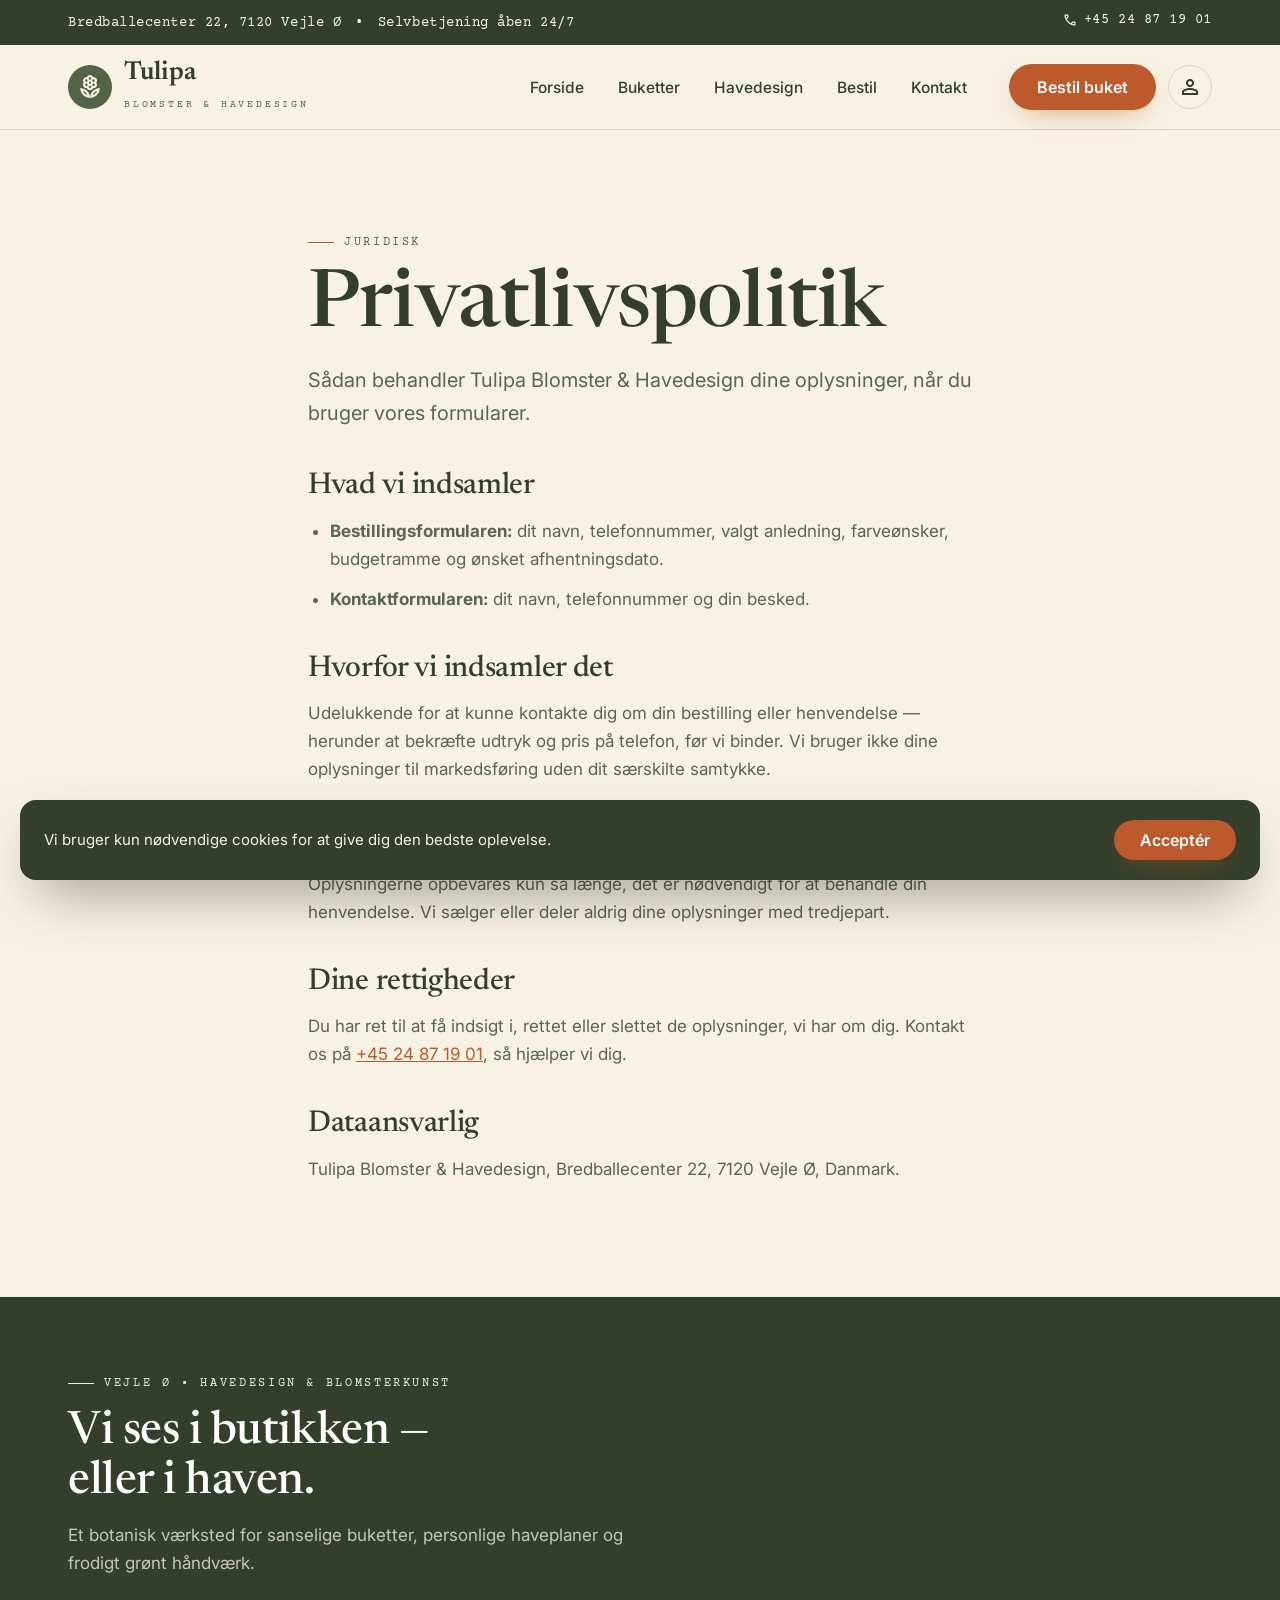
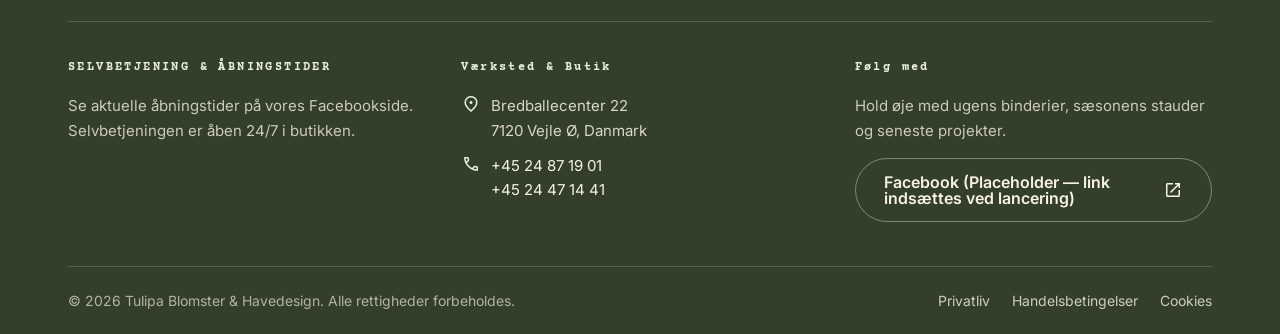
<file: privatliv.html>
<!DOCTYPE html>
<html lang="da">
<head>
<meta charset="UTF-8">
<meta name="viewport" content="width=device-width, initial-scale=1.0">
<title>Privatlivspolitik | Tulipa Blomster &amp; Havedesign</title>
<meta name="description" content="Privatlivspolitik for Tulipa Blomster & Havedesign — hvad vi indsamler via formularerne, og hvorfor.">
<link rel="preconnect" href="https://fonts.googleapis.com">
<link rel="preconnect" href="https://fonts.gstatic.com" crossorigin>
<link href="https://fonts.googleapis.com/css2?family=Newsreader:ital,opsz,wght@0,6..72,400..700;1,6..72,400..700&family=Inter:wght@400;500;600;700&family=Courier+Prime:wght@400;700&family=Material+Symbols+Outlined:opsz,wght,FILL,GRAD@24,400,0,0&display=swap" rel="stylesheet">
<link rel="stylesheet" href="assets/css/style.css">
</head>
<body data-page="privatliv">

<div class="topbar">
  <div class="wrap">
    <div class="left"><span data-addr></span><span aria-hidden="true">•</span><span>Selvbetjening åben 24/7</span></div>
    <div class="right"><a data-phone1 href="#"><span class="material-symbols-outlined" aria-hidden="true">call</span><span>+45 24 87 19 01</span></a></div>
  </div>
</div>

<header class="site-header">
  <div class="wrap">
    <a class="brand" href="index.html" aria-label="Tulipa Blomster og Havedesign – forside">
      <span class="brand-mark"><span class="material-symbols-outlined" aria-hidden="true">local_florist</span></span>
      <span><span class="brand-name">Tulipa</span><br><span class="brand-sub">BLOMSTER &amp; HAVEDESIGN</span></span>
    </a>
    <nav class="main-nav" aria-label="Hovedmenu">
      <a href="index.html">Forside</a>
      <a href="buketter.html">Buketter</a>
      <a href="havedesign.html">Havedesign</a>
      <a href="bestil.html">Bestil</a>
      <a href="kontakt.html">Kontakt</a>
    </nav>
    <div class="header-cta">
      <a class="btn btn-primary" href="bestil.html">Bestil buket</a>
      <button class="account-btn" aria-label="Konto"><span class="material-symbols-outlined" aria-hidden="true">person</span></button>
      <button class="burger" aria-label="Åbn menu" aria-expanded="false"><span class="material-symbols-outlined" aria-hidden="true">menu</span></button>
    </div>
  </div>
</header>

<main>
<section class="section">
  <div class="wrap legal-body">
    <p class="eyebrow">JURIDISK</p>
    <h1>Privatlivspolitik</h1>
    <p class="lede" style="margin-top:14px">Sådan behandler <span data-brand>Tulipa Blomster &amp; Havedesign</span> dine oplysninger, når du bruger vores formularer.</p>

    <h2>Hvad vi indsamler</h2>
    <ul>
      <li><strong>Bestillingsformularen:</strong> dit navn, telefonnummer, valgt anledning, farveønsker, budgetramme og ønsket afhentningsdato.</li>
      <li><strong>Kontaktformularen:</strong> dit navn, telefonnummer og din besked.</li>
    </ul>
    <h2>Hvorfor vi indsamler det</h2>
    <p>Udelukkende for at kunne kontakte dig om din bestilling eller henvendelse — herunder at bekræfte udtryk og pris på telefon, før vi binder. Vi bruger ikke dine oplysninger til markedsføring uden dit særskilte samtykke.</p>
    <h2>Opbevaring og deling</h2>
    <p>Oplysningerne opbevares kun så længe, det er nødvendigt for at behandle din henvendelse. Vi sælger eller deler aldrig dine oplysninger med tredjepart.</p>
    <h2>Dine rettigheder</h2>
    <p>Du har ret til at få indsigt i, rettet eller slettet de oplysninger, vi har om dig. Kontakt os på <a data-phone1 href="#" style="color:var(--terracotta)">+45 24 87 19 01</a>, så hjælper vi dig.</p>
    <h2>Dataansvarlig</h2>
    <p><span data-brand>Tulipa Blomster &amp; Havedesign</span>, Bredballecenter 22, 7120 Vejle Ø, Danmark.</p>
  </div>
</section>
</main>

<footer class="site-footer">
  <div class="wrap">
    <p class="eyebrow">VEJLE Ø • HAVEDESIGN &amp; BLOMSTERKUNST</p>
    <h3>Vi ses i butikken — eller i haven.</h3>
    <p class="f-lede">Et botanisk værksted for sanselige buketter, personlige haveplaner og frodigt grønt håndværk.</p>
    <div class="f-grid">
      <div>
        <h4>SELVBETJENING &amp; ÅBNINGSTIDER</h4>
        <p>Se aktuelle åbningstider på vores Facebookside. Selvbetjeningen er åben 24/7 i butikken.</p>
      </div>
      <div>
        <h4>Værksted &amp; Butik</h4>
        <p class="fline"><span class="material-symbols-outlined" aria-hidden="true">location_on</span><span>Bredballecenter 22<br>7120 Vejle Ø, Danmark</span></p>
        <p class="fline"><span class="material-symbols-outlined" aria-hidden="true">call</span><span><a data-phone1 href="#">+45 24 87 19 01</a><br><a data-phone2 href="#">+45 24 47 14 41</a></span></p>
      </div>
      <div>
        <h4>Følg med</h4>
        <p>Hold øje med ugens binderier, sæsonens stauder og seneste projekter.</p>
        <a class="btn btn-fb" href="#" aria-disabled="true" title="Link indsættes ved lancering">Facebook (Placeholder — link indsættes ved lancering) <span class="material-symbols-outlined" aria-hidden="true">open_in_new</span></a>
      </div>
    </div>
    <div class="f-bottom">
      <span>© <span data-year>2025</span> <span data-brand>Tulipa Blomster &amp; Havedesign</span>. Alle rettigheder forbeholdes.</span>
      <nav class="legal" aria-label="Juridisk">
        <a href="privatliv.html">Privatliv</a>
        <a href="handelsbetingelser.html">Handelsbetingelser</a>
        <a href="cookies.html">Cookies</a>
      </nav>
    </div>
  </div>
</footer>

<div class="cookie-banner" id="cookie-banner" role="dialog" aria-label="Cookies">
  <p>Vi bruger kun nødvendige cookies for at give dig den bedste oplevelse.</p>
  <button class="btn btn-primary" id="cookie-accept">Acceptér</button>
</div>

<script src="assets/js/main.js"></script>
</body>
</html>
</file>
<file: assets/css/style.css>
/* ═══════════════════════════════════════════════════════════
   TULIPA — "Botanisk Haandvaerk" design system
   Stitch export tokens: primary #BC5A2E · secondary #7C8E6E
   tertiary #EDE4CF · neutral #333F2B
   Headline: Newsreader · Body: Inter · Labels: Courier Prime
   ═══════════════════════════════════════════════════════════ */
:root{
  --terracotta:#BC5A2E;
  --terracotta-deep:#9A4522;
  --terracotta-soft:#F7E6DB;
  --sage:#7C8E6E;
  --sage-deep:#526346;
  --sage-pale:#E9F0DD;
  --cream:#F8F2E4;
  --cream-deep:#EDE4CF;
  --paper:#FFFEF9;
  --ink:#333F2B;
  --ink-soft:#5A6650;
  --line:#DCD2BA;
  --radius:16px;
  --ease:cubic-bezier(0.16,1,0.3,1);
  --serif:"Newsreader",Georgia,"Times New Roman",serif;
  --sans:"Inter",-apple-system,"Segoe UI",sans-serif;
  --mono:"Courier Prime","Courier New",monospace;
}
*{margin:0;padding:0;box-sizing:border-box}
html{scroll-behavior:smooth}
body{
  font-family:var(--sans);
  background:var(--cream);
  color:var(--ink);
  line-height:1.65;
  font-size:17px;
  -webkit-font-smoothing:antialiased;
  overflow-x:hidden;
}
img{max-width:100%;display:block}
a{color:inherit}
.wrap{max-width:1240px;margin:0 auto;padding-inline:clamp(20px,4vw,48px)}
::selection{background:var(--terracotta);color:#fff}

/* ————— Typografi ————— */
.eyebrow{
  font-family:var(--mono);font-size:12px;letter-spacing:.22em;
  text-transform:uppercase;color:var(--terracotta);
  margin-bottom:14px;display:flex;align-items:center;gap:10px;
}
.eyebrow::before{content:"";width:26px;height:1px;background:var(--terracotta)}
h1,h2,h3,.serif{font-family:var(--serif);font-weight:500;line-height:1.08;letter-spacing:-.01em}
h1{font-size:clamp(44px,6.2vw,84px)}
h2{font-size:clamp(32px,4vw,52px)}
h3{font-size:clamp(22px,2.4vw,30px)}
.accent{color:var(--terracotta);font-style:italic;font-weight:500}
.lede{font-size:clamp(17px,1.6vw,20px);color:var(--ink-soft);max-width:56ch}

/* ————— Knapper ————— */
.btn{
  display:inline-flex;align-items:center;gap:10px;
  font-family:var(--sans);font-weight:600;font-size:16px;
  padding:15px 28px;border-radius:999px;border:none;cursor:pointer;
  text-decoration:none;transition:transform .35s var(--ease),background .3s,box-shadow .3s,color .3s;
  line-height:1;
}
.btn .material-symbols-outlined{font-size:20px}
.btn-primary{background:var(--terracotta);color:#fff;box-shadow:0 10px 28px -12px rgba(188,90,46,.65)}
.btn-primary:hover{background:var(--terracotta-deep);transform:translateY(-2px)}
.btn-ghost{background:var(--cream-deep);color:var(--ink)}
.btn-ghost:hover{background:#e2d5b8;transform:translateY(-2px)}
.btn-outline{background:transparent;color:var(--ink);border:1.5px solid var(--ink)}
.btn-outline:hover{background:var(--ink);color:var(--cream)}
.btn-inverted{background:var(--cream);color:var(--ink)}
.btn-inverted:hover{background:#fff;transform:translateY(-2px)}

/* ————— Top utility bar ————— */
.topbar{
  background:var(--ink);color:var(--cream);font-size:13.5px;
  font-family:var(--mono);letter-spacing:.04em;
}
.topbar .wrap{display:flex;justify-content:space-between;align-items:center;gap:16px;padding-block:9px;flex-wrap:wrap}
.topbar .left{display:flex;gap:14px;align-items:center;flex-wrap:wrap}
.topbar a{color:var(--cream);text-decoration:none;display:inline-flex;align-items:center;gap:6px}
.topbar a:hover{color:#fff;text-decoration:underline}
.topbar .material-symbols-outlined{font-size:16px}

/* ————— Header / nav ————— */
.site-header{
  position:sticky;top:0;z-index:60;
  background:rgba(248,242,228,.88);backdrop-filter:blur(14px);-webkit-backdrop-filter:blur(14px);
  border-bottom:1px solid var(--line);
}
.site-header .wrap{display:flex;align-items:center;gap:28px;padding-block:14px}
.brand{display:flex;align-items:center;gap:12px;text-decoration:none;margin-right:auto}
.brand-mark{
  width:44px;height:44px;border-radius:50%;background:var(--sage-deep);color:var(--cream);
  display:grid;place-items:center;flex-shrink:0;
}
.brand-mark .material-symbols-outlined{font-size:26px}
.brand-name{font-family:var(--serif);font-size:26px;font-weight:600;line-height:1}
.brand-sub{font-family:var(--mono);font-size:10px;letter-spacing:.28em;color:var(--ink-soft);margin-top:3px}
.main-nav{display:flex;gap:6px;align-items:center}
.main-nav a{
  text-decoration:none;font-weight:500;font-size:15.5px;padding:10px 14px;border-radius:999px;
  transition:background .25s,color .25s;
}
.main-nav a:hover{background:var(--cream-deep)}
.main-nav a.active{color:var(--terracotta);font-weight:700}
.header-cta{display:flex;align-items:center;gap:12px}
.account-btn{
  width:44px;height:44px;border-radius:50%;border:1.5px solid var(--line);
  background:transparent;display:grid;place-items:center;cursor:pointer;color:var(--ink);
  transition:border-color .25s,background .25s;
}
.account-btn:hover{border-color:var(--terracotta);background:var(--terracotta-soft)}
.burger{display:none;background:none;border:none;cursor:pointer;color:var(--ink);padding:8px}
.burger .material-symbols-outlined{font-size:30px}

/* ————— Hero ————— */
.hero{padding:clamp(48px,7vw,96px) 0 clamp(40px,5vw,72px);position:relative;overflow:hidden}
.hero-grid{display:grid;grid-template-columns:1.05fr .95fr;gap:clamp(32px,5vw,72px);align-items:center}
.hero-copy .lede{margin:22px 0 32px}
.hero-ctas{display:flex;gap:14px;flex-wrap:wrap}
.mask-line{display:block;overflow:hidden}
.mask-line>span{display:block;transform:translateY(110%);animation:lineUp 1s var(--ease) forwards}
.mask-line:nth-child(2)>span{animation-delay:.12s}
.mask-line:nth-child(3)>span{animation-delay:.24s}
@keyframes lineUp{to{transform:translateY(0)}}
.hero-fig{position:relative}
.hero-img-frame{border-radius:var(--radius);overflow:hidden;box-shadow:0 30px 60px -30px rgba(51,63,43,.45);position:relative}
.hero-img-frame img{width:100%;height:clamp(380px,46vw,560px);object-fit:cover}
.hero-badge-card{
  position:absolute;left:-24px;bottom:36px;background:var(--paper);
  border-radius:var(--radius);padding:18px 22px;box-shadow:0 18px 40px -18px rgba(51,63,43,.4);
  max-width:250px;
}
.hero-badge-card .sig{font-family:var(--mono);font-size:11px;letter-spacing:.2em;color:var(--terracotta);margin-bottom:6px}
.hero-badge-card p{font-size:14px;color:var(--ink-soft);line-height:1.5}
.hero-stamp{
  position:absolute;top:22px;right:22px;background:var(--ink);color:var(--cream);
  font-family:var(--mono);font-size:12px;letter-spacing:.18em;
  width:104px;height:104px;border-radius:50%;display:grid;place-items:center;text-align:center;
  transform:rotate(10deg);line-height:1.5;box-shadow:0 14px 30px -12px rgba(0,0,0,.5);
}
.ai-tag{
  display:inline-block;font-family:var(--mono);font-size:10.5px;letter-spacing:.14em;text-transform:uppercase;
  background:rgba(51,63,43,.82);color:var(--cream);padding:6px 12px;border-radius:999px;
}
.hero-ai-note{margin-top:12px;display:flex;justify-content:flex-end}
.mini-features{display:grid;grid-template-columns:repeat(3,1fr);gap:16px;margin-top:clamp(32px,4vw,56px);padding-top:28px;border-top:1px solid var(--line)}
.mini-features .mf .t{font-family:var(--mono);font-size:11px;letter-spacing:.2em;color:var(--terracotta);margin-bottom:4px}
.mini-features .mf .h{font-family:var(--serif);font-size:19px;font-weight:600}
.mini-features .mf .s{font-size:14px;color:var(--ink-soft)}

/* ————— Ticker ————— */
.ticker{background:var(--ink);color:var(--cream);overflow:hidden;padding:16px 0;white-space:nowrap}
.ticker-track{display:inline-flex;gap:0;animation:marquee 28s linear infinite;will-change:transform}
.ticker span{font-family:var(--mono);font-size:14px;letter-spacing:.24em;padding-right:18px}
.ticker .dot{color:var(--terracotta)}
@keyframes marquee{to{transform:translateX(-50%)}}
.ticker:hover .ticker-track{animation-play-state:paused}

/* ————— Sektioner ————— */
.section{padding:clamp(56px,8vw,110px) 0}
.section-head{max-width:720px;margin-bottom:clamp(32px,4vw,56px)}
.section-head h2{margin-bottom:14px}

/* Bloom reveal */
.reveal{opacity:0;transform:scale(.92) translateY(26px);transition:opacity .9s var(--ease),transform .9s var(--ease);transition-delay:var(--d,0s)}
.reveal.in{opacity:1;transform:none}

/* Filosofi */
.filosofi{background:var(--paper);border-block:1px solid var(--line)}
.filosofi p.big{font-family:var(--serif);font-size:clamp(22px,2.8vw,32px);line-height:1.45;max-width:34ch}

/* Numbered rows */
.num-rows{display:grid;gap:0;border-top:1px solid var(--line)}
.num-row{
  display:grid;grid-template-columns:90px 64px 1fr auto;gap:clamp(16px,3vw,36px);
  padding:34px 0;border-bottom:1px solid var(--line);align-items:start;
}
.num-row .n{font-family:var(--serif);font-size:44px;color:var(--sage);line-height:1}
.num-row .ic{width:52px;height:52px;border-radius:50%;background:var(--sage-pale);display:grid;place-items:center;color:var(--sage-deep)}
.num-row .ic .material-symbols-outlined{font-size:28px}
.num-row h4{font-size:23px;margin-bottom:8px}
.num-row p{color:var(--ink-soft);max-width:52ch}
.tag{font-family:var(--mono);font-size:11px;letter-spacing:.16em;background:var(--cream-deep);padding:8px 14px;border-radius:999px;white-space:nowrap;align-self:center}

/* Fredagsbuket feature */
.fredag{background:var(--sage-pale);border-block:1px solid var(--line)}
.fredag-grid{display:grid;grid-template-columns:1fr 1fr;gap:clamp(32px,5vw,72px);align-items:center}
.fredag-img{border-radius:var(--radius);overflow:hidden;box-shadow:0 24px 50px -24px rgba(51,63,43,.4)}
.fredag-img img{width:100%;height:clamp(340px,40vw,520px);object-fit:cover}
.checklist{list-style:none;margin:24px 0;display:grid;gap:14px}
.checklist li{display:flex;gap:12px;align-items:flex-start;font-size:16.5px}
.checklist .material-symbols-outlined{color:var(--sage-deep);font-size:24px;flex-shrink:0}
.fredag-links{display:flex;gap:18px;flex-wrap:wrap;align-items:center;margin-top:8px}
.text-link{display:inline-flex;align-items:center;gap:8px;font-weight:600;color:var(--terracotta);text-decoration:none;border-bottom:2px solid transparent;transition:border-color .25s}
.text-link:hover{border-color:var(--terracotta)}
.text-link .material-symbols-outlined{font-size:20px}

/* Gallery cards — The Bloom */
.bloom-grid{display:grid;grid-template-columns:repeat(3,1fr);gap:28px}
.bloom-grid.two{grid-template-columns:repeat(2,1fr)}
.bloom-card{
  background:var(--paper);border:1px solid var(--line);border-radius:var(--radius);
  overflow:hidden;display:flex;flex-direction:column;position:relative;
  transition:transform .5s var(--ease),box-shadow .5s;
}
.bloom-card:hover{transform:translateY(-8px);box-shadow:0 30px 60px -28px rgba(51,63,43,.45)}
.bloom-card .imgwrap{position:relative;overflow:hidden;aspect-ratio:4/3.4}
.bloom-card .imgwrap img{width:100%;height:100%;object-fit:cover;transition:transform .8s var(--ease)}
.bloom-card:hover .imgwrap img{transform:scale(1.05)}
.bloom-card .imgwrap .ai-tag{position:absolute;top:14px;left:14px}
.bloom-card .ribbon{
  position:absolute;top:14px;right:-34px;background:var(--terracotta);color:#fff;
  font-family:var(--mono);font-size:11px;letter-spacing:.14em;padding:8px 40px;transform:rotate(38deg);
}
.bloom-card .body{padding:26px;display:grid;gap:10px;flex:1}
.bloom-card .style-no{font-family:var(--mono);font-size:11px;letter-spacing:.2em;color:var(--sage-deep);display:flex;align-items:center;gap:8px}
.bloom-card .style-no .material-symbols-outlined{font-size:18px}
.bloom-card h3{font-size:27px}
.bloom-card .cap{font-size:14px;color:var(--ink-soft);font-style:italic}
.bloom-card .desc{font-size:15.5px;color:var(--ink-soft)}
.bloom-card .tags{display:flex;gap:8px;flex-wrap:wrap;margin-top:4px}
.bloom-card .tags span{font-family:var(--mono);font-size:11px;letter-spacing:.08em;background:var(--sage-pale);color:var(--sage-deep);padding:5px 12px;border-radius:999px}
.bloom-card .price-note{font-size:14px;color:var(--ink-soft);border-top:1px dashed var(--line);padding-top:12px}
.bloom-card .card-link{margin-top:auto;padding-top:8px}
.honesty-band{
  display:flex;gap:16px;align-items:flex-start;background:var(--paper);
  border:1.5px dashed var(--sage);border-radius:var(--radius);padding:24px 28px;margin-bottom:40px;
}
.honesty-band .material-symbols-outlined{color:var(--sage-deep);font-size:30px;flex-shrink:0}
.honesty-band .t{font-family:var(--mono);font-size:12px;letter-spacing:.2em;color:var(--sage-deep);margin-bottom:6px}
.honesty-band p{color:var(--ink-soft);font-size:16px}

/* Havedesign teaser */
.teaser-havedesign{display:grid;grid-template-columns:1fr 1fr;gap:clamp(32px,5vw,72px);align-items:center}
.teaser-havedesign .imgwrap{border-radius:var(--radius);overflow:hidden;box-shadow:0 24px 50px -24px rgba(51,63,43,.4)}
.teaser-havedesign img{width:100%;height:clamp(320px,38vw,480px);object-fit:cover}
.phase-list{display:grid;gap:0;margin:26px 0 30px;border-top:1px solid var(--line)}
.phase{display:grid;grid-template-columns:86px 1fr;gap:18px;padding:18px 0;border-bottom:1px solid var(--line)}
.phase .ph{font-family:var(--mono);font-size:11px;letter-spacing:.18em;color:var(--terracotta);padding-top:4px}
.phase .h{font-family:var(--serif);font-size:20px;font-weight:600}
.phase .s{font-size:15px;color:var(--ink-soft)}

/* 24/7 panel */
.panel-247{background:var(--terracotta);color:#fff;border-radius:calc(var(--radius) + 8px);padding:clamp(36px,5vw,72px);position:relative;overflow:hidden}
.panel-247 .eyebrow{color:#fff}
.panel-247 .eyebrow::before{background:#fff}
.panel-247 h2{color:#fff;margin-bottom:14px}
.panel-247 p{color:rgba(255,255,255,.88);max-width:56ch}
.panel-247 .meta{display:flex;gap:28px;flex-wrap:wrap;margin-top:26px}
.panel-247 .meta div{display:flex;align-items:center;gap:10px;font-weight:600}
.panel-247 .big-icon{position:absolute;right:clamp(20px,5vw,70px);top:50%;transform:translateY(-50%);opacity:.16}
.panel-247 .big-icon .material-symbols-outlined{font-size:clamp(120px,18vw,220px)}

/* Uge-strip */
.week-strip{display:grid;grid-auto-flow:column;grid-auto-columns:minmax(220px,1fr);gap:18px;overflow-x:auto;padding-bottom:12px;scroll-snap-type:x mandatory}
.day-card{background:var(--paper);border:1px solid var(--line);border-radius:var(--radius);padding:24px;scroll-snap-align:start;min-height:230px;display:flex;flex-direction:column;gap:10px;transition:transform .4s var(--ease),box-shadow .4s}
.day-card:hover{transform:translateY(-6px);box-shadow:0 20px 40px -22px rgba(51,63,43,.4)}
.day-card .d{font-family:var(--mono);font-size:11px;letter-spacing:.22em;color:var(--terracotta)}
.day-card h3{font-size:21px}
.day-card p{font-size:14.5px;color:var(--ink-soft);flex:1}
.day-card .material-symbols-outlined{color:var(--sage-deep);font-size:26px;margin-top:auto}
.week-note{margin-top:22px;font-size:15px;color:var(--ink-soft);font-style:italic;max-width:70ch}

/* CTA band */
.cta-band{text-align:center;padding:clamp(56px,8vw,100px) 0}
.cta-band .btn-row{display:flex;gap:16px;justify-content:center;flex-wrap:wrap;margin-top:28px}

/* Footer */
.site-footer{background:var(--ink);color:var(--cream);padding:clamp(48px,6vw,80px) 0 0;margin-top:0}
.site-footer .eyebrow{color:var(--sage-pale)}
.site-footer .eyebrow::before{background:var(--sage-pale)}
.site-footer h3{font-size:clamp(30px,4vw,46px);color:#fff;max-width:16ch;margin-bottom:14px}
.site-footer .f-lede{color:rgba(248,242,228,.75);max-width:52ch}
.f-grid{display:grid;grid-template-columns:repeat(3,1fr);gap:36px;margin:44px 0;padding-top:36px;border-top:1px solid rgba(248,242,228,.18)}
.f-grid h4{font-family:var(--mono);font-size:12px;letter-spacing:.2em;color:var(--sage-pale);margin-bottom:16px;font-weight:700}
.f-grid p{color:rgba(248,242,228,.78);font-size:15px}
.f-grid .fline{display:flex;gap:10px;align-items:flex-start;margin-bottom:10px;font-size:15px;color:rgba(248,242,228,.85)}
.f-grid .fline .material-symbols-outlined{font-size:20px;color:var(--sage-pale);flex-shrink:0}
.f-grid a{color:var(--cream);text-decoration:none}
.f-grid a:hover{text-decoration:underline}
.f-bottom{border-top:1px solid rgba(248,242,228,.18);padding:22px 0;display:flex;justify-content:space-between;align-items:center;gap:16px;flex-wrap:wrap;font-size:14px;color:rgba(248,242,228,.65)}
.f-bottom .legal{display:flex;gap:22px}
.f-bottom a{color:rgba(248,242,228,.8);text-decoration:none}
.f-bottom a:hover{text-decoration:underline}
.btn-fb{background:transparent;border:1.5px solid rgba(248,242,228,.4);color:var(--cream);margin-top:14px}
.btn-fb:hover{border-color:var(--cream);background:rgba(255,255,255,.08)}

/* Cookie banner */
.cookie-banner{
  position:fixed;left:20px;right:20px;bottom:20px;z-index:100;
  background:var(--ink);color:var(--cream);border-radius:var(--radius);
  padding:20px 24px;display:flex;gap:20px;align-items:center;justify-content:space-between;flex-wrap:wrap;
  box-shadow:0 24px 60px -20px rgba(0,0,0,.5);transform:translateY(140%);transition:transform .6s var(--ease);
}
.cookie-banner.show{transform:none}
.cookie-banner p{font-size:15px;max-width:60ch}
.cookie-banner .btn{padding:12px 26px}

/* ————— Buketter side ————— */
.steps3{display:grid;grid-template-columns:repeat(3,1fr);gap:28px}
.step-card{background:var(--paper);border:1px solid var(--line);border-radius:var(--radius);padding:32px;display:grid;gap:12px}
.step-card .n{font-family:var(--serif);font-size:40px;color:var(--terracotta)}
.step-card .material-symbols-outlined{color:var(--sage-deep);font-size:30px}
.step-card h3{font-size:23px}
.step-card p{color:var(--ink-soft);font-size:15.5px}

/* ————— Havedesign side ————— */
.stat-trio{display:flex;gap:clamp(24px,5vw,72px);flex-wrap:wrap;margin-top:34px;padding-top:26px;border-top:1px solid var(--line)}
.stat .v{font-family:var(--serif);font-size:clamp(38px,4.5vw,56px);font-weight:600;color:var(--ink)}
.stat .l{font-family:var(--mono);font-size:11px;letter-spacing:.18em;color:var(--ink-soft);text-transform:uppercase;margin-top:4px}
.stat .ex{font-size:13px;color:var(--ink-soft);font-style:italic}
.unverified-note{margin-top:14px;font-size:13.5px;color:var(--ink-soft);font-style:italic}
.ydelser{display:grid;gap:0;border-top:1px solid var(--line);margin-top:20px}
.ydelse{display:grid;grid-template-columns:80px 64px 1fr;gap:clamp(14px,3vw,32px);padding:36px 0;border-bottom:1px solid var(--line);align-items:start}
.ydelse .n{font-family:var(--serif);font-size:40px;color:var(--sage)}
.ydelse .ic{width:52px;height:52px;border-radius:50%;background:var(--terracotta-soft);display:grid;place-items:center;color:var(--terracotta)}
.ydelse .ic .material-symbols-outlined{font-size:28px}
.ydelse h3{font-size:26px;margin-bottom:8px}
.ydelse .contains{font-family:var(--mono);font-size:11px;letter-spacing:.2em;color:var(--ink-soft);margin:18px 0 10px}
.ydelse ul{list-style:none;display:grid;gap:10px}
.ydelse ul li{display:flex;gap:10px;align-items:center;font-size:16px}
.ydelse ul .material-symbols-outlined{color:var(--sage-deep);font-size:22px}

/* Før/efter slider */
.ba-wrap{margin-top:36px}
.ba-slider{position:relative;border-radius:var(--radius);overflow:hidden;user-select:none;touch-action:pan-y;box-shadow:0 30px 60px -30px rgba(51,63,43,.5);aspect-ratio:16/9;background:var(--ink)}
.ba-slider img{position:absolute;inset:0;width:100%;height:100%;object-fit:cover;pointer-events:none}
.ba-after{clip-path:inset(0 calc(100% - var(--pos,50%)) 0 0)}
.ba-handle{
  position:absolute;top:0;bottom:0;left:var(--pos,50%);width:3px;background:#fff;cursor:ew-resize;
  box-shadow:0 0 20px rgba(0,0,0,.5);transform:translateX(-50%);
}
.ba-knob{
  position:absolute;top:50%;left:50%;transform:translate(-50%,-50%);
  width:58px;height:58px;border-radius:50%;background:#fff;color:var(--ink);
  display:grid;place-items:center;box-shadow:0 10px 30px rgba(0,0,0,.4);
}
.ba-knob .material-symbols-outlined{font-size:30px}
.ba-labels{display:flex;justify-content:space-between;margin-top:14px;gap:12px;flex-wrap:wrap}
.ba-labels .lbl{font-family:var(--mono);font-size:11.5px;letter-spacing:.16em}
.ba-labels .lbl.after{color:var(--terracotta);font-weight:700}
.ba-labels .lbl.before{color:var(--ink-soft)}
.ba-note{display:flex;gap:10px;align-items:center;margin-top:14px;font-size:14px;color:var(--ink-soft);font-style:italic}
.ba-note .material-symbols-outlined{font-size:20px}
.ba-range{width:100%;margin-top:18px;accent-color:var(--terracotta)}
.feature-trio{display:grid;grid-template-columns:repeat(3,1fr);gap:24px;margin-top:36px}
.feature-trio .ft{display:flex;gap:14px;align-items:flex-start}
.feature-trio .material-symbols-outlined{color:var(--terracotta);font-size:30px;flex-shrink:0}
.feature-trio h4{font-size:18px;margin-bottom:6px}
.feature-trio p{font-size:15px;color:var(--ink-soft)}

/* Proces */
.proces{display:grid;grid-template-columns:repeat(4,1fr);gap:22px;margin-top:36px}
.proces-step{background:var(--paper);border:1px solid var(--line);border-radius:var(--radius);padding:28px;position:relative}
.proces-step .step-no{font-family:var(--serif);font-size:52px;color:var(--cream-deep);line-height:1;position:absolute;top:14px;right:20px}
.proces-step .k{font-family:var(--mono);font-size:11px;letter-spacing:.2em;color:var(--terracotta);margin-bottom:10px}
.proces-step h3{font-size:22px;margin-bottom:8px}
.proces-step p{font-size:15px;color:var(--ink-soft)}
.cta-split{display:grid;grid-template-columns:1fr 1fr;gap:28px;margin-top:20px}
.cta-card{border-radius:var(--radius);padding:clamp(28px,4vw,48px)}
.cta-card h4{font-family:var(--mono);font-size:12px;letter-spacing:.2em;margin-bottom:12px}
.cta-card p{margin:10px 0 22px;font-size:16px}
.cta-card.terra{background:var(--terracotta);color:#fff}
.cta-card.terra a{color:#fff}
.cta-card.cream{background:var(--paper);border:1px solid var(--line)}
.cta-card h2{font-size:clamp(26px,3vw,36px)}

/* ————— Formularer ————— */
.form-layout{display:grid;grid-template-columns:1.25fr .75fr;gap:clamp(28px,4vw,56px);align-items:start}
.form-layout>*{min-width:0}
.side-col>*{min-width:0}
.form-card{background:var(--paper);border:1px solid var(--line);border-radius:var(--radius);padding:clamp(28px,4vw,48px)}
.form-card .lede{margin:10px 0 30px}
.field{margin-bottom:22px}
.field label{display:block;font-weight:600;font-size:15.5px;margin-bottom:8px}
.field label .opt{font-weight:400;color:var(--ink-soft);font-size:13.5px;margin-left:6px}
.field input[type=text],.field input[type=tel],.field input[type=date],.field textarea{
  width:100%;font-family:var(--sans);font-size:16px;color:var(--ink);
  border:1.5px solid var(--line);border-radius:12px;padding:14px 16px;background:#fff;
  transition:border-color .25s,box-shadow .25s;
}
.field input:focus,.field textarea:focus{outline:none;border-color:var(--terracotta);box-shadow:0 0 0 4px rgba(188,90,46,.14)}
.field textarea{min-height:140px;resize:vertical}
.field .hint{font-size:13.5px;color:var(--ink-soft);margin-top:6px;font-style:italic}
.field .err{display:none;font-size:13.5px;color:#A8321F;margin-top:6px;font-weight:600}
.field.invalid input,.field.invalid textarea{border-color:#A8321F}
.field.invalid .err{display:block}
.radio-group{display:grid;grid-template-columns:repeat(2,1fr);gap:12px}
.radio-pill{display:flex;align-items:center;gap:10px;border:1.5px solid var(--line);border-radius:999px;padding:12px 18px;cursor:pointer;font-size:15.5px;transition:border-color .25s,background .25s}
.radio-pill input{accent-color:var(--terracotta);width:18px;height:18px}
.radio-pill:has(input:checked){border-color:var(--terracotta);background:var(--terracotta-soft);font-weight:600}
.consent{display:flex;gap:12px;align-items:flex-start;font-size:15px;color:var(--ink-soft)}
.consent input{width:20px;height:20px;accent-color:var(--terracotta);flex-shrink:0;margin-top:3px}
.form-success{display:none;background:var(--sage-pale);border:1.5px solid var(--sage);border-radius:var(--radius);padding:28px;margin-top:8px}
.form-success.show{display:block;animation:popIn .5s var(--ease)}
.form-success h3{margin-bottom:8px}
@keyframes popIn{from{opacity:0;transform:scale(.96)}to{opacity:1;transform:scale(1)}}
.side-col{display:grid;gap:22px}
.side-card{background:var(--paper);border:1px solid var(--line);border-radius:var(--radius);padding:28px}
.side-card .k{font-family:var(--mono);font-size:11px;letter-spacing:.2em;color:var(--terracotta);margin-bottom:10px}
.side-card h3{font-size:23px;margin-bottom:10px}
.side-card p{font-size:15.5px;color:var(--ink-soft)}
.side-card .material-symbols-outlined{color:var(--sage-deep);font-size:30px;margin-bottom:12px}
.side-card blockquote{font-family:var(--serif);font-style:italic;font-size:19px;line-height:1.5}

/* Vinranke stepper */
.stepper{display:grid;grid-template-columns:repeat(4,1fr);gap:0;margin:40px 0;position:relative}
.stepper::before{content:"";position:absolute;top:26px;left:6%;right:6%;height:2px;background:var(--line)}
.stepper .stp{text-align:center;position:relative;padding:0 12px}
.stepper .dot{width:52px;height:52px;border-radius:50%;background:var(--paper);border:2px solid var(--terracotta);display:grid;place-items:center;margin:0 auto 16px;font-family:var(--serif);font-size:20px;color:var(--terracotta);position:relative;z-index:1}
.stepper .k{font-family:var(--mono);font-size:11px;letter-spacing:.2em;color:var(--terracotta)}
.stepper h2{font-size:22px;margin:6px 0 8px}
.stepper p{font-size:14.5px;color:var(--ink-soft)}

/* ————— Kontakt side ————— */
.info-chips{display:grid;grid-template-columns:1fr 1fr;gap:20px;margin:36px 0}
.info-chip{background:var(--paper);border:1px solid var(--line);border-radius:var(--radius);padding:28px;display:flex;gap:18px;align-items:flex-start}
.info-chip .material-symbols-outlined{font-size:34px;color:var(--terracotta);flex-shrink:0}
.info-chip .k{font-family:var(--mono);font-size:11px;letter-spacing:.2em;color:var(--ink-soft);margin-bottom:4px}
.info-chip .h{font-family:var(--serif);font-size:22px;font-weight:600;margin-bottom:6px}
.kontakt-kort{display:grid;grid-template-columns:1fr 1fr;gap:0;background:var(--paper);border:1px solid var(--line);border-radius:var(--radius);overflow:hidden;margin:20px 0 0}
.kk-col{padding:clamp(28px,4vw,48px)}
.kk-col+.kk-col{border-left:1px solid var(--line)}
.kk-block{margin-bottom:34px}
.kk-block:last-child{margin-bottom:0}
.kk-block .k{font-family:var(--mono);font-size:11px;letter-spacing:.2em;color:var(--terracotta);display:flex;align-items:center;gap:8px;margin-bottom:10px}
.kk-block .k .material-symbols-outlined{font-size:18px}
.kk-block h3{font-size:24px;margin-bottom:10px}
.kk-block p{font-size:15.5px;color:var(--ink-soft)}
.kk-block a.tel{font-family:var(--serif);font-size:24px;color:var(--terracotta);text-decoration:none;font-weight:600}
.kk-block a.tel:hover{text-decoration:underline}
.map-card{background:var(--sage-deep);color:var(--cream);border-radius:var(--radius);padding:clamp(28px,4vw,48px);margin-top:40px;display:grid;grid-template-columns:1fr 1fr;gap:32px;align-items:center}
.map-card h3{color:#fff}
.map-card .pin{width:72px;height:72px;border-radius:50%;background:var(--terracotta);display:grid;place-items:center;margin-bottom:18px}
.map-card .pin .material-symbols-outlined{font-size:38px;color:#fff}
.transport{display:grid;gap:18px;margin-top:24px}
.transport .tr{display:flex;gap:14px;align-items:flex-start}
.transport .material-symbols-outlined{color:var(--sage-pale);font-size:26px;flex-shrink:0}
.transport .h{font-weight:700}
.transport p{font-size:15px;color:rgba(248,242,228,.8)}

/* Juridiske sider */
.legal-body{max-width:760px}
.legal-body h2{font-size:30px;margin:40px 0 14px}
.legal-body p,.legal-body li{color:var(--ink-soft);margin-bottom:12px}
.legal-body ul{padding-left:22px}

/* ————— Responsive ————— */
@media(max-width:1024px){
  .hero-grid{grid-template-columns:1fr}
  .hero-badge-card{left:16px}
  .bloom-grid{grid-template-columns:repeat(2,1fr)}
  .fredag-grid,.teaser-havedesign{grid-template-columns:1fr}
  .proces{grid-template-columns:repeat(2,1fr)}
  .cta-split{grid-template-columns:1fr}
  .form-layout{grid-template-columns:1fr}
  .kontakt-kort{grid-template-columns:1fr}
  .kk-col+.kk-col{border-left:none;border-top:1px solid var(--line)}
  .map-card{grid-template-columns:1fr}
}
@media(max-width:760px){
  body{font-size:16px}
  .main-nav{
    display:none;position:absolute;top:100%;left:0;right:0;background:var(--cream);
    flex-direction:column;align-items:stretch;padding:12px 20px 20px;border-bottom:1px solid var(--line);
    box-shadow:0 30px 40px -30px rgba(51,63,43,.4);
  }
  .main-nav.open{display:flex}
  .main-nav a{padding:14px 10px;border-bottom:1px solid var(--line);border-radius:0}
  .burger{display:block}
  .header-cta .btn{display:none}
  .num-row{grid-template-columns:56px 1fr;grid-template-areas:"n body" "n tag"}
  .num-row .n{font-size:34px}
  .num-row .ic{display:none}
  .num-row .txt{grid-area:body}
  .num-row .tag{grid-area:tag;justify-self:start;margin-top:12px}
  .bloom-grid,.bloom-grid.two{grid-template-columns:1fr}
  .steps3{grid-template-columns:1fr}
  .feature-trio{grid-template-columns:1fr}
  .proces{grid-template-columns:1fr}
  .stepper{grid-template-columns:1fr 1fr;gap:28px}
  .stepper::before{display:none}
  .f-grid{grid-template-columns:1fr}
  .info-chips{grid-template-columns:1fr}
  .radio-group{grid-template-columns:1fr}
  .topbar .right{display:none}
  .hero-stamp{width:88px;height:88px;font-size:10px;top:14px;right:14px}
  .hero-badge-card{left:12px;right:12px;bottom:14px;max-width:none;padding:14px 18px}
  .mini-features{grid-template-columns:1fr;gap:14px}
  .week-strip{grid-auto-columns:minmax(200px,78vw)}
}

/* ————— Reduced motion ————— */
@media(prefers-reduced-motion:reduce){
  html{scroll-behavior:auto}
  *,*::before,*::after{animation-duration:.01ms!important;animation-iteration-count:1!important;transition-duration:.01ms!important}
  .ticker-track{animation:none}
  .mask-line>span{transform:none;animation:none}
  .reveal{opacity:1;transform:none}
}
</file>
